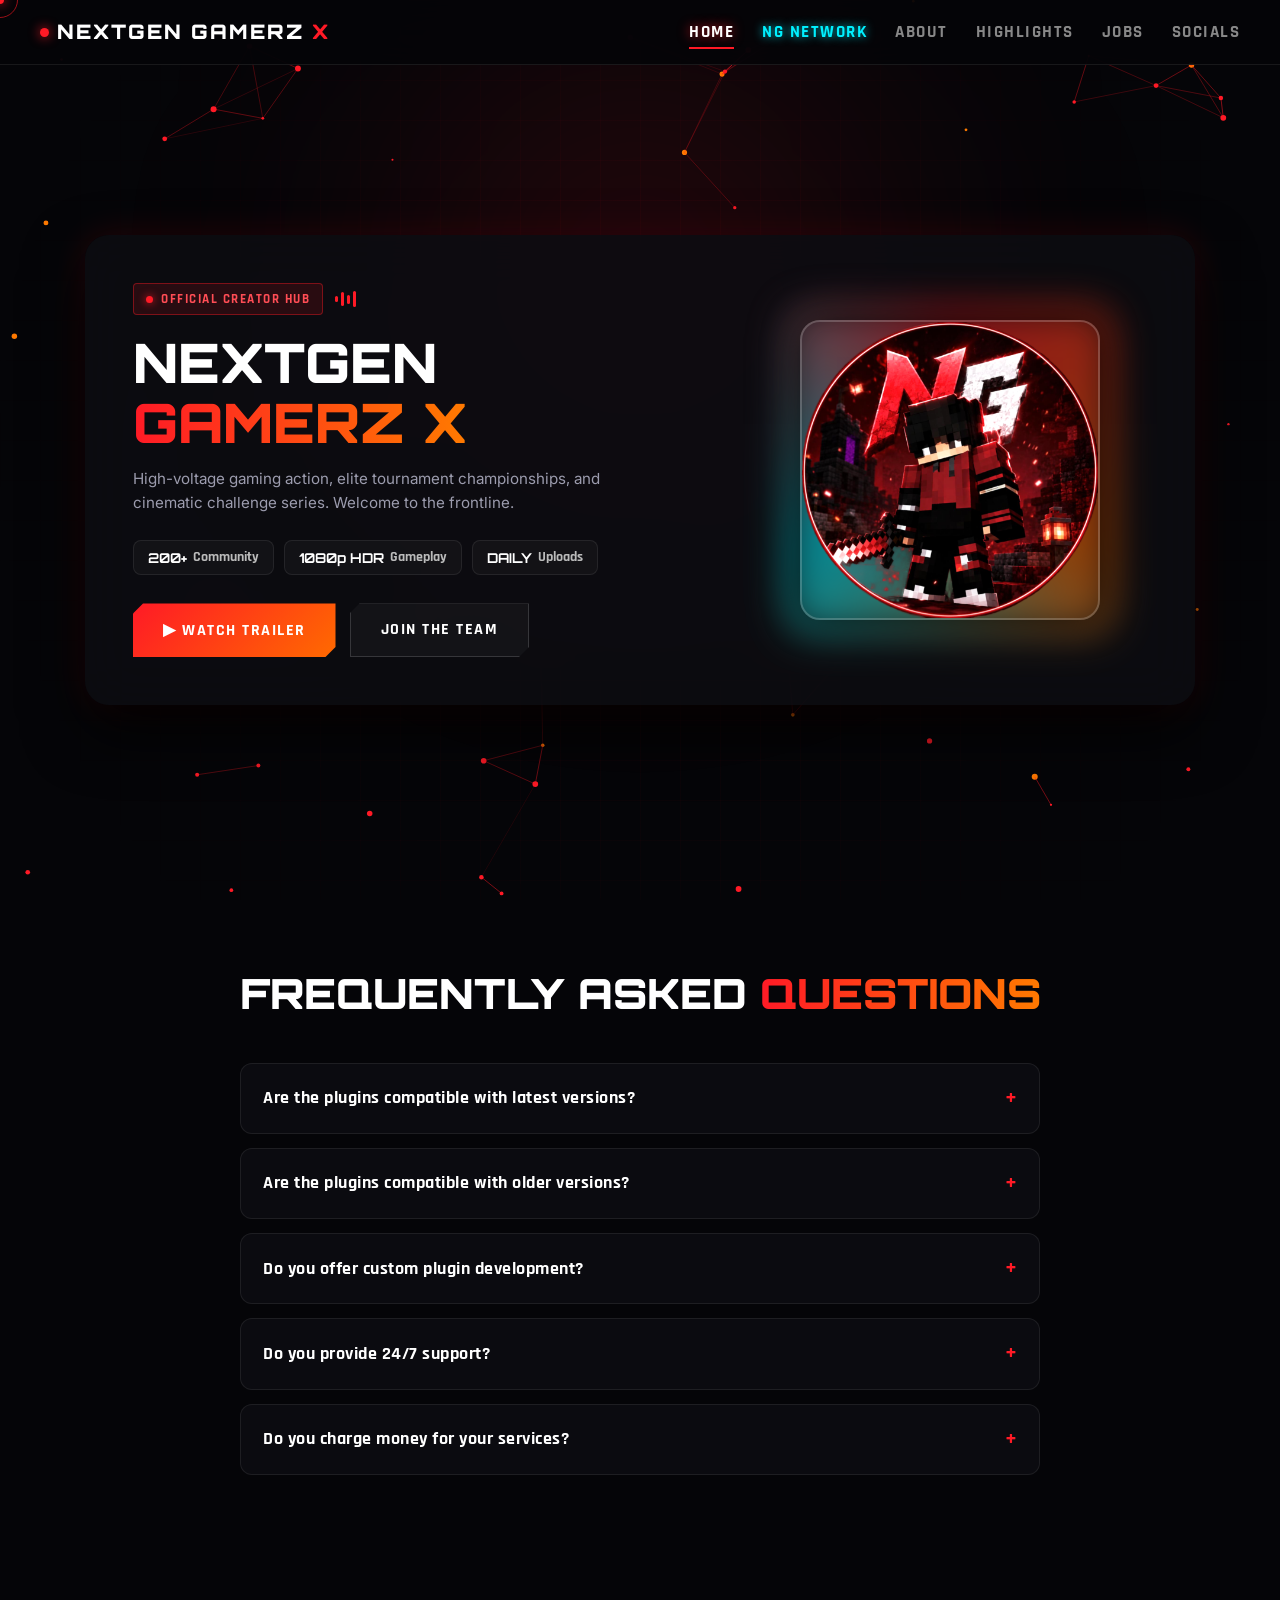
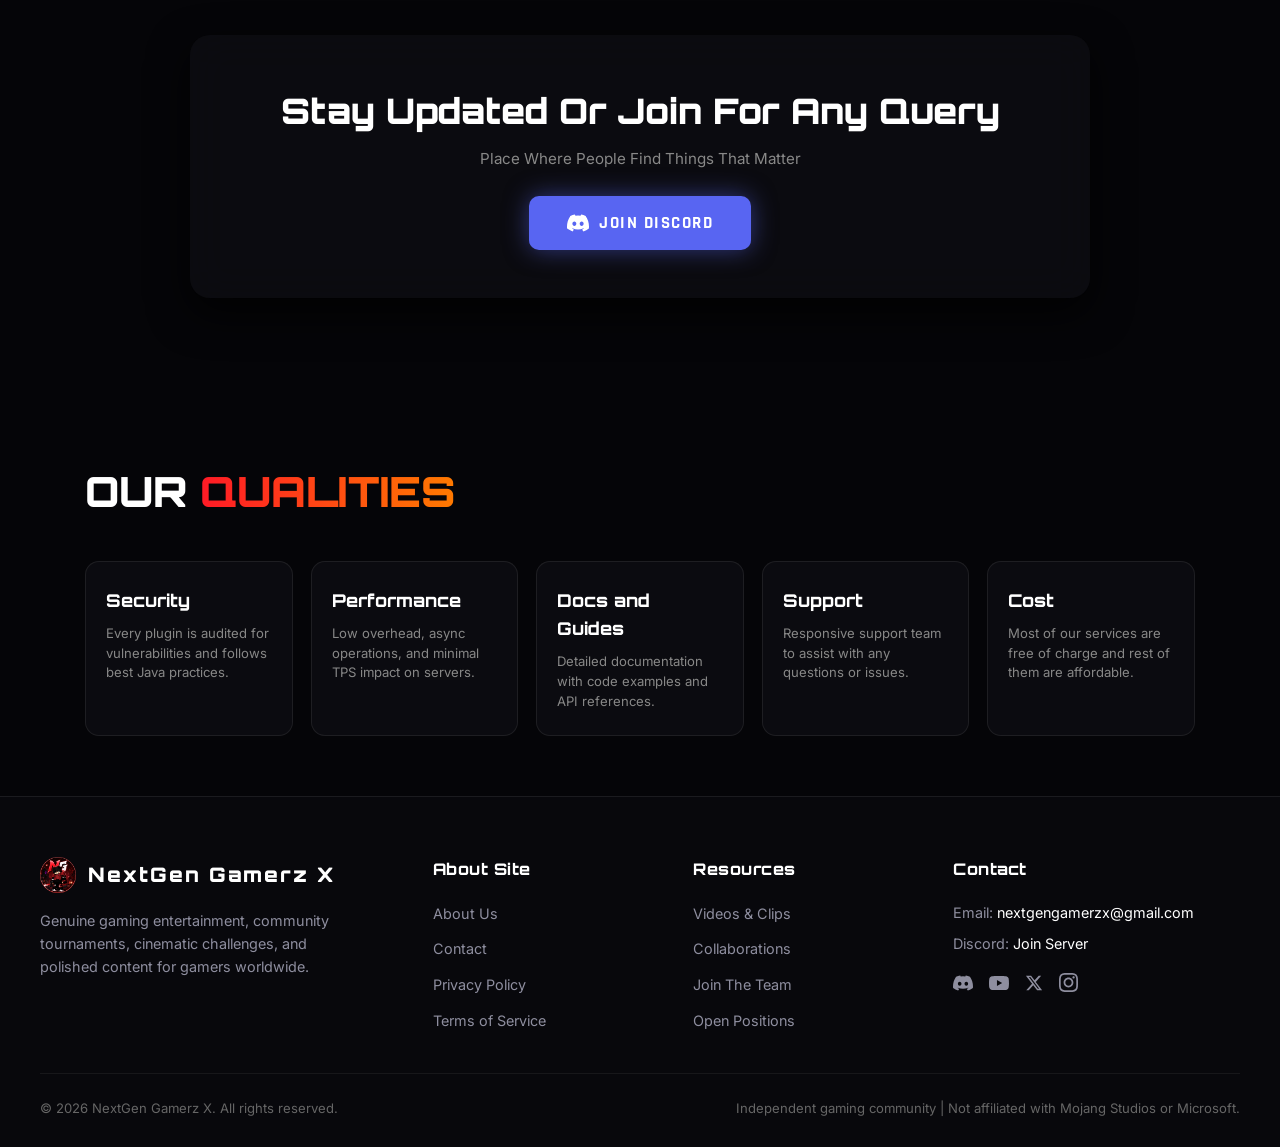
<file: index.html>
<!DOCTYPE html>
<html lang="en">
<head>
  <meta charset="UTF-8" />
  <meta name="viewport" content="width=device-width, initial-scale=1.0, maximum-scale=5.0" />
  <title>NextGen Gamerz X | Official Portal</title>
  
  <!-- Custom Favicon & Touch Icons -->
  <link rel="icon" type="image/png" href="images/favicon32.png" sizes="32x32" />
  <link rel="shortcut icon" href="images/faviconX.png" type="image/x-icon" />
  <link rel="apple-touch-icon" href="images/fevicon180.png" sizes="180x180" />
  <meta name="theme-color" content="#ff1a26" />

  <!-- Google Fonts -->
  <link rel="preconnect" href="https://fonts.googleapis.com">
  <link href="https://fonts.googleapis.com/css2?family=Orbitron:wght@700;800;900&family=Rajdhani:wght@600;700&family=Inter:wght@400;500;600&display=swap" rel="stylesheet">

  <style>
    :root {
      --bg-dark: #050508;
      --card-bg: rgba(13, 13, 18, 0.88);
      --card-solid: #09090e;
      --neon-red: #ff1a26;
      --neon-orange: #ff6a00;
      --neon-cyan: #00f0ff;
      --discord-blue: #5865F2;
      --border-color: rgba(255, 255, 255, 0.08);
      --font-display: 'Orbitron', sans-serif;
      --font-sub: 'Rajdhani', sans-serif;
      --font-body: 'Inter', sans-serif;
    }

    * {
      margin: 0;
      padding: 0;
      box-sizing: border-box;
      -webkit-tap-highlight-color: transparent;
    }

    html, body {
      width: 100%;
      overflow-x: hidden;
      background-color: var(--bg-dark);
      color: #fff;
      font-family: var(--font-body);
      line-height: 1.6;
    }

    /* Scrollbar */
    ::-webkit-scrollbar { width: 8px; }
    ::-webkit-scrollbar-track { background: #030305; }
    ::-webkit-scrollbar-thumb {
      background: linear-gradient(180deg, var(--neon-red), var(--neon-orange));
      border-radius: 4px;
      box-shadow: 0 0 10px rgba(255, 26, 38, 0.7);
    }

    /* Background FX */
    .cyber-floor {
      position: fixed; inset: 0;
      background-image: 
        linear-gradient(to right, rgba(255, 26, 38, 0.035) 1px, transparent 1px),
        linear-gradient(to bottom, rgba(255, 26, 38, 0.035) 1px, transparent 1px);
      background-size: 40px 40px;
      mask-image: radial-gradient(circle at 50% 50%, black 30%, transparent 85%);
      pointer-events: none; z-index: 0;
    }
    .ambient-sphere {
      position: fixed; top: 30%; left: 50%; transform: translate(-50%, -50%);
      width: min(700px, 90vw); height: min(700px, 90vw);
      background: radial-gradient(circle, rgba(255, 26, 38, 0.18) 0%, transparent 70%);
      filter: blur(130px); pointer-events: none; z-index: 0;
      animation: ambientPulse 7s ease-in-out infinite alternate;
    }
    @keyframes ambientPulse {
      0% { transform: translate(-50%, -50%) scale(0.9); opacity: 0.5; }
      100% { transform: translate(-50%, -50%) scale(1.15); opacity: 0.9; }
    }
    #fxCanvas { position: fixed; inset: 0; width: 100%; height: 100%; pointer-events: none; z-index: 0; }

    /* Desktop Dual Cursor */
    @media (min-width: 901px) {
      .cursor-dot {
        width: 8px; height: 8px; background: var(--neon-red);
        border-radius: 50%; position: fixed; pointer-events: none; z-index: 9999;
        transform: translate(-50%, -50%); box-shadow: 0 0 12px var(--neon-red);
        transition: transform 0.08s ease-out;
      }
      .cursor-ring {
        width: 36px; height: 36px; border: 1.5px solid rgba(255, 26, 38, 0.6);
        border-radius: 50%; position: fixed; pointer-events: none; z-index: 9998;
        transform: translate(-50%, -50%); transition: transform 0.15s ease-out, width 0.25s, height 0.25s;
      }
      body.hovering .cursor-ring {
        width: 55px; height: 55px; border-color: var(--neon-cyan); background: rgba(0, 240, 255, 0.06);
      }
    }
    @media (max-width: 900px) {
      .cursor-dot, .cursor-ring { display: none !important; }
    }

    /* Navbar */
    .navbar {
      position: fixed; top: 0; left: 0; width: 100%; z-index: 1000;
      background: rgba(5, 5, 8, 0.9); backdrop-filter: blur(20px);
      border-bottom: 1px solid var(--border-color); padding: 16px 24px;
    }
    .nav-container { max-width: 1200px; margin: 0 auto; display: flex; justify-content: space-between; align-items: center; }
    .brand-logo {
      font-family: var(--font-display); font-size: 1.25rem; font-weight: 900; letter-spacing: 2px;
      color: #fff; text-decoration: none; display: flex; align-items: center; gap: 8px;
    }
    .brand-logo .pulse-dot {
      width: 9px; height: 9px; background: var(--neon-red); border-radius: 50%;
      box-shadow: 0 0 12px var(--neon-red); animation: dotBlink 1.4s infinite alternate;
    }
    @keyframes dotBlink { 0% { opacity: 0.4; } 100% { opacity: 1; box-shadow: 0 0 20px var(--neon-red); } }
    .nav-links { display: flex; gap: 28px; list-style: none; }
    .nav-links a {
      font-family: var(--font-sub); font-weight: 700; font-size: 1.05rem; letter-spacing: 1.5px;
      text-transform: uppercase; text-decoration: none; color: #888; transition: color 0.3s;
    }
    .nav-links a:hover, .nav-links a.active { color: #fff; border-bottom: 2px solid var(--neon-red); padding-bottom: 4px; text-shadow: 0 0 12px rgba(255, 26, 38, 0.8); }
    
    .menu-toggle { display: none; background: none; border: none; color: #fff; font-size: 1.6rem; cursor: pointer; }
    .mobile-menu {
      display: none; position: fixed; top: 65px; left: 0; width: 100%; background: #08080c;
      border-bottom: 1px solid rgba(255, 255, 255, 0.1); flex-direction: column; padding: 20px 24px; z-index: 999;
    }
    .mobile-menu.open { display: flex; }
    .mobile-menu a {
      padding: 12px 0; text-decoration: none; color: #ccc; font-family: var(--font-sub);
      font-weight: 700; text-transform: uppercase; border-bottom: 1px solid #14141c;
    }

    /* Section Wrap */
    .section-wrap {
      position: relative; z-index: 1; max-width: 1150px; width: 100%;
      margin: 0 auto; padding: 60px 20px;
    }
    .hero-section {
      min-height: 100vh; display: flex; align-items: center; justify-content: center;
      padding-top: 100px;
    }

    /* Hero Card */
    .hero-card {
      position: relative; display: grid; grid-template-columns: 1.25fr 0.85fr; gap: 40px;
      background: var(--card-bg); border-radius: 24px; padding: 48px; backdrop-filter: blur(25px);
      box-shadow: 0 25px 60px rgba(0, 0, 0, 0.9), 0 0 35px rgba(255, 26, 38, 0.15);
      align-items: center; width: 100%; overflow: hidden;
    }
    .hero-card::before, .discord-card::before {
      content: ''; position: absolute; inset: -2px; border-radius: 26px; padding: 2px;
      background: linear-gradient(90deg, transparent 40%, var(--neon-red), var(--neon-orange), transparent 60%);
      background-size: 300% 300%;
      -webkit-mask: linear-gradient(#fff 0 0) content-box, linear-gradient(#fff 0 0);
      mask: linear-gradient(#fff 0 0) content-box, linear-gradient(#fff 0 0);
      -webkit-mask-composite: xor; mask-composite: exclude;
      animation: laserBorder 5s linear infinite; pointer-events: none;
    }
    @keyframes laserBorder { 0% { background-position: 0% 50%; } 100% { background-position: 300% 50%; } }

    .status-row { display: flex; align-items: center; gap: 12px; margin-bottom: 18px; flex-wrap: wrap; }
    .badge-live {
      display: inline-flex; align-items: center; gap: 8px; background: rgba(255, 26, 38, 0.12);
      border: 1px solid rgba(255, 26, 38, 0.4); padding: 5px 12px; border-radius: 4px;
      font-family: var(--font-sub); font-size: 0.8rem; font-weight: 700; letter-spacing: 1.5px;
      color: #ff4d55; text-transform: uppercase;
    }
    .visualizer { display: flex; align-items: center; gap: 3px; height: 16px; }
    .visualizer-bar {
      width: 3px; background: var(--neon-red); border-radius: 2px;
      animation: equalize 1.2s ease-in-out infinite alternate;
    }
    .visualizer-bar:nth-child(1) { height: 6px; }
    .visualizer-bar:nth-child(2) { height: 14px; animation-delay: 0.3s; }
    .visualizer-bar:nth-child(3) { height: 9px; animation-delay: 0.15s; }
    .visualizer-bar:nth-child(4) { height: 16px; animation-delay: 0.45s; }
    @keyframes equalize { 0% { height: 4px; opacity: 0.4; } 100% { height: 16px; opacity: 1; } }

    .hero-title {
      font-family: var(--font-display); font-size: clamp(2rem, 5vw, 3.4rem);
      font-weight: 900; line-height: 1.1; text-transform: uppercase; margin-bottom: 14px;
    }
    .shimmer-text {
      background: linear-gradient(90deg, #ff1a26, #ff7a00, #00f0ff, #ff1a26);
      background-size: 300% auto; background-clip: text; color: transparent; -webkit-background-clip: text;
      animation: textShimmer 4s ease infinite;
    }
    @keyframes textShimmer {
      0% { background-position: 0% 50%; } 50% { background-position: 100% 50%; } 100% { background-position: 0% 50%; }
    }
    .hero-desc { color: #9c9cae; font-size: 0.95rem; line-height: 1.6; margin-bottom: 24px; max-width: 480px; }

    .mini-stats { display: flex; gap: 10px; margin-bottom: 28px; flex-wrap: wrap; }
    .stat-pill {
      background: rgba(255, 255, 255, 0.03); border: 1px solid rgba(255, 255, 255, 0.08);
      padding: 6px 14px; border-radius: 8px; font-family: var(--font-sub); font-size: 0.85rem; font-weight: 700;
      display: flex; align-items: center; gap: 6px; color: #bbb;
    }
    .stat-pill strong { color: #fff; font-family: var(--font-display); }

    .btn-group { display: flex; gap: 14px; flex-wrap: wrap; }
    .cyber-btn {
      position: relative; display: inline-flex; align-items: center; justify-content: center;
      padding: 13px 30px; font-family: var(--font-sub); font-size: 1rem; font-weight: 700;
      letter-spacing: 1.5px; text-transform: uppercase; color: #fff; text-decoration: none;
      background: linear-gradient(135deg, var(--neon-red), var(--neon-orange));
      clip-path: polygon(10px 0, 100% 0, 100% calc(100% - 10px), calc(100% - 10px) 100%, 0 100%, 0 10px);
      box-shadow: 0 0 25px rgba(255, 26, 38, 0.4); transition: all 0.3s; cursor: pointer; border: none;
    }
    .cyber-btn:hover { transform: translateY(-3px); box-shadow: 0 0 40px rgba(255, 26, 38, 0.8); }
    .cyber-btn-outline {
      background: rgba(255, 255, 255, 0.03); border: 1px solid rgba(255, 255, 255, 0.15); box-shadow: none;
    }
    .cyber-btn-outline:hover { border-color: #fff; background: rgba(255, 255, 255, 0.08); }

    .avatar-container { position: relative; width: 100%; max-width: 300px; aspect-ratio: 1; margin: 0 auto; }
    .energy-ring {
      position: absolute; inset: -12px;
      background: conic-gradient(from 0deg, var(--neon-red), var(--neon-orange), var(--neon-cyan), var(--neon-red));
      border-radius: 24px; filter: blur(20px); opacity: 0.55;
      animation: rotateEnergy 5s linear infinite; z-index: 0;
    }
    @keyframes rotateEnergy { 0% { transform: rotate(0deg); } 100% { transform: rotate(360deg); } }
    .avatar-frame {
      position: relative; z-index: 1; width: 100%; height: 100%; border-radius: 20px;
      overflow: hidden; border: 2px solid rgba(255, 255, 255, 0.2); box-shadow: 0 0 35px rgba(0, 0, 0, 0.9);
    }
    .avatar-frame img { width: 100%; height: 100%; object-fit: cover; display: block; }

    /* FAQ Section */
    .section-title {
      font-family: var(--font-display); font-size: clamp(1.8rem, 4vw, 2.6rem); font-weight: 900;
      text-align: center; text-transform: uppercase; margin-bottom: 36px;
    }
    .faq-container { max-width: 800px; margin: 0 auto; display: flex; flex-direction: column; gap: 14px; }
    .faq-item {
      background: var(--card-bg); border: 1px solid var(--border-color); border-radius: 12px;
      overflow: hidden; transition: all 0.3s;
    }
    .faq-item:hover, .faq-item.open { border-color: var(--neon-red); box-shadow: 0 0 20px rgba(255, 26, 38, 0.15); }
    .faq-question {
      padding: 18px 22px; cursor: pointer; display: flex; justify-content: space-between; align-items: center;
      font-family: var(--font-sub); font-size: 1.1rem; font-weight: 700; color: #fff; letter-spacing: 0.5px;
    }
    .faq-icon { color: var(--neon-red); font-size: 1.3rem; transition: transform 0.3s; font-weight: 900; }
    .faq-item.open .faq-icon { transform: rotate(45deg); color: var(--neon-orange); }
    .faq-answer {
      max-height: 0; overflow: hidden; transition: max-height 0.35s ease-out, padding 0.3s;
      padding: 0 22px; color: #9c9cae; font-size: 0.9rem; line-height: 1.6;
    }
    .faq-item.open .faq-answer { max-height: 180px; padding-bottom: 18px; }

    /* Discord Banner */
    .discord-card {
      position: relative; background: var(--card-bg); border-radius: 20px; padding: 48px 24px;
      text-align: center; max-width: 900px; margin: 40px auto; overflow: hidden;
      backdrop-filter: blur(20px); box-shadow: 0 15px 40px rgba(0, 0, 0, 0.8);
    }
    .discord-title {
      font-family: var(--font-display); font-size: clamp(1.4rem, 3.5vw, 2.2rem); font-weight: 900;
      margin-bottom: 8px; color: #fff;
    }
    .discord-sub { color: #888; font-size: 0.95rem; margin-bottom: 24px; }
    .btn-discord {
      background: var(--discord-blue); color: #fff; text-decoration: none; font-family: var(--font-sub);
      font-size: 1.05rem; font-weight: 700; letter-spacing: 1.5px; text-transform: uppercase;
      padding: 14px 38px; border-radius: 10px; display: inline-flex; align-items: center; gap: 10px;
      box-shadow: 0 0 25px rgba(88, 101, 242, 0.5); transition: transform 0.2s, box-shadow 0.2s;
    }
    .btn-discord:hover { transform: translateY(-3px); box-shadow: 0 0 40px rgba(88, 101, 242, 0.9); }

    /* Qualities Grid */
    .qualities-grid {
      display: grid; grid-template-columns: repeat(auto-fit, minmax(200px, 1fr)); gap: 18px;
    }
    .quality-card {
      background: var(--card-bg); border: 1px solid var(--border-color); border-radius: 14px;
      padding: 24px 20px; transition: all 0.3s;
    }
    .quality-card:hover {
      border-color: var(--neon-red); transform: translateY(-5px);
      box-shadow: 0 10px 25px rgba(255, 26, 38, 0.2);
    }
    .quality-card h4 {
      font-family: var(--font-display); font-size: 1.1rem; font-weight: 800;
      margin-bottom: 10px; color: #fff;
    }
    .quality-card p { font-size: 0.82rem; color: #888; line-height: 1.5; }

    /* Video Modal */
    .video-modal {
      display: none; position: fixed; inset: 0; z-index: 10000;
      background: rgba(0, 0, 0, 0.88); backdrop-filter: blur(12px);
      align-items: center; justify-content: center; padding: 20px;
    }
    .video-modal.active { display: flex; }
    .modal-content {
      position: relative; width: 100%; max-width: 800px; aspect-ratio: 16/9;
      background: #000; border-radius: 16px; overflow: hidden;
      border: 2px solid var(--neon-red); box-shadow: 0 0 40px rgba(255, 26, 38, 0.6);
    }
    .modal-content iframe { width: 100%; height: 100%; border: none; }
    .close-modal {
      position: absolute; top: -45px; right: 0; color: #fff; font-size: 2rem;
      cursor: pointer; background: none; border: none; font-weight: 900;
    }

    /* ================= FULLY STYLED COMMUNITY FOOTER ================= */
    .site-footer { position: relative; z-index: 10; background: #08080c; border-top: 1px solid rgba(255, 255, 255, 0.08); padding: 60px 24px 28px; width: 100%; }
    .footer-container { max-width: 1200px; margin: 0 auto; }
    .footer-grid { display: grid; grid-template-columns: 1.6fr 1fr 1fr 1.3fr; gap: 40px; padding-bottom: 40px; border-bottom: 1px solid rgba(255, 255, 255, 0.06); }
    .footer-brand .brand-logo { font-family: var(--font-display); font-size: 1.25rem; font-weight: 900; color: #fff; display: flex; align-items: center; gap: 12px; text-decoration: none; margin-bottom: 16px; }
    .footer-brand .brand-img { width: 36px; height: 36px; }
    .footer-brand p { color: #8e8e9f; font-size: 0.9rem; line-height: 1.6; max-width: 320px; }
    .footer-col h4 { font-family: var(--font-display); font-size: 1rem; font-weight: 800; color: #fff; margin-bottom: 18px; letter-spacing: 0.5px; }
    .footer-col ul { list-style: none !important; padding: 0 !important; margin: 0 !important; display: flex; flex-direction: column; gap: 10px; }
    .footer-col ul li { list-style: none !important; }
    .footer-col ul li a { color: #8e8e9f; text-decoration: none; font-size: 0.9rem; transition: color 0.25s, transform 0.25s; display: inline-block; }
    .footer-col ul li a:hover { color: #fff; transform: translateX(4px); text-shadow: 0 0 10px rgba(255, 26, 38, 0.7); }
    .footer-contact p { color: #8e8e9f; font-size: 0.9rem; margin-bottom: 8px; }
    .footer-contact a { color: #fff; text-decoration: none; transition: color 0.2s; }
    .footer-contact a:hover { color: var(--neon-red); }
    .social-icons-row { display: flex; gap: 16px; margin-top: 18px; }
    .social-icons-row a { color: #8e8e9f; display: flex; align-items: center; justify-content: center; transition: color 0.3s, transform 0.3s; text-decoration: none; }
    .social-icons-row a:hover { color: var(--neon-red); transform: translateY(-3px); filter: drop-shadow(0 0 8px var(--neon-red)); }
    .footer-bottom { display: flex; justify-content: space-between; align-items: center; padding-top: 24px; font-size: 0.82rem; color: #666; flex-wrap: wrap; gap: 12px; }

    @media (max-width: 900px) {
      .nav-links { display: none; } .menu-toggle { display: block; }
      .error-card { padding: 36px 20px; }
      .footer-grid { grid-template-columns: 1fr 1fr; gap: 30px; }
    }
    @media (max-width: 600px) {
      .footer-grid { grid-template-columns: 1fr; gap: 28px; }
      .footer-bottom { flex-direction: column; text-align: center; }
    }
  </style>
</head>
<body>

  <!-- Custom Cyber Cursors (Desktop) -->
  <div class="cursor-dot" id="cursorDot"></div>
  <div class="cursor-ring" id="cursorRing"></div>

  <!-- Background Lighting & Canvas -->
  <div class="ambient-sphere"></div>
  <div class="cyber-floor"></div>
  <canvas id="fxCanvas"></canvas>

  <!-- Top Navigation Bar -->
  <nav class="navbar">
    <div class="nav-container">
      <a href="index.html" class="brand-logo">
        <span class="pulse-dot"></span> NEXTGEN GAMERZ <span style="color:var(--neon-red)">X</span>
      </a>
      <ul class="nav-links">
        <li><a href="index.html" class="active">Home</a></li>
        <li><a href="network.html" style="color:var(--neon-cyan); text-shadow: 0 0 10px rgba(0,240,255,0.8);">NG Network</a></li>
        <li><a href="about.html">About</a></li>
        <li><a href="highlights.html">Highlights</a></li>
        <li><a href="jobs.html">Jobs</a></li>
        <li><a href="socials.html">Socials</a></li>
      </ul>
      <button class="menu-toggle" id="menuToggle" aria-label="Toggle Navigation">☰</button>
    </div>
  </nav>

  <!-- Mobile Dropdown Menu -->
  <div class="mobile-menu" id="mobileMenu">
    <a href="index.html">Home</a>
    <a href="network.html" style="color:var(--neon-cyan);">NG Network</a>
    <a href="about.html">About</a>
    <a href="highlights.html">Highlights</a>
    <a href="jobs.html">Jobs</a>
    <a href="socials.html">Socials</a>
  </div>

  <!-- ================= 1. HERO SECTION ================= -->
  <main class="section-wrap hero-section">
    <div class="hero-card">
      <div class="hero-content">
        
        <div class="status-row">
          <div class="badge-live">
            <span style="display:inline-block; width:7px; height:7px; background:#ff1a26; border-radius:50%; box-shadow:0 0 8px #ff1a26;"></span>
            Official Creator Hub
          </div>
          <div class="visualizer">
            <div class="visualizer-bar"></div>
            <div class="visualizer-bar"></div>
            <div class="visualizer-bar"></div>
            <div class="visualizer-bar"></div>
          </div>
        </div>

        <h1 class="hero-title">NEXTGEN<br /><span class="shimmer-text">GAMERZ X</span></h1>
        
        <p class="hero-desc">
          High-voltage gaming action, elite tournament championships, and cinematic challenge series. Welcome to the frontline.
        </p>

        <div class="mini-stats">
          <div class="stat-pill"><strong>200+</strong> Community</div>
          <div class="stat-pill"><strong>1080p HDR</strong> Gameplay</div>
          <div class="stat-pill"><strong>DAILY</strong> Uploads</div>
        </div>

        <div class="btn-group">
          <button class="cyber-btn" id="openVideoBtn">▶ Watch Trailer</button>
          <a href="jobs.html" class="cyber-btn cyber-btn-outline">Join The Team</a>
        </div>
      </div>

      <div class="avatar-container">
        <div class="energy-ring"></div>
        <div class="avatar-frame">
          <img src="images/NextGen_Mascot.png" alt="NextGen Mascot" onerror="this.src='https://images.unsplash.com/photo-1542751371-adc38448a05e?auto=format&fit=crop&w=600&q=80'" />
        </div>
      </div>
    </div>
  </main>

  <!-- ================= 2. FAQ SECTION ================= -->
  <section class="section-wrap">
    <h2 class="section-title">Frequently Asked <span class="shimmer-text">Questions</span></h2>
    <div class="faq-container">
      
      <div class="faq-item">
        <div class="faq-question">
          <span>Are the plugins compatible with latest versions?</span>
          <span class="faq-icon">+</span>
        </div>
        <div class="faq-answer">
          Yes! All our custom plugins and mods are rigorously tested for modern stable builds, with ongoing zero-day update patches.
        </div>
      </div>

      <div class="faq-item">
        <div class="faq-question">
          <span>Are the plugins compatible with older versions?</span>
          <span class="faq-icon">+</span>
        </div>
        <div class="faq-answer">
          Legacy backwards compatibility is maintained through modular fallback hooks across supported long-term support versions.
        </div>
      </div>

      <div class="faq-item">
        <div class="faq-question">
          <span>Do you offer custom plugin development?</span>
          <span class="faq-icon">+</span>
        </div>
        <div class="faq-answer">
          Yes, our developer team handles tailored event mechanics, mini-game systems, and high-performance server network setups.
        </div>
      </div>

      <div class="faq-item">
        <div class="faq-question">
          <span>Do you provide 24/7 support?</span>
          <span class="faq-icon">+</span>
        </div>
        <div class="faq-answer">
          Direct community and ticket support is available 24/7 on our official verified Discord server.
        </div>
      </div>

      <div class="faq-item">
        <div class="faq-question">
          <span>Do you charge money for your services?</span>
          <span class="faq-icon">+</span>
        </div>
        <div class="faq-answer">
          Most of our public resources and community events are 100% free. Bespoke corporate/event commissions are priced affordably.
        </div>
      </div>

    </div>
  </section>

  <!-- ================= 3. DISCORD CTA BANNER CARD ================= -->
  <section class="section-wrap">
    <div class="discord-card">
      <h2 class="discord-title">Stay Updated Or Join For Any Query</h2>
      <p class="discord-sub">Place Where People Find Things That Matter</p>
      <a href="https://discord.com/invite/VWnrdzvT59" target="_blank" class="btn-discord">
        <svg width="22" height="22" viewBox="0 0 24 24" fill="currentColor"><path d="M20.317 4.37a19.791 19.791 0 0 0-4.885-1.515.074.074 0 0 0-.079.037c-.21.375-.444.864-.608 1.25a18.27 18.27 0 0 0-5.487 0 12.64 12.64 0 0 0-.617-1.25.077.077 0 0 0-.079-.037A19.736 19.736 0 0 0 3.677 4.37a.07.07 0 0 0-.032.027C.533 9.046-.32 13.58.099 18.057a.082.082 0 0 0 .031.057 19.9 19.9 0 0 0 5.993 3.03.078.078 0 0 0 .084-.028c.462-.63.874-1.295 1.226-1.994.021-.041.001-.09-.041-.106a13.107 13.107 0 0 1-1.872-.892.077.077 0 0 1-.008-.128 10.2 10.2 0 0 0 .372-.292.074.074 0 0 1 .077-.01c3.929 1.793 8.18 1.793 12.061 0a.074.074 0 0 1 .078.01c.12.098.246.198.373.292a.077.077 0 0 1-.006.127 12.299 12.299 0 0 1-1.873.893.077.077 0 0 0-.041.107c.36.698.772 1.362 1.225 1.993a.076.076 0 0 0 .084.028 19.839 19.839 0 0 0 6.002-3.03.077.077 0 0 0 .032-.054c.5-5.177-.838-9.674-3.549-13.66a.061.061 0 0 0-.031-.028zM8.02 15.33c-1.183 0-2.157-1.085-2.157-2.419 0-1.333.956-2.419 2.157-2.419 1.21 0 2.176 1.096 2.157 2.42 0 1.333-.956 2.418-2.157 2.418zm7.975 0c-1.183 0-2.157-1.085-2.157-2.419 0-1.333.955-2.419 2.157-2.419 1.21 0 2.176 1.096 2.157 2.42 0 1.333-.946 2.418-2.157 2.418z"/></svg>
        Join Discord
      </a>
    </div>
  </section>

  <!-- ================= 4. OUR QUALITIES SECTION ================= -->
  <section class="section-wrap">
    <h2 class="section-title" style="text-align: left;">Our <span class="shimmer-text">Qualities</span></h2>
    <div class="qualities-grid">
      
      <div class="quality-card">
        <h4>Security</h4>
        <p>Every plugin is audited for vulnerabilities and follows best Java practices.</p>
      </div>

      <div class="quality-card">
        <h4>Performance</h4>
        <p>Low overhead, async operations, and minimal TPS impact on servers.</p>
      </div>

      <div class="quality-card">
        <h4>Docs and Guides</h4>
        <p>Detailed documentation with code examples and API references.</p>
      </div>

      <div class="quality-card">
        <h4>Support</h4>
        <p>Responsive support team to assist with any questions or issues.</p>
      </div>

      <div class="quality-card">
        <h4>Cost</h4>
        <p>Most of our services are free of charge and rest of them are affordable.</p>
      </div>

    </div>
  </section>

  <!-- ================= 5. YOUTUBE VIDEO POPUP MODAL ================= -->
  <div class="video-modal" id="videoModal">
    <div class="modal-content">
      <button class="close-modal" id="closeVideoBtn">&times;</button>
      <iframe id="videoIframe" src="" allow="accelerometer; autoplay; clipboard-write; encrypted-media; gyroscope; picture-in-picture" allowfullscreen></iframe>
    </div>
  </div>

  <!-- ================= 6. FOOTER STYLE COMMUNITY FOOTER ================= -->
  <footer class="site-footer">
    <div class="footer-container">
      
      <div class="footer-grid">
        
        <!-- Column 1: Brand & Bio -->
        <div class="footer-brand">
          <a href="index.html" class="brand-logo">
            <img src="images/logo.png" alt="NextGen Gamerz X Logo" class="brand-img" onerror="this.style.display='none'" />
            <span>NextGen Gamerz X</span>
          </a>
          <p>
            Genuine gaming entertainment, community tournaments, cinematic challenges, and polished content for gamers worldwide.
          </p>
        </div>

        <!-- Column 2: About Site -->
        <div class="footer-col">
          <h4>About Site</h4>
          <ul>
            <li><a href="about.html">About Us</a></li>
            <li><a href="socials.html">Contact</a></li>
            <li><a href="privacy.html">Privacy Policy</a></li>
            <li><a href="terms.html">Terms of Service</a></li>
          </ul>
        </div>

        <!-- Column 3: Resources -->
        <div class="footer-col">
          <h4>Resources</h4>
          <ul>
            <li><a href="highlights.html">Videos & Clips</a></li>
            <li><a href="highlights.html">Collaborations</a></li>
            <li><a href="jobs.html">Join The Team</a></li>
            <li><a href="jobs.html">Open Positions</a></li>
          </ul>
        </div>

        <!-- Column 4: Contact & Socials -->
        <div class="footer-col footer-contact">
          <h4>Contact</h4>
          <p>Email: <a href="mailto:nextgengamerzx@gmail.com">nextgengamerzx@gmail.com</a></p>
          <p>Discord: <a href="https://discord.com/invite/VWnrdzvT59" target="_blank">Join Server</a></p>

          <div class="social-icons-row">
            <!-- Discord -->
            <a href="https://discord.com/invite/VWnrdzvT59" target="_blank" aria-label="Discord">
              <svg width="20" height="20" fill="currentColor" viewBox="0 0 24 24"><path d="M20.317 4.37a19.791 19.791 0 0 0-4.885-1.515.074.074 0 0 0-.079.037c-.21.375-.444.864-.608 1.25a18.27 18.27 0 0 0-5.487 0 12.64 12.64 0 0 0-.617-1.25.077.077 0 0 0-.079-.037A19.736 19.736 0 0 0 3.677 4.37a.07.07 0 0 0-.032.027C.533 9.046-.32 13.58.099 18.057a.082.082 0 0 0 .031.057 19.9 19.9 0 0 0 5.993 3.03.078.078 0 0 0 .084-.028c.462-.63.874-1.295 1.226-1.994.021-.041.001-.09-.041-.106a13.107 13.107 0 0 1-1.872-.892.077.077 0 0 1-.008-.128 10.2 10.2 0 0 0 .372-.292.074.074 0 0 1 .077-.01c3.929 1.793 8.18 1.793 12.061 0a.074.074 0 0 1 .078.01c.12.098.246.198.373.292a.077.077 0 0 1-.006.127 12.299 12.299 0 0 1-1.873.893.077.077 0 0 0-.041.107c.36.698.772 1.362 1.225 1.993a.076.076 0 0 0 .084.028 19.839 19.839 0 0 0 6.002-3.03.077.077 0 0 0 .032-.054c.5-5.177-.838-9.674-3.549-13.66a.061.061 0 0 0-.031-.028zM8.02 15.33c-1.183 0-2.157-1.085-2.157-2.419 0-1.333.956-2.419 2.157-2.419 1.21 0 2.176 1.096 2.157 2.42 0 1.333-.956 2.418-2.157 2.418zm7.975 0c-1.183 0-2.157-1.085-2.157-2.419 0-1.333.955-2.419 2.157-2.419 1.21 0 2.176 1.096 2.157 2.42 0 1.333-.946 2.418-2.157 2.418z"/></svg>
            </a>
            <!-- YouTube -->
            <a href="https://www.youtube.com/@NextGenGamerzX" target="_blank" aria-label="YouTube">
              <svg width="20" height="20" fill="currentColor" viewBox="0 0 24 24"><path d="M23.498 6.186a3.016 3.016 0 0 0-2.122-2.136C19.505 3.545 12 3.545 12 3.545s-7.505 0-9.377.505A3.017 3.017 0 0 0 .502 6.186C0 8.07 0 12 0 12s0 3.93.502 5.814a3.016 3.016 0 0 0 2.122 2.136c1.871.505 9.376.505 9.376.505s7.505 0 9.377-.505a3.015 3.015 0 0 0 2.122-2.136C24 15.93 24 12 24 12s0-3.93-.502-5.814zM9.545 15.568V8.432L15.818 12l-6.273 3.568z"/></svg>
            </a>
            <!-- Telegram / X -->
            <a href="https://t.me/NextGenGamerzOfficial" target="_blank" aria-label="Telegram">
              <svg width="18" height="18" fill="currentColor" viewBox="0 0 24 24"><path d="M18.244 2.25h3.308l-7.227 8.26 8.502 11.24H16.17l-5.214-6.817L4.99 21.75H1.68l7.73-8.835L1.254 2.25H8.08l4.713 6.231zm-1.161 17.52h1.833L7.084 4.126H5.117z"/></svg>
            </a>
            <!-- Instagram -->
            <a href="https://www.instagram.com/nextgen.gamerzx/" target="_blank" aria-label="Instagram">
              <svg width="19" height="19" fill="currentColor" viewBox="0 0 24 24"><path d="M12 2.163c3.204 0 3.584.012 4.85.07 3.252.148 4.771 1.691 4.919 4.919.058 1.265.069 1.645.069 4.849 0 3.205-.012 3.584-.069 4.849-.149 3.225-1.664 4.771-4.919 4.919-1.266.058-1.644.07-4.85.07-3.204 0-3.584-.012-4.849-.07-3.26-.149-4.771-1.699-4.919-4.92-.058-1.265-.07-1.644-.07-4.849 0-3.204.013-3.583.07-4.849.149-3.227 1.664-4.771 4.919-4.919 1.266-.057 1.645-.069 4.849-.069zm0-2.163c-3.259 0-3.667.014-4.947.072-4.358.2-6.78 2.618-6.98 6.98-.059 1.281-.073 1.689-.073 4.948 0 3.259.014 3.668.072 4.948.2 4.358 2.618 6.78 6.98 6.98 1.281.058 1.689.072 4.948.072 3.259 0 3.668-.014 4.948-.072 4.354-.2 6.782-2.618 6.979-6.98.059-1.28.073-1.689.073-4.948 0-3.259-.014-3.667-.072-4.947-.196-4.354-2.617-6.78-6.979-6.98-1.281-.059-1.69-.073-4.949-.073zm0 5.838c-3.403 0-6.162 2.759-6.162 6.162s2.759 6.163 6.162 6.163 6.162-2.759 6.162-6.163c0-3.403-2.759-6.162-6.162-6.162zm0 10.162c-2.209 0-4-1.79-4-4 0-2.209 1.791-4 4-4s4 1.791 4 4c0 2.21-1.791 4-4 4zm6.406-11.845c-.796 0-1.441.645-1.441 1.44s.645 1.44 1.441 1.44c.795 0 1.439-.645 1.439-1.44s-.644-1.44-1.439-1.44z"/></svg>
            </a>
          </div>
        </div>

      </div>

      <!-- Bottom Strip -->
      <div class="footer-bottom">
        <div>© 2026 NextGen Gamerz X. All rights reserved.</div>
        <div>Independent gaming community | Not affiliated with Mojang Studios or Microsoft.</div>
      </div>

    </div>
  </footer>

  <!-- ================= JAVASCRIPT ================= -->
  <script>
    // 1. Web Audio Synth Effects
    const AudioContext = window.AudioContext || window.webkitAudioContext;
    let audioCtx;
    function playCyberBeep(freq = 800, type = 'sine', duration = 0.04) {
      if (!audioCtx) audioCtx = new AudioContext();
      if (audioCtx.state === 'suspended') audioCtx.resume();
      const osc = audioCtx.createOscillator();
      const gain = audioCtx.createGain();
      osc.type = type;
      osc.frequency.setValueAtTime(freq, audioCtx.currentTime);
      osc.frequency.exponentialRampToValueAtTime(100, audioCtx.currentTime + duration);
      gain.gain.setValueAtTime(0.04, audioCtx.currentTime);
      gain.gain.exponentialRampToValueAtTime(0.001, audioCtx.currentTime + duration);
      osc.connect(gain);
      gain.connect(audioCtx.destination);
      osc.start();
      osc.stop(audioCtx.currentTime + duration);
    }

    // 2. Cursor Tracker (Desktop)
    const dot = document.getElementById('cursorDot');
    const ring = document.getElementById('cursorRing');
    if (dot && ring) {
      document.addEventListener('mousemove', (e) => {
        dot.style.left = `${e.clientX}px`; dot.style.top = `${e.clientY}px`;
        ring.style.left = `${e.clientX}px`; ring.style.top = `${e.clientY}px`;
      });
      document.querySelectorAll('a, button, .faq-question, .quality-card').forEach(el => {
        el.addEventListener('mouseenter', () => {
          document.body.classList.add('hovering');
          playCyberBeep(900, 'triangle', 0.03);
        });
        el.addEventListener('mouseleave', () => document.body.classList.remove('hovering'));
      });
    }

    // 3. Mobile Navigation Menu Toggle
    document.getElementById('menuToggle').addEventListener('click', () => {
      document.getElementById('mobileMenu').classList.toggle('open');
      playCyberBeep(600, 'sine', 0.05);
    });

    // 4. FAQ Accordion Dropdown Logic
    document.querySelectorAll('.faq-question').forEach(q => {
      q.addEventListener('click', () => {
        const item = q.parentElement;
        const isOpen = item.classList.contains('open');
        document.querySelectorAll('.faq-item').forEach(i => i.classList.remove('open'));
        if (!isOpen) item.classList.add('open');
        playCyberBeep(500, 'sawtooth', 0.04);
      });
    });

    // 5. YouTube Trailer Modal Logic
    const videoModal = document.getElementById('videoModal');
    const openVideoBtn = document.getElementById('openVideoBtn');
    const closeVideoBtn = document.getElementById('closeVideoBtn');
    const videoIframe = document.getElementById('videoIframe');
    const trailerUrl = "https://www.youtube.com/embed//afe4eCZiRZQ?si=1nWKwpIn9mQfwwBl";

    openVideoBtn.addEventListener('click', () => {
      videoIframe.src = trailerUrl;
      videoModal.classList.add('active');
      playCyberBeep(700, 'sine', 0.06);
    });
    closeVideoBtn.addEventListener('click', () => {
      videoModal.classList.remove('active');
      videoIframe.src = "";
    });
    videoModal.addEventListener('click', (e) => {
      if (e.target === videoModal) {
        videoModal.classList.remove('active');
        videoIframe.src = "";
      }
    });

    // 6. Constellation Particle Background
    const canvas = document.getElementById('fxCanvas');
    const ctx = canvas.getContext('2d');
    let particles = [];
    function resizeCanvas() { canvas.width = window.innerWidth; canvas.height = window.innerHeight; }
    resizeCanvas();
    window.addEventListener('resize', resizeCanvas);

    class Node {
      constructor() {
        this.x = Math.random() * canvas.width;
        this.y = Math.random() * canvas.height;
        this.size = Math.random() * 2 + 1;
        this.speedX = Math.random() * 0.8 - 0.4;
        this.speedY = Math.random() * 0.8 - 0.4;
        this.color = Math.random() > 0.35 ? '#ff1a26' : '#ff7a00';
      }
      update() {
        this.x += this.speedX; this.y += this.speedY;
        if (this.x > canvas.width) this.x = 0; else if (this.x < 0) this.x = canvas.width;
        if (this.y > canvas.height) this.y = 0; else if (this.y < 0) this.y = canvas.height;
      }
      draw() {
        ctx.fillStyle = this.color;
        ctx.beginPath();
        ctx.arc(this.x, this.y, this.size, 0, Math.PI * 2);
        ctx.fill();
      }
    }
    for (let i = 0; i < Math.min(Math.floor(window.innerWidth / 16), 75); i++) particles.push(new Node());

    function animate() {
      ctx.clearRect(0, 0, canvas.width, canvas.height);
      particles.forEach(p => { p.update(); p.draw(); });
      for (let a = 0; a < particles.length; a++) {
        for (let b = a; b < particles.length; b++) {
          const dist = ((particles[a].x - particles[b].x) ** 2 + (particles[a].y - particles[b].y) ** 2) ** 0.5;
          if (dist < 110) {
            ctx.strokeStyle = `rgba(255, 26, 38, ${1 - dist / 110 * 0.85})`;
            ctx.lineWidth = 0.6;
            ctx.beginPath();
            ctx.moveTo(particles[a].x, particles[a].y);
            ctx.lineTo(particles[b].x, particles[b].y);
            ctx.stroke();
          }
        }
      }
      requestAnimationFrame(animate);
    }
    animate();
  </script>
</body>
</html>
</file>
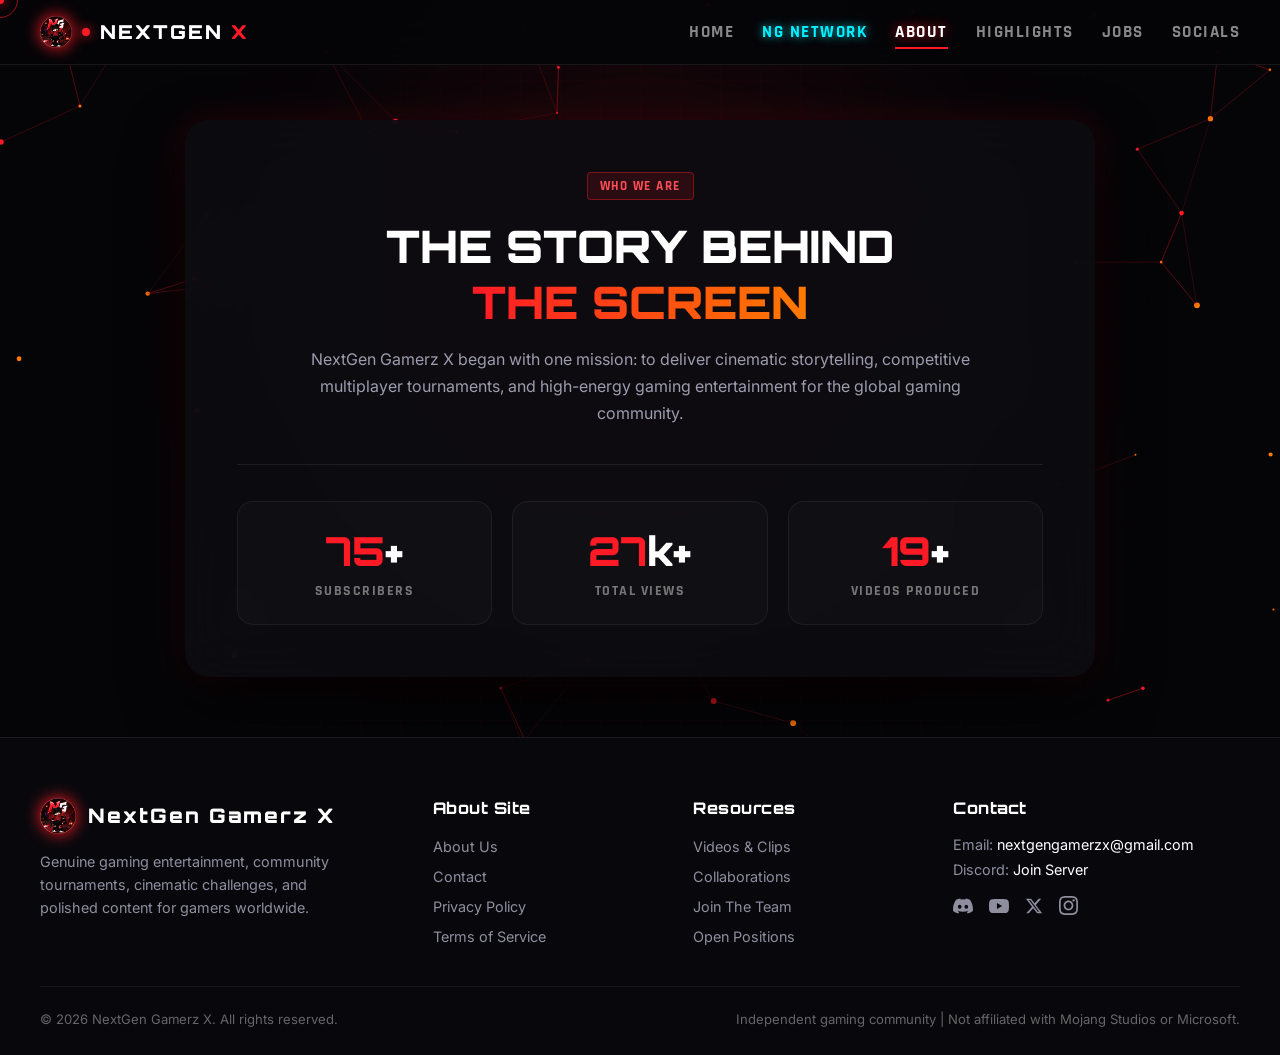
<file: about.html>
<!DOCTYPE html>
<html lang="en">
<head>
  <meta charset="UTF-8" />
  <meta name="viewport" content="width=device-width, initial-scale=1.0, maximum-scale=5.0" />
  <title>About | NextGen Gamerz X</title>
  
  <!-- Custom Favicon & Touch Icons -->
  <link rel="icon" type="image/png" href="images/favicon32.png" sizes="32x32" />
  <link rel="shortcut icon" href="images/faviconX.png" type="image/x-icon" />
  <link rel="apple-touch-icon" href="images/fevicon180.png" sizes="180x180" />
  <meta name="theme-color" content="#ff1a26" />

  <link rel="preconnect" href="https://fonts.googleapis.com">
  <link href="https://fonts.googleapis.com/css2?family=Orbitron:wght@700;800;900&family=Rajdhani:wght@600;700&family=Inter:wght@400;500;600&display=swap" rel="stylesheet">

  <style>
    :root {
      --bg-dark: #050508;
      --card-bg: rgba(13, 13, 18, 0.88);
      --neon-red: #ff1a26;
      --neon-orange: #ff6a00;
      --neon-cyan: #00f0ff;
      --border-color: rgba(255, 255, 255, 0.08);
      --font-display: 'Orbitron', sans-serif;
      --font-sub: 'Rajdhani', sans-serif;
      --font-body: 'Inter', sans-serif;
    }

    * { margin: 0; padding: 0; box-sizing: border-box; -webkit-tap-highlight-color: transparent; }
    html, body { width: 100%; overflow-x: hidden; background-color: var(--bg-dark); color: #fff; font-family: var(--font-body); min-height: 100vh; display: flex; flex-direction: column; justify-content: space-between; }
    ::-webkit-scrollbar { width: 8px; }
    ::-webkit-scrollbar-track { background: #030305; }
    ::-webkit-scrollbar-thumb { background: linear-gradient(180deg, var(--neon-red), var(--neon-orange)); border-radius: 4px; box-shadow: 0 0 10px rgba(255, 26, 38, 0.7); }

    .cyber-floor { position: fixed; inset: 0; background-image: linear-gradient(to right, rgba(255, 26, 38, 0.035) 1px, transparent 1px), linear-gradient(to bottom, rgba(255, 26, 38, 0.035) 1px, transparent 1px); background-size: 40px 40px; mask-image: radial-gradient(circle at 50% 50%, black 30%, transparent 85%); pointer-events: none; z-index: 0; }
    .ambient-sphere { position: fixed; top: 30%; left: 50%; transform: translate(-50%, -50%); width: min(700px, 90vw); height: min(700px, 90vw); background: radial-gradient(circle, rgba(255, 26, 38, 0.18) 0%, transparent 70%); filter: blur(130px); pointer-events: none; z-index: 0; }
    #fxCanvas { position: fixed; inset: 0; width: 100%; height: 100%; pointer-events: none; z-index: 0; }

    @media (min-width: 901px) {
      .cursor-dot { width: 8px; height: 8px; background: var(--neon-red); border-radius: 50%; position: fixed; pointer-events: none; z-index: 9999; transform: translate(-50%, -50%); box-shadow: 0 0 12px var(--neon-red); transition: transform 0.08s ease-out; }
      .cursor-ring { width: 36px; height: 36px; border: 1.5px solid rgba(255, 26, 38, 0.6); border-radius: 50%; position: fixed; pointer-events: none; z-index: 9998; transform: translate(-50%, -50%); transition: transform 0.15s ease-out, width 0.25s, height 0.25s; }
      body.hovering .cursor-ring { width: 55px; height: 55px; border-color: var(--neon-cyan); background: rgba(0, 240, 255, 0.06); }
    }
    @media (max-width: 900px) { .cursor-dot, .cursor-ring { display: none !important; } }

    .navbar { position: fixed; top: 0; left: 0; width: 100%; z-index: 1000; background: rgba(5, 5, 8, 0.9); backdrop-filter: blur(20px); border-bottom: 1px solid var(--border-color); padding: 16px 24px; }
    .nav-container { max-width: 1200px; margin: 0 auto; display: flex; justify-content: space-between; align-items: center; }
      /* Brand & Logo Styles */
    .brand-logo { font-family: var(--font-display); font-size: 1.2rem; font-weight: 900; letter-spacing: 2px; color: #fff; text-decoration: none; display: flex; align-items: center; gap: 10px; }
    .brand-img { width: 32px; height: 32px; object-fit: contain; filter: drop-shadow(0 0 8px var(--neon-red)); }
    .pulse-dot { width: 8px; height: 8px; background: var(--neon-red); border-radius: 50%; box-shadow: 0 0 12px var(--neon-red); animation: dotBlink 1.4s infinite alternate; }
    @keyframes dotBlink { 0% { opacity: 0.4; } 100% { opacity: 1; box-shadow: 0 0 20px var(--neon-red); } }
    .nav-links { display: flex; gap: 28px; list-style: none; }
    .nav-links a { font-family: var(--font-sub); font-weight: 700; font-size: 1.05rem; letter-spacing: 1.5px; text-transform: uppercase; text-decoration: none; color: #888; transition: color 0.3s; }
    .nav-links a:hover, .nav-links a.active { color: #fff; border-bottom: 2px solid var(--neon-red); padding-bottom: 4px; text-shadow: 0 0 12px rgba(255, 26, 38, 0.8); }
    .menu-toggle { display: none; background: none; border: none; color: #fff; font-size: 1.6rem; cursor: pointer; }
    .mobile-menu { display: none; position: fixed; top: 65px; left: 0; width: 100%; background: #08080c; border-bottom: 1px solid rgba(255, 255, 255, 0.1); flex-direction: column; padding: 20px 24px; z-index: 999; }
    .mobile-menu.open { display: flex; }
    .mobile-menu a { padding: 12px 0; text-decoration: none; color: #ccc; font-family: var(--font-sub); font-weight: 700; text-transform: uppercase; border-bottom: 1px solid #14141c; }

    .page-center { position: relative; z-index: 1; max-width: 950px; margin: 120px auto 60px; padding: 0 20px; width: 100%; }
    .glass-card { position: relative; background: var(--card-bg); border-radius: 24px; padding: 52px; backdrop-filter: blur(25px); box-shadow: 0 25px 60px rgba(0, 0, 0, 0.9), 0 0 35px rgba(255, 26, 38, 0.15); width: 100%; text-align: center; overflow: hidden; }
    .glass-card::before { content: ''; position: absolute; inset: -2px; border-radius: 26px; padding: 2px; background: linear-gradient(90deg, transparent 40%, var(--neon-red), var(--neon-orange), transparent 60%); background-size: 300% 300%; -webkit-mask: linear-gradient(#fff 0 0) content-box, linear-gradient(#fff 0 0); -webkit-mask-composite: xor; mask: linear-gradient(#fff 0 0) content-box, linear-gradient(#fff 0 0); mask-composite: exclude; animation: laserBorder 5s linear infinite; pointer-events: none; }
    @keyframes laserBorder { 0% { background-position: 0% 50%; } 100% { background-position: 300% 50%; } }

    .badge-live { display: inline-flex; align-items: center; gap: 8px; background: rgba(255, 26, 38, 0.12); border: 1px solid rgba(255, 26, 38, 0.4); padding: 5px 12px; border-radius: 4px; font-family: var(--font-sub); font-size: 0.8rem; font-weight: 700; letter-spacing: 1.5px; color: #ff4d55; text-transform: uppercase; margin-bottom: 18px; }
    .page-title { font-family: var(--font-display); font-size: clamp(1.8rem, 4vw, 2.8rem); font-weight: 900; text-transform: uppercase; margin-bottom: 16px; }
    .shimmer-text { background: linear-gradient(90deg, #ff1a26, #ff7a00, #00f0ff, #ff1a26); background-size: 300% auto; color: transparent; background-clip: text; -webkit-background-clip: text; animation: textShimmer 4s ease infinite; }
    @keyframes textShimmer { 0% { background-position: 0% 50%; } 50% { background-position: 100% 50%; } 100% { background-position: 0% 50%; } }
    .desc { color: #9c9cae; font-size: 1rem; line-height: 1.7; max-width: 680px; margin: 0 auto 36px; }

    .stats-grid { display: grid; grid-template-columns: repeat(3, 1fr); gap: 20px; padding-top: 36px; border-top: 1px solid rgba(255, 255, 255, 0.08); }
    .stat-item { background: rgba(255, 255, 255, 0.02); border: 1px solid rgba(255, 255, 255, 0.06); border-radius: 16px; padding: 24px 16px; transition: border-color 0.3s; }
    .stat-item:hover { border-color: var(--neon-red); box-shadow: 0 0 20px rgba(255, 26, 38, 0.25); }
    .stat-num { font-family: var(--font-display); font-size: 2.5rem; font-weight: 900; color: #fff; }
    .stat-num span { color: var(--neon-red); }
    .stat-label { font-family: var(--font-sub); font-size: 0.85rem; font-weight: 700; text-transform: uppercase; color: #777; letter-spacing: 1.5px; margin-top: 6px; }

    /* Footer */
    .site-footer { position: relative; z-index: 10; background: #08080c; border-top: 1px solid rgba(255, 255, 255, 0.08); padding: 60px 24px 28px; width: 100%; }
    .footer-container { max-width: 1200px; margin: 0 auto; }
    .footer-grid { display: grid; grid-template-columns: 1.6fr 1fr 1fr 1.3fr; gap: 40px; padding-bottom: 40px; border-bottom: 1px solid rgba(255, 255, 255, 0.06); }
    .footer-brand .brand-logo { font-family: var(--font-display); font-size: 1.25rem; font-weight: 900; color: #fff; display: flex; align-items: center; gap: 12px; text-decoration: none; margin-bottom: 16px; }
    .footer-brand .brand-img { width: 36px; height: 36px; }
    .footer-brand p { color: #8e8e9f; font-size: 0.9rem; line-height: 1.6; max-width: 320px; }
    .footer-col h4 { font-family: var(--font-display); font-size: 1rem; font-weight: 800; color: #fff; margin-bottom: 18px; letter-spacing: 0.5px; }
    .footer-col ul { list-style: none !important; padding: 0 !important; margin: 0 !important; display: flex; flex-direction: column; gap: 10px; }
    .footer-col ul li { list-style: none !important; }
    .footer-col ul li a { color: #8e8e9f; text-decoration: none; font-size: 0.9rem; transition: color 0.25s, transform 0.25s; display: inline-block; }
    .footer-col ul li a:hover { color: #fff; transform: translateX(4px); text-shadow: 0 0 10px rgba(255, 26, 38, 0.7); }
    .footer-contact p { color: #8e8e9f; font-size: 0.9rem; margin-bottom: 8px; }
    .footer-contact a { color: #fff; text-decoration: none; transition: color 0.2s; }
    .footer-contact a:hover { color: var(--neon-red); }
    .social-icons-row { display: flex; gap: 16px; margin-top: 18px; }
    .social-icons-row a { color: #8e8e9f; display: flex; align-items: center; justify-content: center; transition: color 0.3s, transform 0.3s; text-decoration: none; }
    .social-icons-row a:hover { color: var(--neon-red); transform: translateY(-3px); filter: drop-shadow(0 0 8px var(--neon-red)); }
    .footer-bottom { display: flex; justify-content: space-between; align-items: center; padding-top: 24px; font-size: 0.82rem; color: #666; flex-wrap: wrap; gap: 12px; }

    @media (max-width: 900px) {
      .nav-links { display: none; } .menu-toggle { display: block; }
      .error-card { padding: 36px 20px; }
      .footer-grid { grid-template-columns: 1fr 1fr; gap: 30px; }
    }
    @media (max-width: 600px) {
      .footer-grid { grid-template-columns: 1fr; gap: 28px; }
      .footer-bottom { flex-direction: column; text-align: center; }
    }
  </style>
</head>
<body>

  <div class="cursor-dot" id="cursorDot"></div>
  <div class="cursor-ring" id="cursorRing"></div>
  <div class="ambient-sphere"></div>
  <div class="cyber-floor"></div>
  <canvas id="fxCanvas"></canvas>

  <nav class="navbar">
    <div class="nav-container">
      <a href="index.html" class="brand-logo">
        <img src="images/logo.png" alt="NextGen Gamerz X Logo" class="brand-img" onerror="this.style.display='none'" />
        <span class="pulse-dot"></span>
        <span>NEXTGEN <span style="color:var(--neon-red)">X</span></span>
      </a>
      <ul class="nav-links">
        <li><a href="index.html">Home</a></li>
        <li><a href="network.html" style="color:var(--neon-cyan); text-shadow: 0 0 10px rgba(0,240,255,0.8);">NG Network</a></li>
        <li><a href="about.html" class="active">About</a></li>
        <li><a href="highlights.html">Highlights</a></li>
        <li><a href="jobs.html">Jobs</a></li>
        <li><a href="socials.html">Socials</a></li>
      </ul>
      <button class="menu-toggle" id="menuToggle" aria-label="Toggle Navigation">☰</button>
    </div>
  </nav>

  <div class="mobile-menu" id="mobileMenu">
    <a href="index.html">Home</a>
    <a href="network.html" style="color:var(--neon-cyan);">NG Network</a>
    <a href="about.html">About</a>
    <a href="highlights.html">Highlights</a>
    <a href="jobs.html">Jobs</a>
    <a href="socials.html">Socials</a>
  </div>

  <div class="page-center">
    <div class="glass-card">
      <div class="badge-live">WHO WE ARE</div>
      <h1 class="page-title">The Story Behind <br /><span class="shimmer-text">The Screen</span></h1>
      <p class="desc">
        NextGen Gamerz X began with one mission: to deliver cinematic storytelling, competitive multiplayer tournaments, and high-energy gaming entertainment for the global gaming community.
      </p>

      <div class="stats-grid">
        <div class="stat-item">
          <div class="stat-num"><span class="counter" data-target="200">0</span>+</div>
          <div class="stat-label">Subscribers</div>
        </div>
        <div class="stat-item">
          <div class="stat-num"><span class="counter" data-target="70">0</span>k+</div>
          <div class="stat-label">Total Views</div>
        </div>
        <div class="stat-item">
          <div class="stat-num"><span class="counter" data-target="50">0</span>+</div>
          <div class="stat-label">Videos Produced</div>
        </div>
      </div>
    </div>
  </div>

  <!-- ================= 6. FOOTER STYLE COMMUNITY FOOTER ================= -->
  <footer class="site-footer">
    <div class="footer-container">
      
      <div class="footer-grid">
        
        <!-- Column 1: Brand & Bio -->
        <div class="footer-brand">
          <a href="index.html" class="brand-logo">
            <img src="images/logo.png" alt="NextGen Gamerz X Logo" class="brand-img" onerror="this.style.display='none'" />
            <span>NextGen Gamerz X</span>
          </a>
          <p>
            Genuine gaming entertainment, community tournaments, cinematic challenges, and polished content for gamers worldwide.
          </p>
        </div>

        <!-- Column 2: About Site -->
        <div class="footer-col">
          <h4>About Site</h4>
          <ul>
            <li><a href="about.html">About Us</a></li>
            <li><a href="socials.html">Contact</a></li>
            <li><a href="privacy.html">Privacy Policy</a></li>
            <li><a href="terms.html">Terms of Service</a></li>
          </ul>
        </div>

        <!-- Column 3: Resources -->
        <div class="footer-col">
          <h4>Resources</h4>
          <ul>
            <li><a href="highlights.html">Videos & Clips</a></li>
            <li><a href="highlights.html">Collaborations</a></li>
            <li><a href="jobs.html">Join The Team</a></li>
            <li><a href="jobs.html">Open Positions</a></li>
          </ul>
        </div>

        <!-- Column 4: Contact & Socials -->
        <div class="footer-col footer-contact">
          <h4>Contact</h4>
          <p>Email: <a href="mailto:nextgengamerzx@gmail.com">nextgengamerzx@gmail.com</a></p>
          <p>Discord: <a href="https://discord.com/invite/VWnrdzvT59" target="_blank">Join Server</a></p>

          <div class="social-icons-row">
            <!-- Discord -->
            <a href="https://discord.com/invite/VWnrdzvT59" target="_blank" aria-label="Discord">
              <svg width="20" height="20" fill="currentColor" viewBox="0 0 24 24"><path d="M20.317 4.37a19.791 19.791 0 0 0-4.885-1.515.074.074 0 0 0-.079.037c-.21.375-.444.864-.608 1.25a18.27 18.27 0 0 0-5.487 0 12.64 12.64 0 0 0-.617-1.25.077.077 0 0 0-.079-.037A19.736 19.736 0 0 0 3.677 4.37a.07.07 0 0 0-.032.027C.533 9.046-.32 13.58.099 18.057a.082.082 0 0 0 .031.057 19.9 19.9 0 0 0 5.993 3.03.078.078 0 0 0 .084-.028c.462-.63.874-1.295 1.226-1.994.021-.041.001-.09-.041-.106a13.107 13.107 0 0 1-1.872-.892.077.077 0 0 1-.008-.128 10.2 10.2 0 0 0 .372-.292.074.074 0 0 1 .077-.01c3.929 1.793 8.18 1.793 12.061 0a.074.074 0 0 1 .078.01c.12.098.246.198.373.292a.077.077 0 0 1-.006.127 12.299 12.299 0 0 1-1.873.893.077.077 0 0 0-.041.107c.36.698.772 1.362 1.225 1.993a.076.076 0 0 0 .084.028 19.839 19.839 0 0 0 6.002-3.03.077.077 0 0 0 .032-.054c.5-5.177-.838-9.674-3.549-13.66a.061.061 0 0 0-.031-.028zM8.02 15.33c-1.183 0-2.157-1.085-2.157-2.419 0-1.333.956-2.419 2.157-2.419 1.21 0 2.176 1.096 2.157 2.42 0 1.333-.956 2.418-2.157 2.418zm7.975 0c-1.183 0-2.157-1.085-2.157-2.419 0-1.333.955-2.419 2.157-2.419 1.21 0 2.176 1.096 2.157 2.42 0 1.333-.946 2.418-2.157 2.418z"/></svg>
            </a>
            <!-- YouTube -->
            <a href="https://www.youtube.com/@NextGenGamerzX" target="_blank" aria-label="YouTube">
              <svg width="20" height="20" fill="currentColor" viewBox="0 0 24 24"><path d="M23.498 6.186a3.016 3.016 0 0 0-2.122-2.136C19.505 3.545 12 3.545 12 3.545s-7.505 0-9.377.505A3.017 3.017 0 0 0 .502 6.186C0 8.07 0 12 0 12s0 3.93.502 5.814a3.016 3.016 0 0 0 2.122 2.136c1.871.505 9.376.505 9.376.505s7.505 0 9.377-.505a3.015 3.015 0 0 0 2.122-2.136C24 15.93 24 12 24 12s0-3.93-.502-5.814zM9.545 15.568V8.432L15.818 12l-6.273 3.568z"/></svg>
            </a>
            <!-- Telegram / X -->
            <a href="https://t.me/NextGenGamerzOfficial" target="_blank" aria-label="Telegram">
              <svg width="18" height="18" fill="currentColor" viewBox="0 0 24 24"><path d="M18.244 2.25h3.308l-7.227 8.26 8.502 11.24H16.17l-5.214-6.817L4.99 21.75H1.68l7.73-8.835L1.254 2.25H8.08l4.713 6.231zm-1.161 17.52h1.833L7.084 4.126H5.117z"/></svg>
            </a>
            <!-- Instagram -->
            <a href="https://www.instagram.com/nextgen.gamerzx/" target="_blank" aria-label="Instagram">
              <svg width="19" height="19" fill="currentColor" viewBox="0 0 24 24"><path d="M12 2.163c3.204 0 3.584.012 4.85.07 3.252.148 4.771 1.691 4.919 4.919.058 1.265.069 1.645.069 4.849 0 3.205-.012 3.584-.069 4.849-.149 3.225-1.664 4.771-4.919 4.919-1.266.058-1.644.07-4.85.07-3.204 0-3.584-.012-4.849-.07-3.26-.149-4.771-1.699-4.919-4.92-.058-1.265-.07-1.644-.07-4.849 0-3.204.013-3.583.07-4.849.149-3.227 1.664-4.771 4.919-4.919 1.266-.057 1.645-.069 4.849-.069zm0-2.163c-3.259 0-3.667.014-4.947.072-4.358.2-6.78 2.618-6.98 6.98-.059 1.281-.073 1.689-.073 4.948 0 3.259.014 3.668.072 4.948.2 4.358 2.618 6.78 6.98 6.98 1.281.058 1.689.072 4.948.072 3.259 0 3.668-.014 4.948-.072 4.354-.2 6.782-2.618 6.979-6.98.059-1.28.073-1.689.073-4.948 0-3.259-.014-3.667-.072-4.947-.196-4.354-2.617-6.78-6.979-6.98-1.281-.059-1.69-.073-4.949-.073zm0 5.838c-3.403 0-6.162 2.759-6.162 6.162s2.759 6.163 6.162 6.163 6.162-2.759 6.162-6.163c0-3.403-2.759-6.162-6.162-6.162zm0 10.162c-2.209 0-4-1.79-4-4 0-2.209 1.791-4 4-4s4 1.791 4 4c0 2.21-1.791 4-4 4zm6.406-11.845c-.796 0-1.441.645-1.441 1.44s.645 1.44 1.441 1.44c.795 0 1.439-.645 1.439-1.44s-.644-1.44-1.439-1.44z"/></svg>
            </a>
          </div>
        </div>

      </div>

      <!-- Bottom Strip -->
      <div class="footer-bottom">
        <div>© 2026 NextGen Gamerz X. All rights reserved.</div>
        <div>Independent gaming community | Not affiliated with Mojang Studios or Microsoft.</div>
      </div>

    </div>
  </footer>

  <script>
    const dot = document.getElementById('cursorDot');
    const ring = document.getElementById('cursorRing');
    if (dot && ring) {
      document.addEventListener('mousemove', (e) => {
        dot.style.left = `${e.clientX}px`; dot.style.top = `${e.clientY}px`;
        ring.style.left = `${e.clientX}px`; ring.style.top = `${e.clientY}px`;
      });
      document.querySelectorAll('a, button').forEach(el => {
        el.addEventListener('mouseenter', () => document.body.classList.add('hovering'));
        el.addEventListener('mouseleave', () => document.body.classList.remove('hovering'));
      });
    }
    document.getElementById('menuToggle').addEventListener('click', () => {
      document.getElementById('mobileMenu').classList.toggle('open');
    });

    const counters = document.querySelectorAll('.counter');
    counters.forEach(counter => {
      const target = +counter.getAttribute('data-target');
      const isDecimal = target % 1 !== 0;
      let count = 0;
      const speed = target / 40;
      const update = () => {
        count += speed;
        if (count < target) {
          counter.innerText = isDecimal ? count.toFixed(1) : Math.ceil(count);
          requestAnimationFrame(update);
        } else {
          counter.innerText = target;
        }
      };
      update();
    });

    const canvas = document.getElementById('fxCanvas');
    const ctx = canvas.getContext('2d');
    let particles = [];
    function resizeCanvas() { canvas.width = window.innerWidth; canvas.height = window.innerHeight; }
    resizeCanvas();
    window.addEventListener('resize', resizeCanvas);
    class Node {
      constructor() {
        this.x = Math.random() * canvas.width; this.y = Math.random() * canvas.height;
        this.size = Math.random() * 2 + 1; this.speedX = Math.random() * 0.8 - 0.4; this.speedY = Math.random() * 0.8 - 0.4;
        this.color = Math.random() > 0.35 ? '#ff1a26' : '#ff7a00';
      }
      update() {
        this.x += this.speedX; this.y += this.speedY;
        if (this.x > canvas.width) this.x = 0; else if (this.x < 0) this.x = canvas.width;
        if (this.y > canvas.height) this.y = 0; else if (this.y < 0) this.y = canvas.height;
      }
      draw() { ctx.fillStyle = this.color; ctx.beginPath(); ctx.arc(this.x, this.y, this.size, 0, Math.PI * 2); ctx.fill(); }
    }
    for (let i = 0; i < Math.min(Math.floor(window.innerWidth / 16), 75); i++) particles.push(new Node());
    function animate() {
      ctx.clearRect(0, 0, canvas.width, canvas.height);
      particles.forEach(p => { p.update(); p.draw(); });
      for (let a = 0; a < particles.length; a++) {
        for (let b = a; b < particles.length; b++) {
          const dist = ((particles[a].x - particles[b].x) ** 2 + (particles[a].y - particles[b].y) ** 2) ** 0.5;
          if (dist < 110) {
            ctx.strokeStyle = `rgba(255, 26, 38, ${1 - dist / 110 * 0.85})`; ctx.lineWidth = 0.6;
            ctx.beginPath(); ctx.moveTo(particles[a].x, particles[a].y); ctx.lineTo(particles[b].x, particles[b].y); ctx.stroke();
          }
        }
      }
      requestAnimationFrame(animate);
    }
    animate();
  </script>
</body>
</html>
</file>
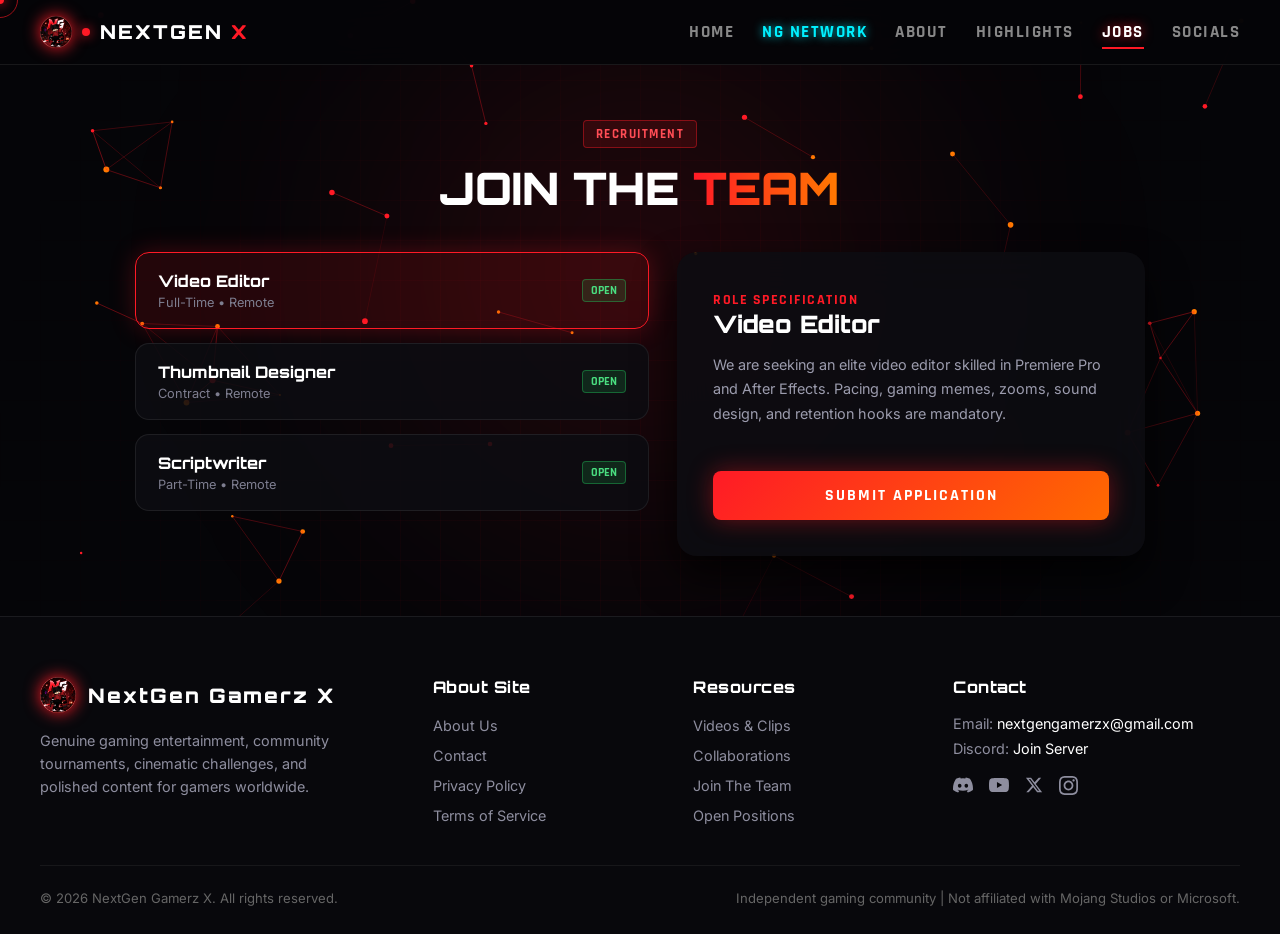
<file: jobs.html>
<!DOCTYPE html>
<html lang="en">
<head>
  <meta charset="UTF-8" />
  <meta name="viewport" content="width=device-width, initial-scale=1.0, maximum-scale=5.0" />
  <title>Jobs | NextGen Gamerz X</title>
  
  <!-- Custom Favicon & Touch Icons -->
  <link rel="icon" type="image/png" href="images/favicon32.png" sizes="32x32" />
  <link rel="shortcut icon" href="images/faviconX.png" type="image/x-icon" />
  <link rel="apple-touch-icon" href="images/fevicon180.png" sizes="180x180" />
  <meta name="theme-color" content="#ff1a26" />

  <link rel="preconnect" href="https://fonts.googleapis.com">
  <link href="https://fonts.googleapis.com/css2?family=Orbitron:wght@700;800;900&family=Rajdhani:wght@600;700&family=Inter:wght@400;500;600&display=swap" rel="stylesheet">

  <style>
    :root {
      --bg-dark: #050508;
      --card-bg: rgba(13, 13, 18, 0.88);
      --neon-red: #ff1a26;
      --neon-orange: #ff6a00;
      --neon-cyan: #00f0ff;
      --border-color: rgba(255, 255, 255, 0.08);
      --font-display: 'Orbitron', sans-serif;
      --font-sub: 'Rajdhani', sans-serif;
      --font-body: 'Inter', sans-serif;
    }

    * { margin: 0; padding: 0; box-sizing: border-box; -webkit-tap-highlight-color: transparent; }
    html, body { width: 100%; overflow-x: hidden; background-color: var(--bg-dark); color: #fff; font-family: var(--font-body); min-height: 100vh; display: flex; flex-direction: column; justify-content: space-between; }
    ::-webkit-scrollbar { width: 8px; }
    ::-webkit-scrollbar-track { background: #030305; }
    ::-webkit-scrollbar-thumb { background: linear-gradient(180deg, var(--neon-red), var(--neon-orange)); border-radius: 4px; box-shadow: 0 0 10px rgba(255, 26, 38, 0.7); }

    .cyber-floor { position: fixed; inset: 0; background-image: linear-gradient(to right, rgba(255, 26, 38, 0.035) 1px, transparent 1px), linear-gradient(to bottom, rgba(255, 26, 38, 0.035) 1px, transparent 1px); background-size: 40px 40px; mask-image: radial-gradient(circle at 50% 50%, black 30%, transparent 85%); pointer-events: none; z-index: 0; }
    .ambient-sphere { position: fixed; top: 30%; left: 50%; transform: translate(-50%, -50%); width: min(700px, 90vw); height: min(700px, 90vw); background: radial-gradient(circle, rgba(255, 26, 38, 0.18) 0%, transparent 70%); filter: blur(130px); pointer-events: none; z-index: 0; }
    #fxCanvas { position: fixed; inset: 0; width: 100%; height: 100%; pointer-events: none; z-index: 0; }

    @media (min-width: 901px) {
      .cursor-dot { width: 8px; height: 8px; background: var(--neon-red); border-radius: 50%; position: fixed; pointer-events: none; z-index: 9999; transform: translate(-50%, -50%); box-shadow: 0 0 12px var(--neon-red); transition: transform 0.08s ease-out; }
      .cursor-ring { width: 36px; height: 36px; border: 1.5px solid rgba(255, 26, 38, 0.6); border-radius: 50%; position: fixed; pointer-events: none; z-index: 9998; transform: translate(-50%, -50%); transition: transform 0.15s ease-out, width 0.25s, height 0.25s; }
      body.hovering .cursor-ring { width: 55px; height: 55px; border-color: var(--neon-cyan); background: rgba(0, 240, 255, 0.06); }
    }
    @media (max-width: 900px) { .cursor-dot, .cursor-ring { display: none !important; } }

    .navbar { position: fixed; top: 0; left: 0; width: 100%; z-index: 1000; background: rgba(5, 5, 8, 0.9); backdrop-filter: blur(20px); border-bottom: 1px solid var(--border-color); padding: 16px 24px; }
    .nav-container { max-width: 1200px; margin: 0 auto; display: flex; justify-content: space-between; align-items: center; }
    /* Brand & Logo Styles */
    .brand-logo { font-family: var(--font-display); font-size: 1.2rem; font-weight: 900; letter-spacing: 2px; color: #fff; text-decoration: none; display: flex; align-items: center; gap: 10px; }
    .brand-img { width: 32px; height: 32px; object-fit: contain; filter: drop-shadow(0 0 8px var(--neon-red)); }
    .pulse-dot { width: 8px; height: 8px; background: var(--neon-red); border-radius: 50%; box-shadow: 0 0 12px var(--neon-red); animation: dotBlink 1.4s infinite alternate; }
    @keyframes dotBlink { 0% { opacity: 0.4; } 100% { opacity: 1; box-shadow: 0 0 20px var(--neon-red); } }
    .nav-links { display: flex; gap: 28px; list-style: none; }
    .nav-links a { font-family: var(--font-sub); font-weight: 700; font-size: 1.05rem; letter-spacing: 1.5px; text-transform: uppercase; text-decoration: none; color: #888; transition: color 0.3s; }
    .nav-links a:hover, .nav-links a.active { color: #fff; border-bottom: 2px solid var(--neon-red); padding-bottom: 4px; text-shadow: 0 0 12px rgba(255, 26, 38, 0.8); }
    .menu-toggle { display: none; background: none; border: none; color: #fff; font-size: 1.6rem; cursor: pointer; }
    .mobile-menu { display: none; position: fixed; top: 65px; left: 0; width: 100%; background: #08080c; border-bottom: 1px solid rgba(255, 255, 255, 0.1); flex-direction: column; padding: 20px 24px; z-index: 999; }
    .mobile-menu.open { display: flex; }
    .mobile-menu a { padding: 12px 0; text-decoration: none; color: #ccc; font-family: var(--font-sub); font-weight: 700; text-transform: uppercase; border-bottom: 1px solid #14141c; }

    .page-center { position: relative; z-index: 1; max-width: 1050px; margin: 120px auto 60px; padding: 0 20px; width: 100%; }
    .section-header { text-align: center; margin-bottom: 36px; }
    .badge-live { display: inline-flex; align-items: center; gap: 8px; background: rgba(255, 26, 38, 0.12); border: 1px solid rgba(255, 26, 38, 0.4); padding: 5px 12px; border-radius: 4px; font-family: var(--font-sub); font-size: 0.8rem; font-weight: 700; letter-spacing: 1.5px; color: #ff4d55; text-transform: uppercase; margin-bottom: 12px; }
    .page-title { font-family: var(--font-display); font-size: clamp(1.8rem, 4vw, 2.8rem); font-weight: 900; text-transform: uppercase; }
    .shimmer-text { background: linear-gradient(90deg, #ff1a26, #ff7a00, #00f0ff, #ff1a26); background-size: 300% auto; color: transparent; background-clip: text; -webkit-background-clip: text; animation: textShimmer 4s ease infinite; }
    @keyframes textShimmer { 0% { background-position: 0% 50%; } 50% { background-position: 100% 50%; } 100% { background-position: 0% 50%; } }

    .jobs-container { display: grid; grid-template-columns: 1.1fr 1fr; gap: 28px; }
    .job-list { display: flex; flex-direction: column; gap: 14px; }
    .job-item { background: var(--card-bg); border: 1px solid rgba(255, 255, 255, 0.08); border-radius: 14px; padding: 18px 22px; cursor: pointer; display: flex; justify-content: space-between; align-items: center; transition: all 0.3s; }
    .job-item.active { border-color: var(--neon-red); background: rgba(255, 26, 38, 0.12); box-shadow: 0 0 25px rgba(255, 26, 38, 0.25); }
    .job-item h4 { font-family: var(--font-display); font-size: 1rem; font-weight: 800; color: #fff; }
    .job-item p { font-size: 0.8rem; color: #7e7e90; margin-top: 4px; }
    .status-badge { background: rgba(34, 197, 94, 0.15); border: 1px solid rgba(34, 197, 94, 0.4); color: #4ade80; font-family: var(--font-sub); font-size: 0.75rem; font-weight: 700; padding: 3px 8px; border-radius: 4px; }

    .job-detail-box { position: relative; background: var(--card-bg); border-radius: 20px; padding: 36px; backdrop-filter: blur(25px); display: flex; flex-direction: column; justify-content: space-between; overflow: hidden; box-shadow: 0 20px 40px rgba(0, 0, 0, 0.8); }
    .job-detail-box::before { content: ''; position: absolute; inset: -2px; border-radius: 22px; padding: 2px; background: linear-gradient(90deg, transparent 40%, var(--neon-red), var(--neon-orange), transparent 60%); background-size: 300% 300%; -webkit-mask: linear-gradient(#fff 0 0) content-box, linear-gradient(#fff 0 0); mask: linear-gradient(#fff 0 0) content-box, linear-gradient(#fff 0 0); -webkit-mask-composite: xor; mask-composite: exclude; animation: laserBorder 5s linear infinite; pointer-events: none; }
    .job-detail-box h3 { font-family: var(--font-display); font-size: 1.5rem; font-weight: 900; margin-bottom: 14px; color: #fff; }
    .job-detail-box p { font-size: 0.9rem; color: #9c9cae; line-height: 1.7; margin-bottom: 28px; min-height: 90px; }
    
    .btn-apply { position: relative; background: linear-gradient(135deg, var(--neon-red), var(--neon-orange)); color: #fff; text-decoration: none; font-family: var(--font-sub); font-size: 1rem; font-weight: 700; letter-spacing: 2px; text-transform: uppercase; padding: 14px; border-radius: 8px; text-align: center; box-shadow: 0 0 25px rgba(255, 26, 38, 0.4); transition: transform 0.2s, box-shadow 0.2s; overflow: hidden; }
    .btn-apply:hover { transform: translateY(-2px); box-shadow: 0 0 40px rgba(255, 26, 38, 0.8); }

    /* Footer */
    .site-footer { position: relative; z-index: 10; background: #08080c; border-top: 1px solid rgba(255, 255, 255, 0.08); padding: 60px 24px 28px; width: 100%; }
    .footer-container { max-width: 1200px; margin: 0 auto; }
    .footer-grid { display: grid; grid-template-columns: 1.6fr 1fr 1fr 1.3fr; gap: 40px; padding-bottom: 40px; border-bottom: 1px solid rgba(255, 255, 255, 0.06); }
    .footer-brand .brand-logo { font-family: var(--font-display); font-size: 1.25rem; font-weight: 900; color: #fff; display: flex; align-items: center; gap: 12px; text-decoration: none; margin-bottom: 16px; }
    .footer-brand .brand-img { width: 36px; height: 36px; }
    .footer-brand p { color: #8e8e9f; font-size: 0.9rem; line-height: 1.6; max-width: 320px; }
    .footer-col h4 { font-family: var(--font-display); font-size: 1rem; font-weight: 800; color: #fff; margin-bottom: 18px; letter-spacing: 0.5px; }
    .footer-col ul { list-style: none !important; padding: 0 !important; margin: 0 !important; display: flex; flex-direction: column; gap: 10px; }
    .footer-col ul li { list-style: none !important; }
    .footer-col ul li a { color: #8e8e9f; text-decoration: none; font-size: 0.9rem; transition: color 0.25s, transform 0.25s; display: inline-block; }
    .footer-col ul li a:hover { color: #fff; transform: translateX(4px); text-shadow: 0 0 10px rgba(255, 26, 38, 0.7); }
    .footer-contact p { color: #8e8e9f; font-size: 0.9rem; margin-bottom: 8px; }
    .footer-contact a { color: #fff; text-decoration: none; transition: color 0.2s; }
    .footer-contact a:hover { color: var(--neon-red); }
    .social-icons-row { display: flex; gap: 16px; margin-top: 18px; }
    .social-icons-row a { color: #8e8e9f; display: flex; align-items: center; justify-content: center; transition: color 0.3s, transform 0.3s; text-decoration: none; }
    .social-icons-row a:hover { color: var(--neon-red); transform: translateY(-3px); filter: drop-shadow(0 0 8px var(--neon-red)); }
    .footer-bottom { display: flex; justify-content: space-between; align-items: center; padding-top: 24px; font-size: 0.82rem; color: #666; flex-wrap: wrap; gap: 12px; }

    @media (max-width: 900px) {
      .nav-links { display: none; } .menu-toggle { display: block; }
      .error-card { padding: 36px 20px; }
      .footer-grid { grid-template-columns: 1fr 1fr; gap: 30px; }
    }
    @media (max-width: 600px) {
      .footer-grid { grid-template-columns: 1fr; gap: 28px; }
      .footer-bottom { flex-direction: column; text-align: center; }
    }
  </style>
</head>
<body>

  <div class="cursor-dot" id="cursorDot"></div>
  <div class="cursor-ring" id="cursorRing"></div>
  <div class="ambient-sphere"></div>
  <div class="cyber-floor"></div>
  <canvas id="fxCanvas"></canvas>

  <nav class="navbar">
    <div class="nav-container">
      <a href="index.html" class="brand-logo">
        <img src="images/logo.png" alt="NextGen Gamerz X Logo" class="brand-img" onerror="this.style.display='none'" />
        <span class="pulse-dot"></span>
        <span>NEXTGEN <span style="color:var(--neon-red)">X</span></span>
      </a>
      <ul class="nav-links">
        <li><a href="index.html">Home</a></li>
        <li><a href="network.html" style="color:var(--neon-cyan); text-shadow: 0 0 10px rgba(0,240,255,0.8);">NG Network</a></li>
        <li><a href="about.html">About</a></li>
        <li><a href="highlights.html">Highlights</a></li>
        <li><a href="jobs.html" class="active">Jobs</a></li>
        <li><a href="socials.html">Socials</a></li>
      </ul>
      <button class="menu-toggle" id="menuToggle" aria-label="Toggle Navigation">☰</button>
    </div>
  </nav>

  <div class="mobile-menu" id="mobileMenu">
    <a href="index.html">Home</a>
    <a href="network.html" style="color:var(--neon-cyan);">NG Network</a>
    <a href="about.html">About</a>
    <a href="highlights.html">Highlights</a>
    <a href="jobs.html">Jobs</a>
    <a href="socials.html">Socials</a>
  </div>

  <div class="page-center">
    <div class="section-header">
      <div class="badge-live">RECRUITMENT</div>
      <h1 class="page-title">Join The <span class="shimmer-text">Team</span></h1>
    </div>

    <div class="jobs-container">
      <div class="job-list">
        <div class="job-item active" data-role="Video Editor" data-desc="We are seeking an elite video editor skilled in Premiere Pro and After Effects. Pacing, gaming memes, zooms, sound design, and retention hooks are mandatory." data-link="mailto:jobs@nextgengamerzx.com?subject=Video Editor Application">
          <div>
            <h4>Video Editor</h4>
            <p>Full-Time • Remote</p>
          </div>
          <span class="status-badge">OPEN</span>
        </div>

        <div class="job-item" data-role="Thumbnail Designer" data-desc="Looking for an artist proficient in Photoshop & 3D Blender character posing with vibrant lighting, high-contrast, and high-CTR thumbnails." data-link="mailto:jobs@nextgengamerzx.com?subject=Thumbnail Designer Application">
          <div>
            <h4>Thumbnail Designer</h4>
            <p>Contract • Remote</p>
          </div>
          <span class="status-badge">OPEN</span>
        </div>

        <div class="job-item" data-role="Scriptwriter" data-desc="Talented creator needed to brainstorm outlines, 100-day challenges, humorous narrative arcs, and viral concepts." data-link="mailto:jobs@nextgengamerzx.com?subject=Scriptwriter Application">
          <div>
            <h4>Scriptwriter</h4>
            <p>Part-Time • Remote</p>
          </div>
          <span class="status-badge">OPEN</span>
        </div>
      </div>

      <div class="job-detail-box">
        <div>
          <span style="font-family:var(--font-sub); color:var(--neon-red); font-size:0.85rem; font-weight:700; letter-spacing:1.5px;">ROLE SPECIFICATION</span>
          <h3 id="roleName">Video Editor</h3>
          <p id="roleDesc">We are seeking an elite video editor skilled in Premiere Pro and After Effects. Pacing, gaming memes, zooms, sound design, and retention hooks are mandatory.</p>
        </div>
        <a href="mailto:jobs@nextgengamerzx.com?subject=Video Editor Application" id="roleBtn" class="btn-apply">Submit Application</a>
      </div>
    </div>
  </div>

  <!-- ================= 6. FOOTER STYLE COMMUNITY FOOTER ================= -->
  <footer class="site-footer">
    <div class="footer-container">
      
      <div class="footer-grid">
        
        <!-- Column 1: Brand & Bio -->
        <div class="footer-brand">
          <a href="index.html" class="brand-logo">
            <img src="images/logo.png" alt="NextGen Gamerz X Logo" class="brand-img" onerror="this.style.display='none'" />
            <span>NextGen Gamerz X</span>
          </a>
          <p>
            Genuine gaming entertainment, community tournaments, cinematic challenges, and polished content for gamers worldwide.
          </p>
        </div>

        <!-- Column 2: About Site -->
        <div class="footer-col">
          <h4>About Site</h4>
          <ul>
            <li><a href="about.html">About Us</a></li>
            <li><a href="socials.html">Contact</a></li>
            <li><a href="privacy.html">Privacy Policy</a></li>
            <li><a href="terms.html">Terms of Service</a></li>
          </ul>
        </div>

        <!-- Column 3: Resources -->
        <div class="footer-col">
          <h4>Resources</h4>
          <ul>
            <li><a href="highlights.html">Videos & Clips</a></li>
            <li><a href="highlights.html">Collaborations</a></li>
            <li><a href="jobs.html">Join The Team</a></li>
            <li><a href="jobs.html">Open Positions</a></li>
          </ul>
        </div>

        <!-- Column 4: Contact & Socials -->
        <div class="footer-col footer-contact">
          <h4>Contact</h4>
          <p>Email: <a href="mailto:nextgengamerzx@gmail.com">nextgengamerzx@gmail.com</a></p>
          <p>Discord: <a href="https://discord.com/invite/VWnrdzvT59" target="_blank">Join Server</a></p>

          <div class="social-icons-row">
            <!-- Discord -->
            <a href="https://discord.com/invite/VWnrdzvT59" target="_blank" aria-label="Discord">
              <svg width="20" height="20" fill="currentColor" viewBox="0 0 24 24"><path d="M20.317 4.37a19.791 19.791 0 0 0-4.885-1.515.074.074 0 0 0-.079.037c-.21.375-.444.864-.608 1.25a18.27 18.27 0 0 0-5.487 0 12.64 12.64 0 0 0-.617-1.25.077.077 0 0 0-.079-.037A19.736 19.736 0 0 0 3.677 4.37a.07.07 0 0 0-.032.027C.533 9.046-.32 13.58.099 18.057a.082.082 0 0 0 .031.057 19.9 19.9 0 0 0 5.993 3.03.078.078 0 0 0 .084-.028c.462-.63.874-1.295 1.226-1.994.021-.041.001-.09-.041-.106a13.107 13.107 0 0 1-1.872-.892.077.077 0 0 1-.008-.128 10.2 10.2 0 0 0 .372-.292.074.074 0 0 1 .077-.01c3.929 1.793 8.18 1.793 12.061 0a.074.074 0 0 1 .078.01c.12.098.246.198.373.292a.077.077 0 0 1-.006.127 12.299 12.299 0 0 1-1.873.893.077.077 0 0 0-.041.107c.36.698.772 1.362 1.225 1.993a.076.076 0 0 0 .084.028 19.839 19.839 0 0 0 6.002-3.03.077.077 0 0 0 .032-.054c.5-5.177-.838-9.674-3.549-13.66a.061.061 0 0 0-.031-.028zM8.02 15.33c-1.183 0-2.157-1.085-2.157-2.419 0-1.333.956-2.419 2.157-2.419 1.21 0 2.176 1.096 2.157 2.42 0 1.333-.956 2.418-2.157 2.418zm7.975 0c-1.183 0-2.157-1.085-2.157-2.419 0-1.333.955-2.419 2.157-2.419 1.21 0 2.176 1.096 2.157 2.42 0 1.333-.946 2.418-2.157 2.418z"/></svg>
            </a>
            <!-- YouTube -->
            <a href="https://www.youtube.com/@NextGenGamerzX" target="_blank" aria-label="YouTube">
              <svg width="20" height="20" fill="currentColor" viewBox="0 0 24 24"><path d="M23.498 6.186a3.016 3.016 0 0 0-2.122-2.136C19.505 3.545 12 3.545 12 3.545s-7.505 0-9.377.505A3.017 3.017 0 0 0 .502 6.186C0 8.07 0 12 0 12s0 3.93.502 5.814a3.016 3.016 0 0 0 2.122 2.136c1.871.505 9.376.505 9.376.505s7.505 0 9.377-.505a3.015 3.015 0 0 0 2.122-2.136C24 15.93 24 12 24 12s0-3.93-.502-5.814zM9.545 15.568V8.432L15.818 12l-6.273 3.568z"/></svg>
            </a>
            <!-- Telegram / X -->
            <a href="https://t.me/NextGenGamerzOfficial" target="_blank" aria-label="Telegram">
              <svg width="18" height="18" fill="currentColor" viewBox="0 0 24 24"><path d="M18.244 2.25h3.308l-7.227 8.26 8.502 11.24H16.17l-5.214-6.817L4.99 21.75H1.68l7.73-8.835L1.254 2.25H8.08l4.713 6.231zm-1.161 17.52h1.833L7.084 4.126H5.117z"/></svg>
            </a>
            <!-- Instagram -->
            <a href="https://www.instagram.com/nextgen.gamerzx/" target="_blank" aria-label="Instagram">
              <svg width="19" height="19" fill="currentColor" viewBox="0 0 24 24"><path d="M12 2.163c3.204 0 3.584.012 4.85.07 3.252.148 4.771 1.691 4.919 4.919.058 1.265.069 1.645.069 4.849 0 3.205-.012 3.584-.069 4.849-.149 3.225-1.664 4.771-4.919 4.919-1.266.058-1.644.07-4.85.07-3.204 0-3.584-.012-4.849-.07-3.26-.149-4.771-1.699-4.919-4.92-.058-1.265-.07-1.644-.07-4.849 0-3.204.013-3.583.07-4.849.149-3.227 1.664-4.771 4.919-4.919 1.266-.057 1.645-.069 4.849-.069zm0-2.163c-3.259 0-3.667.014-4.947.072-4.358.2-6.78 2.618-6.98 6.98-.059 1.281-.073 1.689-.073 4.948 0 3.259.014 3.668.072 4.948.2 4.358 2.618 6.78 6.98 6.98 1.281.058 1.689.072 4.948.072 3.259 0 3.668-.014 4.948-.072 4.354-.2 6.782-2.618 6.979-6.98.059-1.28.073-1.689.073-4.948 0-3.259-.014-3.667-.072-4.947-.196-4.354-2.617-6.78-6.979-6.98-1.281-.059-1.69-.073-4.949-.073zm0 5.838c-3.403 0-6.162 2.759-6.162 6.162s2.759 6.163 6.162 6.163 6.162-2.759 6.162-6.163c0-3.403-2.759-6.162-6.162-6.162zm0 10.162c-2.209 0-4-1.79-4-4 0-2.209 1.791-4 4-4s4 1.791 4 4c0 2.21-1.791 4-4 4zm6.406-11.845c-.796 0-1.441.645-1.441 1.44s.645 1.44 1.441 1.44c.795 0 1.439-.645 1.439-1.44s-.644-1.44-1.439-1.44z"/></svg>
            </a>
          </div>
        </div>

      </div>

      <!-- Bottom Strip -->
      <div class="footer-bottom">
        <div>© 2026 NextGen Gamerz X. All rights reserved.</div>
        <div>Independent gaming community | Not affiliated with Mojang Studios or Microsoft.</div>
      </div>

    </div>
  </footer>

  <script>
    const dot = document.getElementById('cursorDot');
    const ring = document.getElementById('cursorRing');
    if (dot && ring) {
      document.addEventListener('mousemove', (e) => {
        dot.style.left = `${e.clientX}px`; dot.style.top = `${e.clientY}px`;
        ring.style.left = `${e.clientX}px`; ring.style.top = `${e.clientY}px`;
      });
      document.querySelectorAll('a, button').forEach(el => {
        el.addEventListener('mouseenter', () => document.body.classList.add('hovering'));
        el.addEventListener('mouseleave', () => document.body.classList.remove('hovering'));
      });
    }
    document.getElementById('menuToggle').addEventListener('click', () => {
      document.getElementById('mobileMenu').classList.toggle('open');
    });

    const jobItems = document.querySelectorAll('.job-item');
    const roleName = document.getElementById('roleName');
    const roleDesc = document.getElementById('roleDesc');
    const roleBtn = document.getElementById('roleBtn');
    jobItems.forEach(item => {
      item.addEventListener('click', () => {
        jobItems.forEach(i => i.classList.remove('active'));
        item.classList.add('active');
        roleName.textContent = item.dataset.role;
        roleDesc.textContent = item.dataset.desc;
        roleBtn.href = item.dataset.link;
      });
    });

    const canvas = document.getElementById('fxCanvas');
    const ctx = canvas.getContext('2d');
    let particles = [];
    function resizeCanvas() { canvas.width = window.innerWidth; canvas.height = window.innerHeight; }
    resizeCanvas();
    window.addEventListener('resize', resizeCanvas);
    class Node {
      constructor() {
        this.x = Math.random() * canvas.width; this.y = Math.random() * canvas.height;
        this.size = Math.random() * 2 + 1; this.speedX = Math.random() * 0.8 - 0.4; this.speedY = Math.random() * 0.8 - 0.4;
        this.color = Math.random() > 0.35 ? '#ff1a26' : '#ff7a00';
      }
      update() {
        this.x += this.speedX; this.y += this.speedY;
        if (this.x > canvas.width) this.x = 0; else if (this.x < 0) this.x = canvas.width;
        if (this.y > canvas.height) this.y = 0; else if (this.y < 0) this.y = canvas.height;
      }
      draw() { ctx.fillStyle = this.color; ctx.beginPath(); ctx.arc(this.x, this.y, this.size, 0, Math.PI * 2); ctx.fill(); }
    }
    for (let i = 0; i < Math.min(Math.floor(window.innerWidth / 16), 75); i++) particles.push(new Node());
    function animate() {
      ctx.clearRect(0, 0, canvas.width, canvas.height);
      particles.forEach(p => { p.update(); p.draw(); });
      for (let a = 0; a < particles.length; a++) {
        for (let b = a; b < particles.length; b++) {
          const dist = ((particles[a].x - particles[b].x) ** 2 + (particles[a].y - particles[b].y) ** 2) ** 0.5;
          if (dist < 110) {
            ctx.strokeStyle = `rgba(255, 26, 38, ${1 - dist / 110 * 0.85})`; ctx.lineWidth = 0.6;
            ctx.beginPath(); ctx.moveTo(particles[a].x, particles[a].y); ctx.lineTo(particles[b].x, particles[b].y); ctx.stroke();
          }
        }
      }
      requestAnimationFrame(animate);
    }
    animate();
  </script>
</body>
</html>
</file>
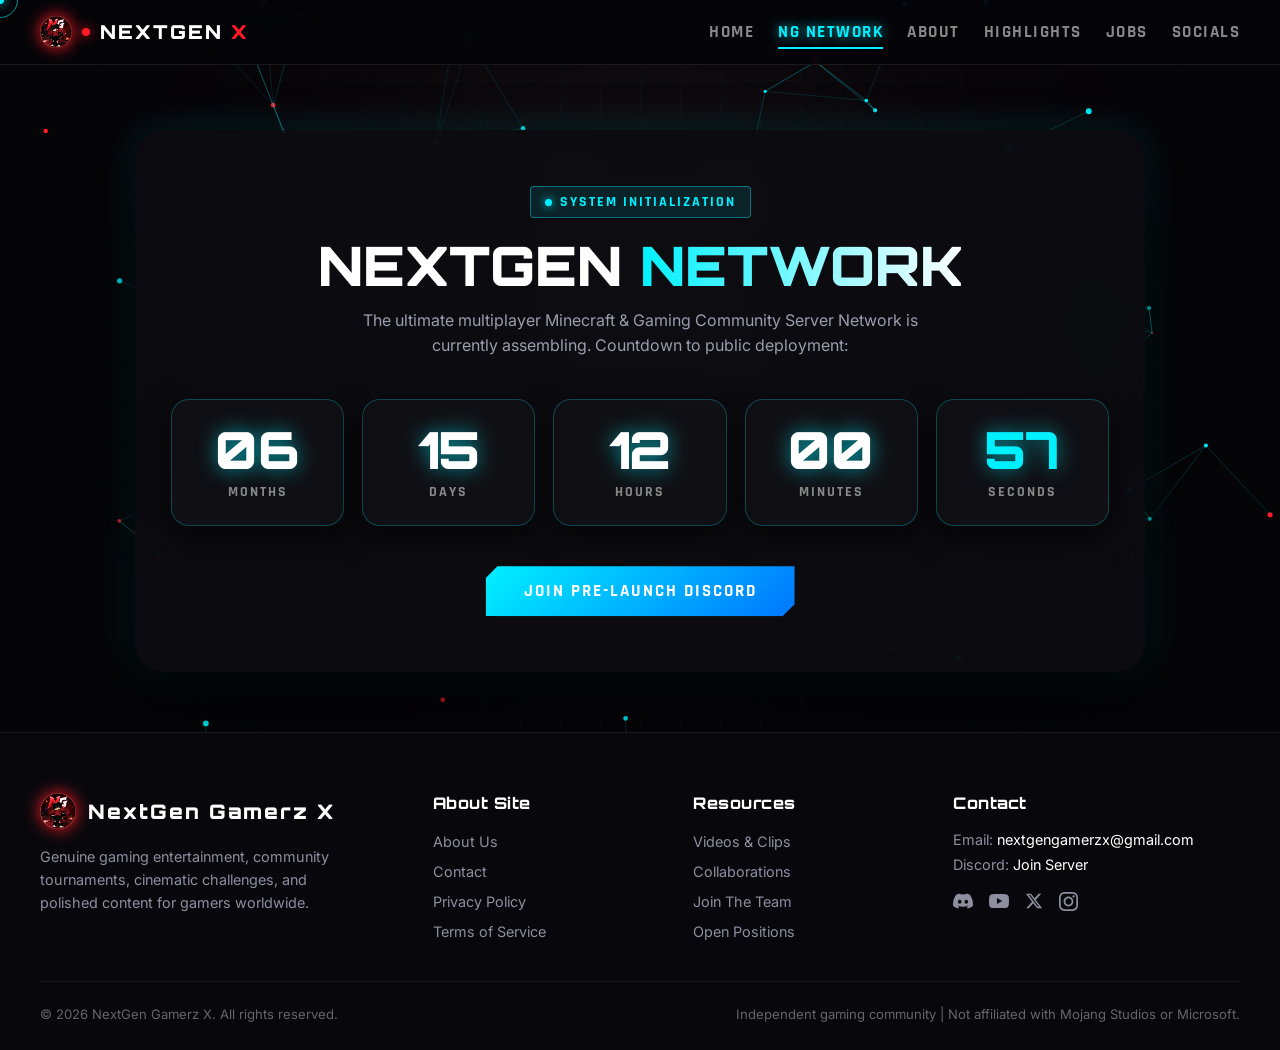
<file: network.html>
<!DOCTYPE html>
<html lang="en">
<head>
  <meta charset="UTF-8" />
  <meta name="viewport" content="width=device-width, initial-scale=1.0, maximum-scale=5.0" />
  <title>NG Network Launch | NextGen Gamerz X</title>
  
  <!-- Custom Favicon & Touch Icons -->
  <link rel="icon" type="image/png" href="images/favicon32.png" sizes="32x32" />
  <link rel="shortcut icon" href="images/faviconX.png" type="image/x-icon" />
  <link rel="apple-touch-icon" href="images/fevicon180.png" sizes="180x180" />
  <meta name="theme-color" content="#ff1a26" />

  <link rel="preconnect" href="https://fonts.googleapis.com">
  <link href="https://fonts.googleapis.com/css2?family=Orbitron:wght@700;800;900&family=Rajdhani:wght@600;700&family=Inter:wght@400;500;600&display=swap" rel="stylesheet">

  <style>
    :root {
      --bg-dark: #050508;
      --card-bg: rgba(13, 13, 18, 0.88);
      --neon-red: #ff1a26;
      --neon-orange: #ff6a00;
      --neon-cyan: #00f0ff;
      --border-color: rgba(255, 255, 255, 0.08);
      --font-display: 'Orbitron', sans-serif;
      --font-sub: 'Rajdhani', sans-serif;
      --font-body: 'Inter', sans-serif;
    }

    * { margin: 0; padding: 0; box-sizing: border-box; -webkit-tap-highlight-color: transparent; }
    html, body { width: 100%; overflow-x: hidden; background-color: var(--bg-dark); color: #fff; font-family: var(--font-body); min-height: 100vh; display: flex; flex-direction: column; justify-content: space-between; }
    ::-webkit-scrollbar { width: 8px; }
    ::-webkit-scrollbar-track { background: #030305; }
    ::-webkit-scrollbar-thumb { background: linear-gradient(180deg, var(--neon-cyan), var(--neon-red)); border-radius: 4px; box-shadow: 0 0 10px rgba(0, 240, 255, 0.7); }

    .cyber-floor { position: fixed; inset: 0; background-image: linear-gradient(to right, rgba(0, 240, 255, 0.035) 1px, transparent 1px), linear-gradient(to bottom, rgba(0, 240, 255, 0.035) 1px, transparent 1px); background-size: 40px 40px; mask-image: radial-gradient(circle at 50% 50%, black 30%, transparent 85%); pointer-events: none; z-index: 0; }
    .ambient-sphere { position: fixed; top: 30%; left: 50%; transform: translate(-50%, -50%); width: min(750px, 90vw); height: min(750px, 90vw); background: radial-gradient(circle, rgba(0, 240, 255, 0.15) 0%, rgba(255, 26, 38, 0.08) 40%, transparent 70%); filter: blur(140px); pointer-events: none; z-index: 0; animation: ambientPulse 7s ease-in-out infinite alternate; }
    @keyframes ambientPulse { 0% { transform: translate(-50%, -50%) scale(0.9); opacity: 0.5; } 100% { transform: translate(-50%, -50%) scale(1.15); opacity: 0.9; } }
    #fxCanvas { position: fixed; inset: 0; width: 100%; height: 100%; pointer-events: none; z-index: 0; }

    @media (min-width: 901px) {
      .cursor-dot { width: 8px; height: 8px; background: var(--neon-cyan); border-radius: 50%; position: fixed; pointer-events: none; z-index: 9999; transform: translate(-50%, -50%); box-shadow: 0 0 12px var(--neon-cyan); transition: transform 0.08s ease-out; }
      .cursor-ring { width: 36px; height: 36px; border: 1.5px solid rgba(0, 240, 255, 0.6); border-radius: 50%; position: fixed; pointer-events: none; z-index: 9998; transform: translate(-50%, -50%); transition: transform 0.15s ease-out, width 0.25s, height 0.25s; }
      body.hovering .cursor-ring { width: 55px; height: 55px; border-color: var(--neon-red); background: rgba(255, 26, 38, 0.06); }
    }
    @media (max-width: 900px) { .cursor-dot, .cursor-ring { display: none !important; } }

    /* Top Nav */
    .navbar { position: fixed; top: 0; left: 0; width: 100%; z-index: 1000; background: rgba(5, 5, 8, 0.9); backdrop-filter: blur(20px); border-bottom: 1px solid var(--border-color); padding: 16px 24px; }
    .nav-container { max-width: 1200px; margin: 0 auto; display: flex; justify-content: space-between; align-items: center; }
    .brand-logo { font-family: var(--font-display); font-size: 1.2rem; font-weight: 900; letter-spacing: 2px; color: #fff; text-decoration: none; display: flex; align-items: center; gap: 10px; }
    .brand-img { width: 32px; height: 32px; object-fit: contain; filter: drop-shadow(0 0 8px var(--neon-red)); }
    .pulse-dot { width: 8px; height: 8px; background: var(--neon-red); border-radius: 50%; box-shadow: 0 0 12px var(--neon-red); animation: dotBlink 1.4s infinite alternate; }
    @keyframes dotBlink { 0% { opacity: 0.4; } 100% { opacity: 1; box-shadow: 0 0 20px var(--neon-red); } }
    .nav-links { display: flex; gap: 24px; list-style: none; }
    .nav-links a { font-family: var(--font-sub); font-weight: 700; font-size: 1.05rem; letter-spacing: 1.5px; text-transform: uppercase; text-decoration: none; color: #888; transition: color 0.3s; }
    .nav-links a:hover, .nav-links a.active { color: #fff; border-bottom: 2px solid var(--neon-cyan); padding-bottom: 4px; text-shadow: 0 0 12px rgba(0, 240, 255, 0.8); }
    .menu-toggle { display: none; background: none; border: none; color: #fff; font-size: 1.6rem; cursor: pointer; }
    .mobile-menu { display: none; position: fixed; top: 65px; left: 0; width: 100%; background: #08080c; border-bottom: 1px solid rgba(255, 255, 255, 0.1); flex-direction: column; padding: 20px 24px; z-index: 999; }
    .mobile-menu.open { display: flex; }
    .mobile-menu a { padding: 12px 0; text-decoration: none; color: #ccc; font-family: var(--font-sub); font-weight: 700; text-transform: uppercase; border-bottom: 1px solid #14141c; }

    /* Center Countdown Box */
    .page-center { position: relative; z-index: 1; max-width: 1050px; margin: 130px auto 60px; padding: 0 20px; width: 100%; text-align: center; }
    .countdown-box {
      position: relative; background: var(--card-bg); border-radius: 28px; padding: 56px 36px;
      backdrop-filter: blur(25px); box-shadow: 0 25px 60px rgba(0, 0, 0, 0.9), 0 0 40px rgba(0, 240, 255, 0.15);
      overflow: hidden;
    }
    .countdown-box::before {
      content: ''; position: absolute; inset: -2px; border-radius: 30px; padding: 2px;
      background: linear-gradient(90deg, transparent 35%, var(--neon-cyan), var(--neon-red), var(--neon-orange), transparent 65%);
      background-size: 300% 300%;
      -webkit-mask: linear-gradient(#fff 0 0) content-box, linear-gradient(#fff 0 0);
      mask: linear-gradient(#fff 0 0) content-box, linear-gradient(#fff 0 0);
      -webkit-mask-composite: xor; mask-composite: exclude; animation: laserBorder 5s linear infinite; pointer-events: none;
    }
    @keyframes laserBorder { 0% { background-position: 0% 50%; } 100% { background-position: 300% 50%; } }

    .badge-network {
      display: inline-flex; align-items: center; gap: 8px; background: rgba(0, 240, 255, 0.1);
      border: 1px solid rgba(0, 240, 255, 0.4); padding: 6px 14px; border-radius: 4px;
      font-family: var(--font-sub); font-size: 0.85rem; font-weight: 700; letter-spacing: 2px;
      color: var(--neon-cyan); text-transform: uppercase; margin-bottom: 18px;
    }
    .page-title {
      font-family: var(--font-display); font-size: clamp(2rem, 5vw, 3.4rem);
      font-weight: 900; text-transform: uppercase; line-height: 1.1; margin-bottom: 12px;
    }
    .shimmer-cyan {
      background: linear-gradient(90deg, var(--neon-cyan), #fff, var(--neon-red), var(--neon-cyan));
      background-size: 300% auto; color: transparent; background-clip: text; -webkit-background-clip: text;
      animation: textShimmer 4s ease infinite;
    }
    @keyframes textShimmer { 0% { background-position: 0% 50%; } 50% { background-position: 100% 50%; } 100% { background-position: 0% 50%; } }
    .desc { color: #9c9cae; font-size: 1rem; max-width: 580px; margin: 0 auto 40px; line-height: 1.6; }

    /* Timer Grid */
    .timer-grid {
      display: grid; grid-template-columns: repeat(5, 1fr); gap: 18px; margin-bottom: 40px;
    }
    .time-card {
      position: relative; background: rgba(255, 255, 255, 0.02);
      border: 1px solid rgba(0, 240, 255, 0.25); border-radius: 18px; padding: 24px 12px;
      box-shadow: 0 10px 30px rgba(0, 0, 0, 0.6); transition: all 0.3s ease;
    }
    .time-card:hover {
      border-color: var(--neon-cyan); transform: translateY(-5px);
      box-shadow: 0 0 25px rgba(0, 240, 255, 0.35);
    }
    .time-val {
      font-family: var(--font-display); font-size: clamp(2rem, 4.5vw, 3.2rem);
      font-weight: 900; color: #fff; line-height: 1; margin-bottom: 8px;
      text-shadow: 0 0 20px rgba(0, 240, 255, 0.6);
      transition: color 0.3s;
    }
    .time-label {
      font-family: var(--font-sub); font-size: 0.85rem; font-weight: 700;
      text-transform: uppercase; color: #888; letter-spacing: 2px;
    }

    .notify-btn {
      position: relative; display: inline-flex; align-items: center; justify-content: center;
      padding: 14px 38px; font-family: var(--font-sub); font-size: 1.05rem; font-weight: 700;
      letter-spacing: 2px; text-transform: uppercase; color: #fff; text-decoration: none;
      background: linear-gradient(135deg, var(--neon-cyan), #0077ff);
      clip-path: polygon(12px 0, 100% 0, 100% calc(100% - 12px), calc(100% - 12px) 100%, 0 100%, 0 12px);
      box-shadow: 0 0 30px rgba(0, 240, 255, 0.4); transition: all 0.3s;
    }
    .notify-btn:hover { transform: translateY(-3px); box-shadow: 0 0 45px rgba(0, 240, 255, 0.8); }

    /* Footer */
    .site-footer { position: relative; z-index: 10; background: #08080c; border-top: 1px solid rgba(255, 255, 255, 0.08); padding: 60px 24px 28px; width: 100%; }
    .footer-container { max-width: 1200px; margin: 0 auto; }
    .footer-grid { display: grid; grid-template-columns: 1.6fr 1fr 1fr 1.3fr; gap: 40px; padding-bottom: 40px; border-bottom: 1px solid rgba(255, 255, 255, 0.06); }
    .footer-brand .brand-logo { font-family: var(--font-display); font-size: 1.25rem; font-weight: 900; color: #fff; display: flex; align-items: center; gap: 12px; text-decoration: none; margin-bottom: 16px; }
    .footer-brand .brand-img { width: 36px; height: 36px; }
    .footer-brand p { color: #8e8e9f; font-size: 0.9rem; line-height: 1.6; max-width: 320px; }
    .footer-col h4 { font-family: var(--font-display); font-size: 1rem; font-weight: 800; color: #fff; margin-bottom: 18px; letter-spacing: 0.5px; }
    .footer-col ul { list-style: none !important; padding: 0 !important; margin: 0 !important; display: flex; flex-direction: column; gap: 10px; }
    .footer-col ul li { list-style: none !important; }
    .footer-col ul li a { color: #8e8e9f; text-decoration: none; font-size: 0.9rem; transition: color 0.25s, transform 0.25s; display: inline-block; }
    .footer-col ul li a:hover { color: #fff; transform: translateX(4px); text-shadow: 0 0 10px rgba(255, 26, 38, 0.7); }
    .footer-contact p { color: #8e8e9f; font-size: 0.9rem; margin-bottom: 8px; }
    .footer-contact a { color: #fff; text-decoration: none; transition: color 0.2s; }
    .footer-contact a:hover { color: var(--neon-red); }
    .social-icons-row { display: flex; gap: 16px; margin-top: 18px; }
    .social-icons-row a { color: #8e8e9f; display: flex; align-items: center; justify-content: center; transition: color 0.3s, transform 0.3s; text-decoration: none; }
    .social-icons-row a:hover { color: var(--neon-red); transform: translateY(-3px); filter: drop-shadow(0 0 8px var(--neon-red)); }
    .footer-bottom { display: flex; justify-content: space-between; align-items: center; padding-top: 24px; font-size: 0.82rem; color: #666; flex-wrap: wrap; gap: 12px; }

    @media (max-width: 900px) {
      .nav-links { display: none; } .menu-toggle { display: block; }
      .timer-grid { grid-template-columns: repeat(3, 1fr); gap: 12px; }
      .countdown-box { padding: 36px 20px; }
      .footer-grid { grid-template-columns: 1fr 1fr; gap: 30px; }
    }
    @media (max-width: 600px) {
      .timer-grid { grid-template-columns: repeat(2, 1fr); gap: 10px; }
      .footer-grid { grid-template-columns: 1fr; gap: 28px; }
      .footer-bottom { flex-direction: column; text-align: center; }
    }
  </style>
</head>
<body>

  <div class="cursor-dot" id="cursorDot"></div>
  <div class="cursor-ring" id="cursorRing"></div>
  <div class="ambient-sphere"></div>
  <div class="cyber-floor"></div>
  <canvas id="fxCanvas"></canvas>

  <nav class="navbar">
    <div class="nav-container">
      <a href="index.html" class="brand-logo">
        <img src="images/logo.png" alt="NextGen Gamerz X Logo" class="brand-img" onerror="this.style.display='none'" />
        <span class="pulse-dot"></span>
        <span>NEXTGEN <span style="color:var(--neon-red)">X</span></span>
      </a>
      <ul class="nav-links">
        <li><a href="index.html">Home</a></li>
        <li><a href="network.html" class="active" style="color:var(--neon-cyan);">NG Network</a></li>
        <li><a href="about.html">About</a></li>
        <li><a href="highlights.html">Highlights</a></li>
        <li><a href="jobs.html">Jobs</a></li>
        <li><a href="socials.html">Socials</a></li>
      </ul>
      <button class="menu-toggle" id="menuToggle" aria-label="Toggle Navigation">☰</button>
    </div>
  </nav>

  <div class="mobile-menu" id="mobileMenu">
    <a href="index.html">Home</a>
    <a href="network.html" style="color:var(--neon-cyan);">NG Network</a>
    <a href="about.html">About</a>
    <a href="highlights.html">Highlights</a>
    <a href="jobs.html">Jobs</a>
    <a href="socials.html">Socials</a>
  </div>

  <div class="page-center">
    <div class="countdown-box">
      <div class="badge-network">
        <span style="display:inline-block; width:7px; height:7px; background:var(--neon-cyan); border-radius:50%; box-shadow:0 0 8px var(--neon-cyan);"></span>
        System Initialization
      </div>
      <h1 class="page-title">NextGen <span class="shimmer-cyan">Network</span></h1>
      <p class="desc">
        The ultimate multiplayer Minecraft & Gaming Community Server Network is currently assembling. Countdown to public deployment:
      </p>

      <!-- Dynamic Real-time Countdown Display -->
      <div class="timer-grid">
        <div class="time-card">
          <div class="time-val" id="months">--</div>
          <div class="time-label">Months</div>
        </div>
        <div class="time-card">
          <div class="time-val" id="days">--</div>
          <div class="time-label">Days</div>
        </div>
        <div class="time-card">
          <div class="time-val" id="hours">--</div>
          <div class="time-label">Hours</div>
        </div>
        <div class="time-card">
          <div class="time-val" id="minutes">--</div>
          <div class="time-label">Minutes</div>
        </div>
        <div class="time-card">
          <div class="time-val" id="seconds" style="color:var(--neon-cyan);">--</div>
          <div class="time-label">Seconds</div>
        </div>
      </div>

      <a href="https://discord.gg/VWnrdzvT59" target="_blank" class="notify-btn">
        Join Pre-Launch Discord
      </a>
    </div>
  </div>

  <!-- Footer -->
  <footer class="site-footer">
    <div class="footer-container">
      <div class="footer-grid">
        <div class="footer-brand">
          <a href="index.html" class="brand-logo">
            <img src="images/logo.png" alt="NextGen Gamerz X Logo" class="brand-img" onerror="this.style.display='none'" />
            <span>NextGen Gamerz X</span>
          </a>
          <p>
            Genuine gaming entertainment, community tournaments, cinematic challenges, and polished content for gamers worldwide.
          </p>
        </div>

        <div class="footer-col">
          <h4>About Site</h4>
          <ul>
            <li><a href="about.html">About Us</a></li>
            <li><a href="socials.html">Contact</a></li>
            <li><a href="privacy.html">Privacy Policy</a></li>
            <li><a href="terms.html">Terms of Service</a></li>
          </ul>
        </div>

        <div class="footer-col">
          <h4>Resources</h4>
          <ul>
            <li><a href="highlights.html">Videos & Clips</a></li>
            <li><a href="highlights.html">Collaborations</a></li>
            <li><a href="jobs.html">Join The Team</a></li>
            <li><a href="jobs.html">Open Positions</a></li>
          </ul>
        </div>

        <div class="footer-col footer-contact">
          <h4>Contact</h4>
          <p>Email: <a href="mailto:nextgengamerzx@gmail.com">nextgengamerzx@gmail.com</a></p>
          <p>Discord: <a href="https://discord.com/invite/VWnrdzvT59" target="_blank">Join Server</a></p>

          <div class="social-icons-row">
            <a href="https://discord.com/invite/VWnrdzvT59" target="_blank" aria-label="Discord">
              <svg width="20" height="20" fill="currentColor" viewBox="0 0 24 24"><path d="M20.317 4.37a19.791 19.791 0 0 0-4.885-1.515.074.074 0 0 0-.079.037c-.21.375-.444.864-.608 1.25a18.27 18.27 0 0 0-5.487 0 12.64 12.64 0 0 0-.617-1.25.077.077 0 0 0-.079-.037A19.736 19.736 0 0 0 3.677 4.37a.07.07 0 0 0-.032.027C.533 9.046-.32 13.58.099 18.057a.082.082 0 0 0 .031.057 19.9 19.9 0 0 0 5.993 3.03.078.078 0 0 0 .084-.028c.462-.63.874-1.295 1.226-1.994.021-.041.001-.09-.041-.106a13.107 13.107 0 0 1-1.872-.892.077.077 0 0 1-.008-.128 10.2 10.2 0 0 0 .372-.292.074.074 0 0 1 .077-.01c3.929 1.793 8.18 1.793 12.061 0a.074.074 0 0 1 .078.01c.12.098.246.198.373.292a.077.077 0 0 1-.006.127 12.299 12.299 0 0 1-1.873.893.077.077 0 0 0-.041.107c.36.698.772 1.362 1.225 1.993a.076.076 0 0 0 .084.028 19.839 19.839 0 0 0 6.002-3.03.077.077 0 0 0 .032-.054c.5-5.177-.838-9.674-3.549-13.66a.061.061 0 0 0-.031-.028zM8.02 15.33c-1.183 0-2.157-1.085-2.157-2.419 0-1.333.956-2.419 2.157-2.419 1.21 0 2.176 1.096 2.157 2.42 0 1.333-.956 2.418-2.157 2.418zm7.975 0c-1.183 0-2.157-1.085-2.157-2.419 0-1.333.955-2.419 2.157-2.419 1.21 0 2.176 1.096 2.157 2.42 0 1.333-.946 2.418-2.157 2.418z"/></svg>
            </a>
            <a href="https://www.youtube.com/@NextGenGamerzX" target="_blank" aria-label="YouTube">
              <svg width="20" height="20" fill="currentColor" viewBox="0 0 24 24"><path d="M23.498 6.186a3.016 3.016 0 0 0-2.122-2.136C19.505 3.545 12 3.545 12 3.545s-7.505 0-9.377.505A3.017 3.017 0 0 0 .502 6.186C0 8.07 0 12 0 12s0 3.93.502 5.814a3.016 3.016 0 0 0 2.122 2.136c1.871.505 9.376.505 9.376.505s7.505 0 9.377-.505a3.015 3.015 0 0 0 2.122-2.136C24 15.93 24 12 24 12s0-3.93-.502-5.814zM9.545 15.568V8.432L15.818 12l-6.273 3.568z"/></svg>
            </a>
            <a href="https://t.me/NextGenGamerzOfficial" target="_blank" aria-label="Telegram">
              <svg width="18" height="18" fill="currentColor" viewBox="0 0 24 24"><path d="M18.244 2.25h3.308l-7.227 8.26 8.502 11.24H16.17l-5.214-6.817L4.99 21.75H1.68l7.73-8.835L1.254 2.25H8.08l4.713 6.231zm-1.161 17.52h1.833L7.084 4.126H5.117z"/></svg>
            </a>
            <a href="https://www.instagram.com/nextgen.gamerzx/" target="_blank" aria-label="Instagram">
              <svg width="19" height="19" fill="currentColor" viewBox="0 0 24 24"><path d="M12 2.163c3.204 0 3.584.012 4.85.07 3.252.148 4.771 1.691 4.919 4.919.058 1.265.069 1.645.069 4.849 0 3.205-.012 3.584-.069 4.849-.149 3.225-1.664 4.771-4.919 4.919-1.266.058-1.644.07-4.85.07-3.204 0-3.584-.012-4.849-.07-3.26-.149-4.771-1.699-4.919-4.92-.058-1.265-.07-1.644-.07-4.849 0-3.204.013-3.583.07-4.849.149-3.227 1.664-4.771 4.919-4.919 1.266-.057 1.645-.069 4.849-.069zm0-2.163c-3.259 0-3.667.014-4.947.072-4.358.2-6.78 2.618-6.98 6.98-.059 1.281-.073 1.689-.073 4.948 0 3.259.014 3.668.072 4.948.2 4.358 2.618 6.78 6.98 6.98 1.281.058 1.689.072 4.948.072 3.259 0 3.668-.014 4.948-.072 4.354-.2 6.782-2.618 6.979-6.98.059-1.28.073-1.689.073-4.948 0-3.259-.014-3.667-.072-4.947-.196-4.354-2.617-6.78-6.979-6.98-1.281-.059-1.69-.073-4.949-.073zm0 5.838c-3.403 0-6.162 2.759-6.162 6.162s2.759 6.163 6.162 6.163 6.162-2.759 6.162-6.163c0-3.403-2.759-6.162-6.162-6.162zm0 10.162c-2.209 0-4-1.79-4-4 0-2.209 1.791-4 4-4s4 1.791 4 4c0 2.21-1.791 4-4 4zm6.406-11.845c-.796 0-1.441.645-1.441 1.44s.645 1.44 1.441 1.44c.795 0 1.439-.645 1.439-1.44s-.644-1.44-1.439-1.44z"/></svg>
            </a>
          </div>
        </div>
      </div>

      <!-- Bottom Strip -->
      <div class="footer-bottom">
        <div>© 2026 NextGen Gamerz X. All rights reserved.</div>
        <div>Independent gaming community | Not affiliated with Mojang Studios or Microsoft.</div>
      </div>
    </div>
  </footer>

  <script>
    // 1. Dual Cursor Tracker
    const dot = document.getElementById('cursorDot');
    const ring = document.getElementById('cursorRing');
    if (dot && ring) {
      document.addEventListener('mousemove', (e) => {
        dot.style.left = e.clientX + 'px'; dot.style.top = e.clientY + 'px';
        ring.style.left = e.clientX + 'px'; ring.style.top = e.clientY + 'px';
      });
      document.querySelectorAll('a, button').forEach(el => {
        el.addEventListener('mouseenter', () => document.body.classList.add('hovering'));
        el.addEventListener('mouseleave', () => document.body.classList.remove('hovering'));
      });
    }

    // 2. Mobile Nav Toggle
    document.getElementById('menuToggle').addEventListener('click', () => {
      document.getElementById('mobileMenu').classList.toggle('open');
    });

    // 3. FIXED CONTINUOUS COUNTDOWN ENGINE (6 Months, 15 Days, 12 Hours, 60 Seconds)
    const STORAGE_KEY = 'ng_network_launch_timestamp_v2';
    
    // Total Duration: (195 days + 12 hours + 60 seconds) in milliseconds
    const TOTAL_DURATION_MS = 
      (195 * 24 * 60 * 60 * 1000) + 
      (12 * 60 * 60 * 1000) + 
      (60 * 1000);

    let savedTarget = localStorage.getItem(STORAGE_KEY);
    let targetTime = parseInt(savedTarget, 10);

    // Agar storage mein target time nahi hai ya expired/corrupt hai, to naya target set karein
    if (!targetTime || isNaN(targetTime) || targetTime <= Date.now()) {
      targetTime = Date.now() + TOTAL_DURATION_MS;
      localStorage.setItem(STORAGE_KEY, targetTime.toString());
    }

    const elMonths = document.getElementById('months');
    const elDays = document.getElementById('days');
    const elHours = document.getElementById('hours');
    const elMinutes = document.getElementById('minutes');
    const elSeconds = document.getElementById('seconds');

    function updateCountdown() {
      const now = Date.now();
      const distance = targetTime - now;

      if (distance <= 0) {
        elMonths.textContent = "00";
        elDays.textContent = "00";
        elHours.textContent = "00";
        elMinutes.textContent = "00";
        elSeconds.textContent = "00";
        return;
      }

      // Exact Time Breakdown
      const totalSeconds = Math.floor(distance / 1000);
      const totalMinutes = Math.floor(totalSeconds / 60);
      const totalHours = Math.floor(totalMinutes / 60);
      const totalDays = Math.floor(totalHours / 24);

      const months = Math.floor(totalDays / 30);
      const days = totalDays % 30;
      const hours = totalHours % 24;
      const minutes = totalMinutes % 60;
      const seconds = totalSeconds % 60;

      // Update DOM every single second
      elMonths.textContent = String(months).padStart(2, '0');
      elDays.textContent = String(days).padStart(2, '0');
      elHours.textContent = String(hours).padStart(2, '0');
      elMinutes.textContent = String(minutes).padStart(2, '0');
      elSeconds.textContent = String(seconds).padStart(2, '0');
    }

    // Run immediately on page load, then every 1000ms
    updateCountdown();
    setInterval(updateCountdown, 1000);

    // 4. Constellation Canvas Animation
    const canvas = document.getElementById('fxCanvas');
    const ctx = canvas.getContext('2d');
    let particles = [];
    function resizeCanvas() { canvas.width = window.innerWidth; canvas.height = window.innerHeight; }
    resizeCanvas();
    window.addEventListener('resize', resizeCanvas);

    class Node {
      constructor() {
        this.x = Math.random() * canvas.width;
        this.y = Math.random() * canvas.height;
        this.size = Math.random() * 2 + 1;
        this.speedX = Math.random() * 0.8 - 0.4;
        this.speedY = Math.random() * 0.8 - 0.4;
        this.color = Math.random() > 0.4 ? '#00f0ff' : '#ff1a26';
      }
      update() {
        this.x += this.speedX; this.y += this.speedY;
        if (this.x > canvas.width) this.x = 0; else if (this.x < 0) this.x = canvas.width;
        if (this.y > canvas.height) this.y = 0; else if (this.y < 0) this.y = canvas.height;
      }
      draw() { ctx.fillStyle = this.color; ctx.beginPath(); ctx.arc(this.x, this.y, this.size, 0, Math.PI * 2); ctx.fill(); }
    }
    for (let i = 0; i < Math.min(Math.floor(window.innerWidth / 16), 75); i++) particles.push(new Node());
    
    function animate() {
      ctx.clearRect(0, 0, canvas.width, canvas.height);
      particles.forEach(p => { p.update(); p.draw(); });
      for (let a = 0; a < particles.length; a++) {
        for (let b = a; b < particles.length; b++) {
          const dist = ((particles[a].x - particles[b].x) ** 2 + (particles[a].y - particles[b].y) ** 2) ** 0.5;
          if (dist < 110) {
            ctx.strokeStyle = `rgba(0, 240, 255, ${1 - dist / 110 * 0.85})`;
            ctx.lineWidth = 0.6;
            ctx.beginPath(); ctx.moveTo(particles[a].x, particles[a].y); ctx.lineTo(particles[b].x, particles[b].y); ctx.stroke();
          }
        }
      }
      requestAnimationFrame(animate);
    }
    animate();
  </script>
</body>
</html>
</file>
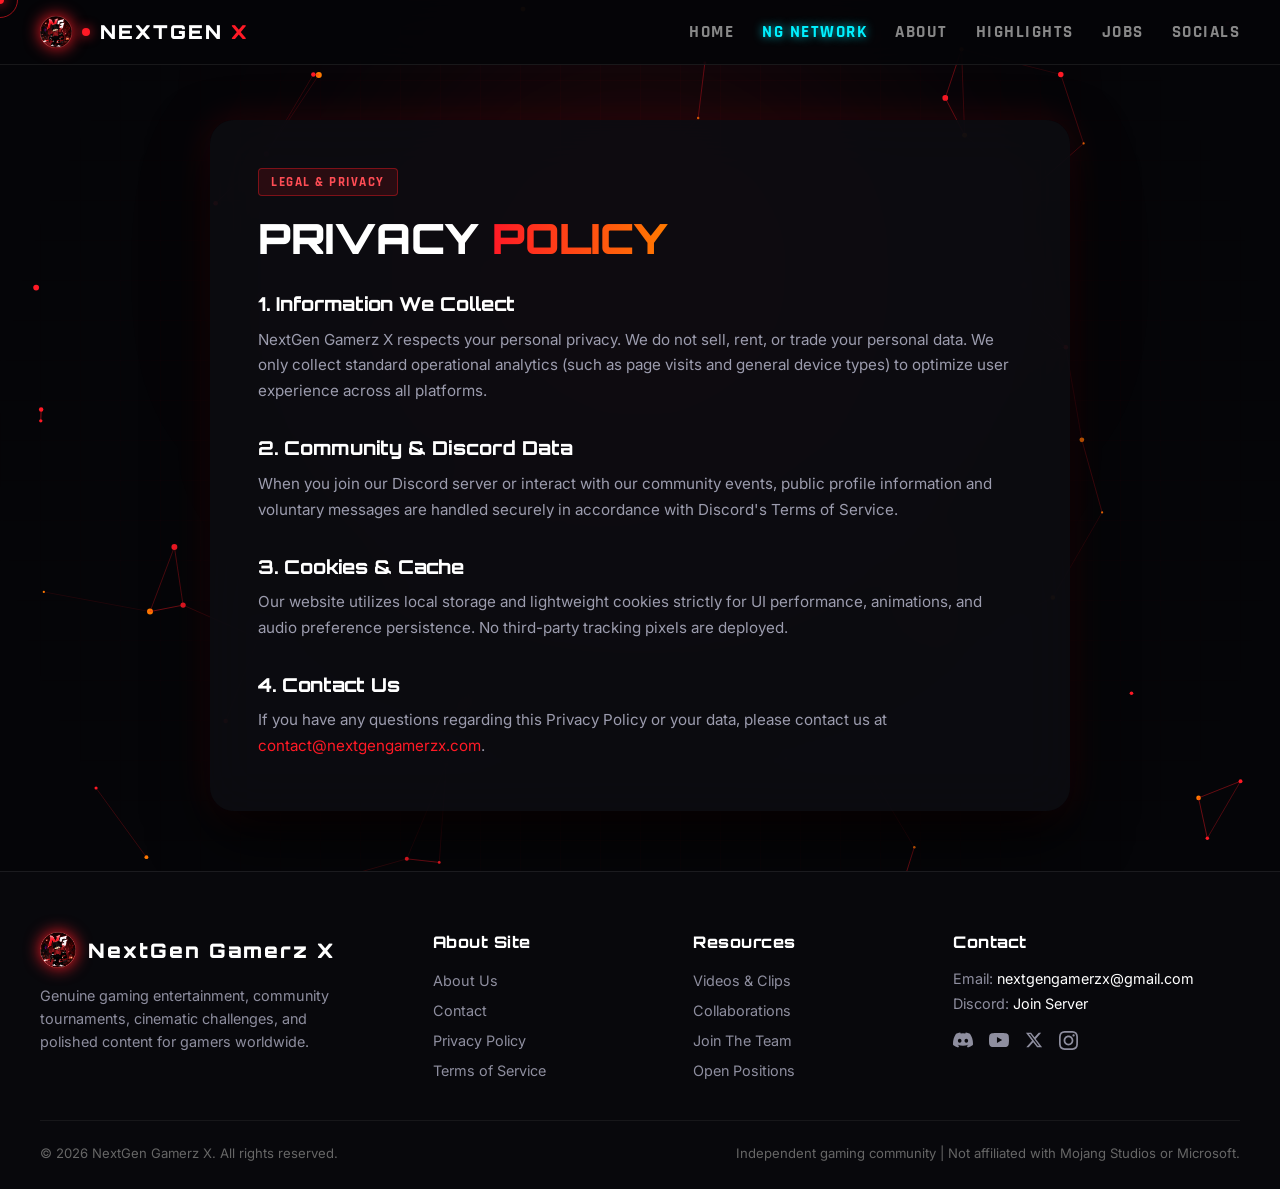
<file: privacy.html>
<!DOCTYPE html>
<html lang="en">
<head>
  <meta charset="UTF-8" />
  <meta name="viewport" content="width=device-width, initial-scale=1.0, maximum-scale=5.0" />
  <title>Privacy Policy | NextGen Gamerz X</title>
  
  <!-- Custom Favicon & Touch Icons -->
  <link rel="icon" type="image/png" href="images/favicon32.png" sizes="32x32" />
  <link rel="shortcut icon" href="images/faviconX.png" type="image/x-icon" />
  <link rel="apple-touch-icon" href="images/fevicon180.png" sizes="180x180" />
  <meta name="theme-color" content="#ff1a26" />

  <link rel="preconnect" href="https://fonts.googleapis.com">
  <link href="https://fonts.googleapis.com/css2?family=Orbitron:wght@700;800;900&family=Rajdhani:wght@600;700&family=Inter:wght@400;500;600&display=swap" rel="stylesheet">

  <style>
    :root {
      --bg-dark: #050508;
      --card-bg: rgba(13, 13, 18, 0.88);
      --neon-red: #ff1a26;
      --neon-orange: #ff6a00;
      --neon-cyan: #00f0ff;
      --border-color: rgba(255, 255, 255, 0.08);
      --font-display: 'Orbitron', sans-serif;
      --font-sub: 'Rajdhani', sans-serif;
      --font-body: 'Inter', sans-serif;
    }

    * { margin: 0; padding: 0; box-sizing: border-box; -webkit-tap-highlight-color: transparent; }
    html, body { width: 100%; overflow-x: hidden; background-color: var(--bg-dark); color: #fff; font-family: var(--font-body); min-height: 100vh; display: flex; flex-direction: column; justify-content: space-between; }
    ::-webkit-scrollbar { width: 8px; }
    ::-webkit-scrollbar-track { background: #030305; }
    ::-webkit-scrollbar-thumb { background: linear-gradient(180deg, var(--neon-red), var(--neon-orange)); border-radius: 4px; box-shadow: 0 0 10px rgba(255, 26, 38, 0.7); }

    .cyber-floor { position: fixed; inset: 0; background-image: linear-gradient(to right, rgba(255, 26, 38, 0.035) 1px, transparent 1px), linear-gradient(to bottom, rgba(255, 26, 38, 0.035) 1px, transparent 1px); background-size: 40px 40px; mask-image: radial-gradient(circle at 50% 50%, black 30%, transparent 85%); pointer-events: none; z-index: 0; }
    .ambient-sphere { position: fixed; top: 30%; left: 50%; transform: translate(-50%, -50%); width: min(700px, 90vw); height: min(700px, 90vw); background: radial-gradient(circle, rgba(255, 26, 38, 0.18) 0%, transparent 70%); filter: blur(130px); pointer-events: none; z-index: 0; }
    #fxCanvas { position: fixed; inset: 0; width: 100%; height: 100%; pointer-events: none; z-index: 0; }

    @media (min-width: 901px) {
      .cursor-dot { width: 8px; height: 8px; background: var(--neon-red); border-radius: 50%; position: fixed; pointer-events: none; z-index: 9999; transform: translate(-50%, -50%); box-shadow: 0 0 12px var(--neon-red); transition: transform 0.08s ease-out; }
      .cursor-ring { width: 36px; height: 36px; border: 1.5px solid rgba(255, 26, 38, 0.6); border-radius: 50%; position: fixed; pointer-events: none; z-index: 9998; transform: translate(-50%, -50%); transition: transform 0.15s ease-out, width 0.25s, height 0.25s; }
      body.hovering .cursor-ring { width: 55px; height: 55px; border-color: var(--neon-cyan); background: rgba(0, 240, 255, 0.06); }
    }
    @media (max-width: 900px) { .cursor-dot, .cursor-ring { display: none !important; } }

    .navbar { position: fixed; top: 0; left: 0; width: 100%; z-index: 1000; background: rgba(5, 5, 8, 0.9); backdrop-filter: blur(20px); border-bottom: 1px solid var(--border-color); padding: 16px 24px; }
    .nav-container { max-width: 1200px; margin: 0 auto; display: flex; justify-content: space-between; align-items: center; }
    /* Brand & Logo Styles */
    .brand-logo { font-family: var(--font-display); font-size: 1.2rem; font-weight: 900; letter-spacing: 2px; color: #fff; text-decoration: none; display: flex; align-items: center; gap: 10px; }
    .brand-img { width: 32px; height: 32px; object-fit: contain; filter: drop-shadow(0 0 8px var(--neon-red)); }
    .pulse-dot { width: 8px; height: 8px; background: var(--neon-red); border-radius: 50%; box-shadow: 0 0 12px var(--neon-red); animation: dotBlink 1.4s infinite alternate; }
    @keyframes dotBlink { 0% { opacity: 0.4; } 100% { opacity: 1; box-shadow: 0 0 20px var(--neon-red); } }
    .nav-links { display: flex; gap: 28px; list-style: none; }
    .nav-links a { font-family: var(--font-sub); font-weight: 700; font-size: 1.05rem; letter-spacing: 1.5px; text-transform: uppercase; text-decoration: none; color: #888; transition: color 0.3s; }
    .nav-links a:hover { color: #fff; border-bottom: 2px solid var(--neon-red); padding-bottom: 4px; text-shadow: 0 0 12px rgba(255, 26, 38, 0.8); }
    .menu-toggle { display: none; background: none; border: none; color: #fff; font-size: 1.6rem; cursor: pointer; }
    .mobile-menu { display: none; position: fixed; top: 65px; left: 0; width: 100%; background: #08080c; border-bottom: 1px solid rgba(255, 255, 255, 0.1); flex-direction: column; padding: 20px 24px; z-index: 999; }
    .mobile-menu.open { display: flex; }
    .mobile-menu a { padding: 12px 0; text-decoration: none; color: #ccc; font-family: var(--font-sub); font-weight: 700; text-transform: uppercase; border-bottom: 1px solid #14141c; }

    .page-center { position: relative; z-index: 1; max-width: 900px; margin: 120px auto 60px; padding: 0 20px; width: 100%; }
    .doc-card { position: relative; background: var(--card-bg); border-radius: 24px; padding: 48px; backdrop-filter: blur(25px); box-shadow: 0 25px 60px rgba(0, 0, 0, 0.9), 0 0 35px rgba(255, 26, 38, 0.15); overflow: hidden; }
    .doc-card::before { content: ''; position: absolute; inset: -2px; border-radius: 26px; padding: 2px; background: linear-gradient(90deg, transparent 40%, var(--neon-red), var(--neon-orange), transparent 60%); background-size: 300% 300%; -webkit-mask: linear-gradient(#fff 0 0) content-box, linear-gradient(#fff 0 0); -webkit-mask-composite: xor; mask: linear-gradient(#fff 0 0) content-box, linear-gradient(#fff 0 0); mask-composite: exclude; animation: laserBorder 5s linear infinite; pointer-events: none; }
    @keyframes laserBorder { 0% { background-position: 0% 50%; } 100% { background-position: 300% 50%; } }

    .badge-live { display: inline-flex; align-items: center; gap: 8px; background: rgba(255, 26, 38, 0.12); border: 1px solid rgba(255, 26, 38, 0.4); padding: 5px 12px; border-radius: 4px; font-family: var(--font-sub); font-size: 0.8rem; font-weight: 700; letter-spacing: 1.5px; color: #ff4d55; text-transform: uppercase; margin-bottom: 16px; }
    .page-title { font-family: var(--font-display); font-size: clamp(1.8rem, 4vw, 2.6rem); font-weight: 900; text-transform: uppercase; margin-bottom: 24px; }
    .shimmer-text { background: linear-gradient(90deg, #ff1a26, #ff7a00, #00f0ff, #ff1a26); background-size: 300% auto; color: transparent; background-clip: text; -webkit-background-clip: text; animation: textShimmer 4s ease infinite; }
    @keyframes textShimmer { 0% { background-position: 0% 50%; } 50% { background-position: 100% 50%; } 100% { background-position: 0% 50%; } }

    .doc-content { display: flex; flex-direction: column; gap: 24px; color: #9c9cae; font-size: 0.95rem; line-height: 1.7; }
    .doc-content h3 { font-family: var(--font-display); font-size: 1.2rem; font-weight: 800; color: #fff; margin-bottom: 6px; }
    .doc-content p { margin-bottom: 4px; }
    .doc-content ul { list-style: square; padding-left: 20px; display: flex; flex-direction: column; gap: 6px; }

    /* Footer */
    .site-footer { position: relative; z-index: 10; background: #08080c; border-top: 1px solid rgba(255, 255, 255, 0.08); padding: 60px 24px 28px; width: 100%; }
    .footer-container { max-width: 1200px; margin: 0 auto; }
    .footer-grid { display: grid; grid-template-columns: 1.6fr 1fr 1fr 1.3fr; gap: 40px; padding-bottom: 40px; border-bottom: 1px solid rgba(255, 255, 255, 0.06); }
    .footer-brand .brand-logo { font-family: var(--font-display); font-size: 1.25rem; font-weight: 900; color: #fff; display: flex; align-items: center; gap: 12px; text-decoration: none; margin-bottom: 16px; }
    .footer-brand .brand-img { width: 36px; height: 36px; }
    .footer-brand p { color: #8e8e9f; font-size: 0.9rem; line-height: 1.6; max-width: 320px; }
    .footer-col h4 { font-family: var(--font-display); font-size: 1rem; font-weight: 800; color: #fff; margin-bottom: 18px; letter-spacing: 0.5px; }
    .footer-col ul { list-style: none !important; padding: 0 !important; margin: 0 !important; display: flex; flex-direction: column; gap: 10px; }
    .footer-col ul li { list-style: none !important; }
    .footer-col ul li a { color: #8e8e9f; text-decoration: none; font-size: 0.9rem; transition: color 0.25s, transform 0.25s; display: inline-block; }
    .footer-col ul li a:hover { color: #fff; transform: translateX(4px); text-shadow: 0 0 10px rgba(255, 26, 38, 0.7); }
    .footer-contact p { color: #8e8e9f; font-size: 0.9rem; margin-bottom: 8px; }
    .footer-contact a { color: #fff; text-decoration: none; transition: color 0.2s; }
    .footer-contact a:hover { color: var(--neon-red); }
    .social-icons-row { display: flex; gap: 16px; margin-top: 18px; }
    .social-icons-row a { color: #8e8e9f; display: flex; align-items: center; justify-content: center; transition: color 0.3s, transform 0.3s; text-decoration: none; }
    .social-icons-row a:hover { color: var(--neon-red); transform: translateY(-3px); filter: drop-shadow(0 0 8px var(--neon-red)); }
    .footer-bottom { display: flex; justify-content: space-between; align-items: center; padding-top: 24px; font-size: 0.82rem; color: #666; flex-wrap: wrap; gap: 12px; }

    @media (max-width: 900px) {
      .nav-links { display: none; } .menu-toggle { display: block; }
      .error-card { padding: 36px 20px; }
      .footer-grid { grid-template-columns: 1fr 1fr; gap: 30px; }
    }
    @media (max-width: 600px) {
      .footer-grid { grid-template-columns: 1fr; gap: 28px; }
      .footer-bottom { flex-direction: column; text-align: center; }
    }
  </style>
</head>
<body>

  <div class="cursor-dot" id="cursorDot"></div>
  <div class="cursor-ring" id="cursorRing"></div>
  <div class="ambient-sphere"></div>
  <div class="cyber-floor"></div>
  <canvas id="fxCanvas"></canvas>

  <nav class="navbar">
    <div class="nav-container">
      <a href="index.html" class="brand-logo">
        <img src="images/logo.png" alt="NextGen Gamerz X Logo" class="brand-img" onerror="this.style.display='none'" />
        <span class="pulse-dot"></span>
        <span>NEXTGEN <span style="color:var(--neon-red)">X</span></span>
      </a>
      <ul class="nav-links">
        <li><a href="index.html">Home</a></li>
        <li><a href="network.html" style="color:var(--neon-cyan); text-shadow: 0 0 10px rgba(0,240,255,0.8);">NG Network</a></li>
        <li><a href="about.html">About</a></li>
        <li><a href="highlights.html">Highlights</a></li>
        <li><a href="jobs.html">Jobs</a></li>
        <li><a href="socials.html">Socials</a></li>
      </ul>
      <button class="menu-toggle" id="menuToggle" aria-label="Toggle Navigation">☰</button>
    </div>
  </nav>

  <div class="mobile-menu" id="mobileMenu">
    <a href="index.html">Home</a>
    <a href="network.html" style="color:var(--neon-cyan);">NG Network</a>
    <a href="about.html">About</a>
    <a href="highlights.html">Highlights</a>
    <a href="jobs.html">Jobs</a>
    <a href="socials.html">Socials</a>
  </div>

  <div class="page-center">
    <div class="doc-card">
      <div class="badge-live">LEGAL & PRIVACY</div>
      <h1 class="page-title">Privacy <span class="shimmer-text">Policy</span></h1>
      
      <div class="doc-content">
        <div>
          <h3>1. Information We Collect</h3>
          <p>NextGen Gamerz X respects your personal privacy. We do not sell, rent, or trade your personal data. We only collect standard operational analytics (such as page visits and general device types) to optimize user experience across all platforms.</p>
        </div>

        <div>
          <h3>2. Community & Discord Data</h3>
          <p>When you join our Discord server or interact with our community events, public profile information and voluntary messages are handled securely in accordance with Discord's Terms of Service.</p>
        </div>

        <div>
          <h3>3. Cookies & Cache</h3>
          <p>Our website utilizes local storage and lightweight cookies strictly for UI performance, animations, and audio preference persistence. No third-party tracking pixels are deployed.</p>
        </div>

        <div>
          <h3>4. Contact Us</h3>
          <p>If you have any questions regarding this Privacy Policy or your data, please contact us at <a href="mailto:contact@nextgengamerzx.com" style="color:var(--neon-red); text-decoration:none;">contact@nextgengamerzx.com</a>.</p>
        </div>
      </div>
    </div>
  </div>

   <!-- ================= 6. FOOTER STYLE COMMUNITY FOOTER ================= -->
  <footer class="site-footer">
    <div class="footer-container">
      
      <div class="footer-grid">
        
        <!-- Column 1: Brand & Bio -->
        <div class="footer-brand">
          <a href="index.html" class="brand-logo">
            <img src="images/logo.png" alt="NextGen Gamerz X Logo" class="brand-img" onerror="this.style.display='none'" />
            <span>NextGen Gamerz X</span>
          </a>
          <p>
            Genuine gaming entertainment, community tournaments, cinematic challenges, and polished content for gamers worldwide.
          </p>
        </div>

        <!-- Column 2: About Site -->
        <div class="footer-col">
          <h4>About Site</h4>
          <ul>
            <li><a href="about.html">About Us</a></li>
            <li><a href="socials.html">Contact</a></li>
            <li><a href="privacy.html">Privacy Policy</a></li>
            <li><a href="terms.html">Terms of Service</a></li>
          </ul>
        </div>

        <!-- Column 3: Resources -->
        <div class="footer-col">
          <h4>Resources</h4>
          <ul>
            <li><a href="highlights.html">Videos & Clips</a></li>
            <li><a href="highlights.html">Collaborations</a></li>
            <li><a href="jobs.html">Join The Team</a></li>
            <li><a href="jobs.html">Open Positions</a></li>
          </ul>
        </div>

        <!-- Column 4: Contact & Socials -->
        <div class="footer-col footer-contact">
          <h4>Contact</h4>
          <p>Email: <a href="mailto:nextgengamerzx@gmail.com">nextgengamerzx@gmail.com</a></p>
          <p>Discord: <a href="https://discord.com/invite/VWnrdzvT59" target="_blank">Join Server</a></p>

          <div class="social-icons-row">
            <!-- Discord -->
            <a href="https://discord.com/invite/VWnrdzvT59" target="_blank" aria-label="Discord">
              <svg width="20" height="20" fill="currentColor" viewBox="0 0 24 24"><path d="M20.317 4.37a19.791 19.791 0 0 0-4.885-1.515.074.074 0 0 0-.079.037c-.21.375-.444.864-.608 1.25a18.27 18.27 0 0 0-5.487 0 12.64 12.64 0 0 0-.617-1.25.077.077 0 0 0-.079-.037A19.736 19.736 0 0 0 3.677 4.37a.07.07 0 0 0-.032.027C.533 9.046-.32 13.58.099 18.057a.082.082 0 0 0 .031.057 19.9 19.9 0 0 0 5.993 3.03.078.078 0 0 0 .084-.028c.462-.63.874-1.295 1.226-1.994.021-.041.001-.09-.041-.106a13.107 13.107 0 0 1-1.872-.892.077.077 0 0 1-.008-.128 10.2 10.2 0 0 0 .372-.292.074.074 0 0 1 .077-.01c3.929 1.793 8.18 1.793 12.061 0a.074.074 0 0 1 .078.01c.12.098.246.198.373.292a.077.077 0 0 1-.006.127 12.299 12.299 0 0 1-1.873.893.077.077 0 0 0-.041.107c.36.698.772 1.362 1.225 1.993a.076.076 0 0 0 .084.028 19.839 19.839 0 0 0 6.002-3.03.077.077 0 0 0 .032-.054c.5-5.177-.838-9.674-3.549-13.66a.061.061 0 0 0-.031-.028zM8.02 15.33c-1.183 0-2.157-1.085-2.157-2.419 0-1.333.956-2.419 2.157-2.419 1.21 0 2.176 1.096 2.157 2.42 0 1.333-.956 2.418-2.157 2.418zm7.975 0c-1.183 0-2.157-1.085-2.157-2.419 0-1.333.955-2.419 2.157-2.419 1.21 0 2.176 1.096 2.157 2.42 0 1.333-.946 2.418-2.157 2.418z"/></svg>
            </a>
            <!-- YouTube -->
            <a href="https://www.youtube.com/@NextGenGamerzX" target="_blank" aria-label="YouTube">
              <svg width="20" height="20" fill="currentColor" viewBox="0 0 24 24"><path d="M23.498 6.186a3.016 3.016 0 0 0-2.122-2.136C19.505 3.545 12 3.545 12 3.545s-7.505 0-9.377.505A3.017 3.017 0 0 0 .502 6.186C0 8.07 0 12 0 12s0 3.93.502 5.814a3.016 3.016 0 0 0 2.122 2.136c1.871.505 9.376.505 9.376.505s7.505 0 9.377-.505a3.015 3.015 0 0 0 2.122-2.136C24 15.93 24 12 24 12s0-3.93-.502-5.814zM9.545 15.568V8.432L15.818 12l-6.273 3.568z"/></svg>
            </a>
            <!-- Telegram / X -->
            <a href="https://t.me/NextGenGamerzOfficial" target="_blank" aria-label="Telegram">
              <svg width="18" height="18" fill="currentColor" viewBox="0 0 24 24"><path d="M18.244 2.25h3.308l-7.227 8.26 8.502 11.24H16.17l-5.214-6.817L4.99 21.75H1.68l7.73-8.835L1.254 2.25H8.08l4.713 6.231zm-1.161 17.52h1.833L7.084 4.126H5.117z"/></svg>
            </a>
            <!-- Instagram -->
            <a href="https://www.instagram.com/nextgen.gamerzx/" target="_blank" aria-label="Instagram">
              <svg width="19" height="19" fill="currentColor" viewBox="0 0 24 24"><path d="M12 2.163c3.204 0 3.584.012 4.85.07 3.252.148 4.771 1.691 4.919 4.919.058 1.265.069 1.645.069 4.849 0 3.205-.012 3.584-.069 4.849-.149 3.225-1.664 4.771-4.919 4.919-1.266.058-1.644.07-4.85.07-3.204 0-3.584-.012-4.849-.07-3.26-.149-4.771-1.699-4.919-4.92-.058-1.265-.07-1.644-.07-4.849 0-3.204.013-3.583.07-4.849.149-3.227 1.664-4.771 4.919-4.919 1.266-.057 1.645-.069 4.849-.069zm0-2.163c-3.259 0-3.667.014-4.947.072-4.358.2-6.78 2.618-6.98 6.98-.059 1.281-.073 1.689-.073 4.948 0 3.259.014 3.668.072 4.948.2 4.358 2.618 6.78 6.98 6.98 1.281.058 1.689.072 4.948.072 3.259 0 3.668-.014 4.948-.072 4.354-.2 6.782-2.618 6.979-6.98.059-1.28.073-1.689.073-4.948 0-3.259-.014-3.667-.072-4.947-.196-4.354-2.617-6.78-6.979-6.98-1.281-.059-1.69-.073-4.949-.073zm0 5.838c-3.403 0-6.162 2.759-6.162 6.162s2.759 6.163 6.162 6.163 6.162-2.759 6.162-6.163c0-3.403-2.759-6.162-6.162-6.162zm0 10.162c-2.209 0-4-1.79-4-4 0-2.209 1.791-4 4-4s4 1.791 4 4c0 2.21-1.791 4-4 4zm6.406-11.845c-.796 0-1.441.645-1.441 1.44s.645 1.44 1.441 1.44c.795 0 1.439-.645 1.439-1.44s-.644-1.44-1.439-1.44z"/></svg>
            </a>
          </div>
        </div>

      </div>

      <!-- Bottom Strip -->
      <div class="footer-bottom">
        <div>© 2026 NextGen Gamerz X. All rights reserved.</div>
        <div>Independent gaming community | Not affiliated with Mojang Studios or Microsoft.</div>
      </div>

    </div>
  </footer>
  
  <script>
    const dot = document.getElementById('cursorDot');
    const ring = document.getElementById('cursorRing');
    if (dot && ring) {
      document.addEventListener('mousemove', (e) => {
        dot.style.left = `${e.clientX}px`; dot.style.top = `${e.clientY}px`;
        ring.style.left = `${e.clientX}px`; ring.style.top = `${e.clientY}px`;
      });
      document.querySelectorAll('a, button').forEach(el => {
        el.addEventListener('mouseenter', () => document.body.classList.add('hovering'));
        el.addEventListener('mouseleave', () => document.body.classList.remove('hovering'));
      });
    }
    document.getElementById('menuToggle').addEventListener('click', () => {
      document.getElementById('mobileMenu').classList.toggle('open');
    });

    const canvas = document.getElementById('fxCanvas');
    const ctx = canvas.getContext('2d');
    let particles = [];
    function resizeCanvas() { canvas.width = window.innerWidth; canvas.height = window.innerHeight; }
    resizeCanvas();
    window.addEventListener('resize', resizeCanvas);
    class Node {
      constructor() {
        this.x = Math.random() * canvas.width; this.y = Math.random() * canvas.height;
        this.size = Math.random() * 2 + 1; this.speedX = Math.random() * 0.8 - 0.4; this.speedY = Math.random() * 0.8 - 0.4;
        this.color = Math.random() > 0.35 ? '#ff1a26' : '#ff7a00';
      }
      update() {
        this.x += this.speedX; this.y += this.speedY;
        if (this.x > canvas.width) this.x = 0; else if (this.x < 0) this.x = canvas.width;
        if (this.y > canvas.height) this.y = 0; else if (this.y < 0) this.y = canvas.height;
      }
      draw() { ctx.fillStyle = this.color; ctx.beginPath(); ctx.arc(this.x, this.y, this.size, 0, Math.PI * 2); ctx.fill(); }
    }
    for (let i = 0; i < Math.min(Math.floor(window.innerWidth / 16), 75); i++) particles.push(new Node());
    function animate() {
      ctx.clearRect(0, 0, canvas.width, canvas.height);
      particles.forEach(p => { p.update(); p.draw(); });
      for (let a = 0; a < particles.length; a++) {
        for (let b = a; b < particles.length; b++) {
          const dist = ((particles[a].x - particles[b].x) ** 2 + (particles[a].y - particles[b].y) ** 2) ** 0.5;
          if (dist < 110) {
            ctx.strokeStyle = `rgba(255, 26, 38, ${1 - dist / 110 * 0.85})`; ctx.lineWidth = 0.6;
            ctx.beginPath(); ctx.moveTo(particles[a].x, particles[a].y); ctx.lineTo(particles[b].x, particles[b].y); ctx.stroke();
          }
        }
      }
      requestAnimationFrame(animate);
    }
    animate();
  </script>
</body>
</html>
</file>
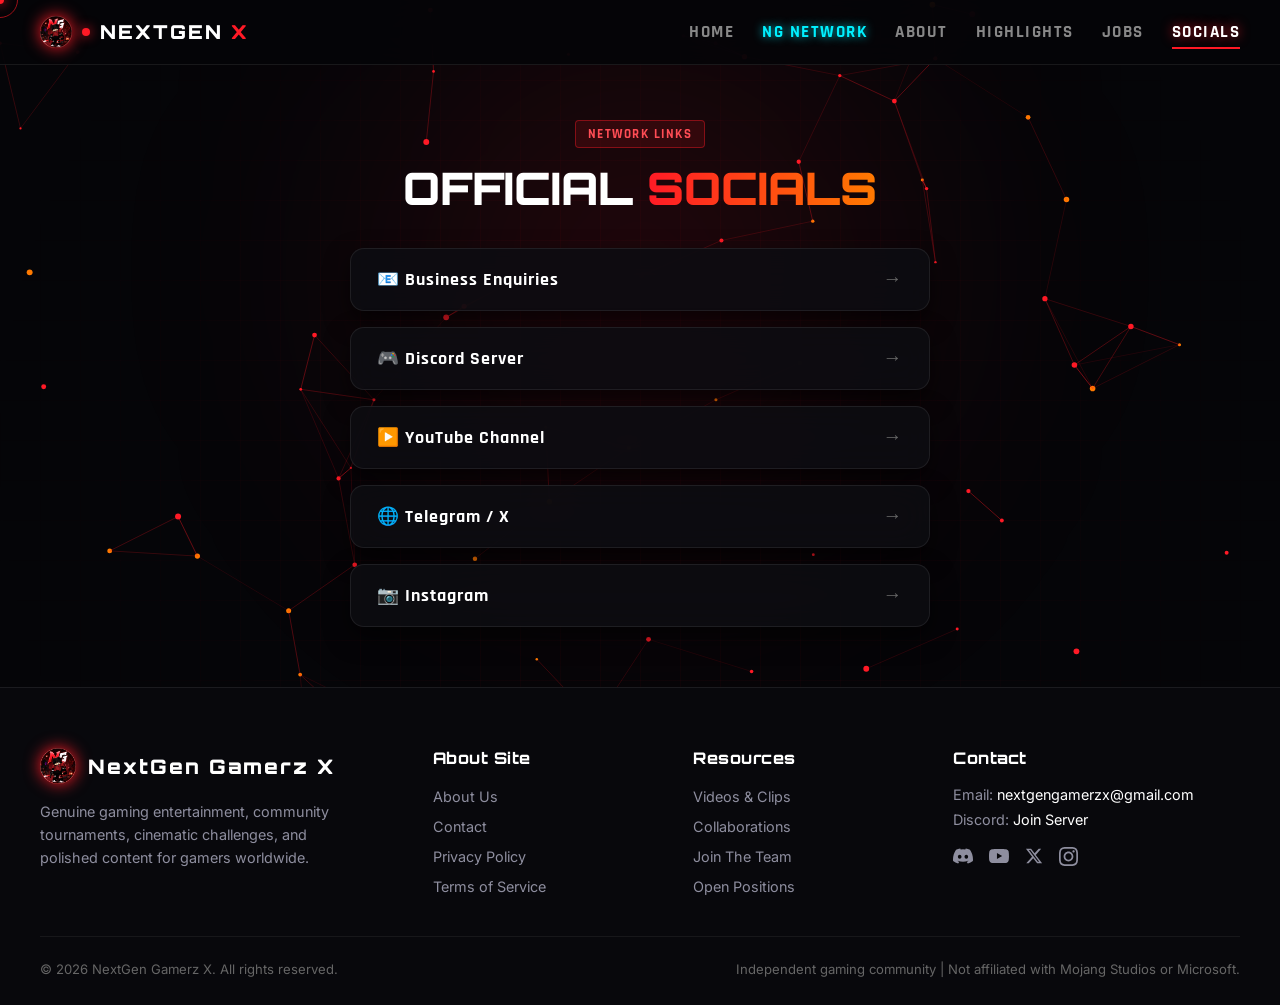
<file: socials.html>
<!DOCTYPE html>
<html lang="en">
<head>
  <meta charset="UTF-8" />
  <meta name="viewport" content="width=device-width, initial-scale=1.0, maximum-scale=5.0" />
  <title>Socials | NextGen Gamerz X</title>
  
  <!-- Custom Favicon & Touch Icons -->
  <link rel="icon" type="image/png" href="images/favicon32.png" sizes="32x32" />
  <link rel="shortcut icon" href="images/faviconX.png" type="image/x-icon" />
  <link rel="apple-touch-icon" href="images/fevicon180.png" sizes="180x180" />
  <meta name="theme-color" content="#ff1a26" />

  <link rel="preconnect" href="https://fonts.googleapis.com">
  <link href="https://fonts.googleapis.com/css2?family=Orbitron:wght@700;800;900&family=Rajdhani:wght@600;700&family=Inter:wght@400;500;600&display=swap" rel="stylesheet">

  <style>
    :root {
      --bg-dark: #050508;
      --card-bg: rgba(13, 13, 18, 0.88);
      --neon-red: #ff1a26;
      --neon-orange: #ff6a00;
      --neon-cyan: #00f0ff;
      --border-color: rgba(255, 255, 255, 0.08);
      --font-display: 'Orbitron', sans-serif;
      --font-sub: 'Rajdhani', sans-serif;
      --font-body: 'Inter', sans-serif;
    }

    * { margin: 0; padding: 0; box-sizing: border-box; -webkit-tap-highlight-color: transparent; }
    html, body { width: 100%; overflow-x: hidden; background-color: var(--bg-dark); color: #fff; font-family: var(--font-body); min-height: 100vh; display: flex; flex-direction: column; justify-content: space-between; }
    ::-webkit-scrollbar { width: 8px; }
    ::-webkit-scrollbar-track { background: #030305; }
    ::-webkit-scrollbar-thumb { background: linear-gradient(180deg, var(--neon-red), var(--neon-orange)); border-radius: 4px; box-shadow: 0 0 10px rgba(255, 26, 38, 0.7); }

    .cyber-floor { position: fixed; inset: 0; background-image: linear-gradient(to right, rgba(255, 26, 38, 0.035) 1px, transparent 1px), linear-gradient(to bottom, rgba(255, 26, 38, 0.035) 1px, transparent 1px); background-size: 40px 40px; mask-image: radial-gradient(circle at 50% 50%, black 30%, transparent 85%); pointer-events: none; z-index: 0; }
    .ambient-sphere { position: fixed; top: 30%; left: 50%; transform: translate(-50%, -50%); width: min(700px, 90vw); height: min(700px, 90vw); background: radial-gradient(circle, rgba(255, 26, 38, 0.18) 0%, transparent 70%); filter: blur(130px); pointer-events: none; z-index: 0; }
    #fxCanvas { position: fixed; inset: 0; width: 100%; height: 100%; pointer-events: none; z-index: 0; }

    @media (min-width: 901px) {
      .cursor-dot { width: 8px; height: 8px; background: var(--neon-red); border-radius: 50%; position: fixed; pointer-events: none; z-index: 9999; transform: translate(-50%, -50%); box-shadow: 0 0 12px var(--neon-red); transition: transform 0.08s ease-out; }
      .cursor-ring { width: 36px; height: 36px; border: 1.5px solid rgba(255, 26, 38, 0.6); border-radius: 50%; position: fixed; pointer-events: none; z-index: 9998; transform: translate(-50%, -50%); transition: transform 0.15s ease-out, width 0.25s, height 0.25s; }
      body.hovering .cursor-ring { width: 55px; height: 55px; border-color: var(--neon-cyan); background: rgba(0, 240, 255, 0.06); }
    }
    @media (max-width: 900px) { .cursor-dot, .cursor-ring { display: none !important; } }

    .navbar { position: fixed; top: 0; left: 0; width: 100%; z-index: 1000; background: rgba(5, 5, 8, 0.9); backdrop-filter: blur(20px); border-bottom: 1px solid var(--border-color); padding: 16px 24px; }
    .nav-container { max-width: 1200px; margin: 0 auto; display: flex; justify-content: space-between; align-items: center; }
    /* Brand & Logo Styles */
    .brand-logo { font-family: var(--font-display); font-size: 1.2rem; font-weight: 900; letter-spacing: 2px; color: #fff; text-decoration: none; display: flex; align-items: center; gap: 10px; }
    .brand-img { width: 32px; height: 32px; object-fit: contain; filter: drop-shadow(0 0 8px var(--neon-red)); }
    .pulse-dot { width: 8px; height: 8px; background: var(--neon-red); border-radius: 50%; box-shadow: 0 0 12px var(--neon-red); animation: dotBlink 1.4s infinite alternate; }
    @keyframes dotBlink { 0% { opacity: 0.4; } 100% { opacity: 1; box-shadow: 0 0 20px var(--neon-red); } }
    .nav-links { display: flex; gap: 28px; list-style: none; }
    .nav-links a { font-family: var(--font-sub); font-weight: 700; font-size: 1.05rem; letter-spacing: 1.5px; text-transform: uppercase; text-decoration: none; color: #888; transition: color 0.3s; }
    .nav-links a:hover, .nav-links a.active { color: #fff; border-bottom: 2px solid var(--neon-red); padding-bottom: 4px; text-shadow: 0 0 12px rgba(255, 26, 38, 0.8); }
    .menu-toggle { display: none; background: none; border: none; color: #fff; font-size: 1.6rem; cursor: pointer; }
    .mobile-menu { display: none; position: fixed; top: 65px; left: 0; width: 100%; background: #08080c; border-bottom: 1px solid rgba(255, 255, 255, 0.1); flex-direction: column; padding: 20px 24px; z-index: 999; }
    .mobile-menu.open { display: flex; }
    .mobile-menu a { padding: 12px 0; text-decoration: none; color: #ccc; font-family: var(--font-sub); font-weight: 700; text-transform: uppercase; border-bottom: 1px solid #14141c; }

    .page-center { position: relative; z-index: 1; max-width: 620px; margin: 120px auto 60px; padding: 0 20px; width: 100%; }
    .section-header { text-align: center; margin-bottom: 32px; }
    .badge-live { display: inline-flex; align-items: center; gap: 8px; background: rgba(255, 26, 38, 0.12); border: 1px solid rgba(255, 26, 38, 0.4); padding: 5px 12px; border-radius: 4px; font-family: var(--font-sub); font-size: 0.8rem; font-weight: 700; letter-spacing: 1.5px; color: #ff4d55; text-transform: uppercase; margin-bottom: 12px; }
    .page-title { font-family: var(--font-display); font-size: clamp(1.8rem, 4vw, 2.8rem); font-weight: 900; text-transform: uppercase; }
    .shimmer-text { background: linear-gradient(90deg, #ff1a26, #ff7a00, #00f0ff, #ff1a26); background-size: 300% auto; color: transparent; -webkit-background-clip: text; background-clip: text; animation: textShimmer 4s ease infinite; }
    @keyframes textShimmer { 0% { background-position: 0% 50%; } 50% { background-position: 100% 50%; } 100% { background-position: 0% 50%; } }

    .social-links-box { display: flex; flex-direction: column; gap: 16px; }
    .social-card { background: var(--card-bg); border: 1px solid var(--border-color); border-radius: 14px; padding: 18px 26px; text-decoration: none; color: #fff; display: flex; justify-content: space-between; align-items: center; font-family: var(--font-sub); font-size: 1.1rem; font-weight: 700; letter-spacing: 1px; backdrop-filter: blur(15px); transition: all 0.3s ease; box-shadow: 0 10px 25px rgba(0, 0, 0, 0.6); }
    .social-card:hover { transform: translateY(-4px); border-color: var(--neon-red); box-shadow: 0 0 30px rgba(255, 26, 38, 0.35); }
    .arrow { color: #666; transition: color 0.3s; font-size: 1.2rem; }
    .social-card:hover .arrow { color: var(--neon-red); }

    /* Footer */
    .site-footer { position: relative; z-index: 10; background: #08080c; border-top: 1px solid rgba(255, 255, 255, 0.08); padding: 60px 24px 28px; width: 100%; }
    .footer-container { max-width: 1200px; margin: 0 auto; }
    .footer-grid { display: grid; grid-template-columns: 1.6fr 1fr 1fr 1.3fr; gap: 40px; padding-bottom: 40px; border-bottom: 1px solid rgba(255, 255, 255, 0.06); }
    .footer-brand .brand-logo { font-family: var(--font-display); font-size: 1.25rem; font-weight: 900; color: #fff; display: flex; align-items: center; gap: 12px; text-decoration: none; margin-bottom: 16px; }
    .footer-brand .brand-img { width: 36px; height: 36px; }
    .footer-brand p { color: #8e8e9f; font-size: 0.9rem; line-height: 1.6; max-width: 320px; }
    .footer-col h4 { font-family: var(--font-display); font-size: 1rem; font-weight: 800; color: #fff; margin-bottom: 18px; letter-spacing: 0.5px; }
    .footer-col ul { list-style: none !important; padding: 0 !important; margin: 0 !important; display: flex; flex-direction: column; gap: 10px; }
    .footer-col ul li { list-style: none !important; }
    .footer-col ul li a { color: #8e8e9f; text-decoration: none; font-size: 0.9rem; transition: color 0.25s, transform 0.25s; display: inline-block; }
    .footer-col ul li a:hover { color: #fff; transform: translateX(4px); text-shadow: 0 0 10px rgba(255, 26, 38, 0.7); }
    .footer-contact p { color: #8e8e9f; font-size: 0.9rem; margin-bottom: 8px; }
    .footer-contact a { color: #fff; text-decoration: none; transition: color 0.2s; }
    .footer-contact a:hover { color: var(--neon-red); }
    .social-icons-row { display: flex; gap: 16px; margin-top: 18px; }
    .social-icons-row a { color: #8e8e9f; display: flex; align-items: center; justify-content: center; transition: color 0.3s, transform 0.3s; text-decoration: none; }
    .social-icons-row a:hover { color: var(--neon-red); transform: translateY(-3px); filter: drop-shadow(0 0 8px var(--neon-red)); }
    .footer-bottom { display: flex; justify-content: space-between; align-items: center; padding-top: 24px; font-size: 0.82rem; color: #666; flex-wrap: wrap; gap: 12px; }

    @media (max-width: 900px) {
      .nav-links { display: none; } .menu-toggle { display: block; }
      .error-card { padding: 36px 20px; }
      .footer-grid { grid-template-columns: 1fr 1fr; gap: 30px; }
    }
    @media (max-width: 600px) {
      .footer-grid { grid-template-columns: 1fr; gap: 28px; }
      .footer-bottom { flex-direction: column; text-align: center; }
    }
  </style>
</head>
<body>

  <div class="cursor-dot" id="cursorDot"></div>
  <div class="cursor-ring" id="cursorRing"></div>
  <div class="ambient-sphere"></div>
  <div class="cyber-floor"></div>
  <canvas id="fxCanvas"></canvas>

  <nav class="navbar">
    <div class="nav-container">
      <a href="index.html" class="brand-logo">
        <img src="images/logo.png" alt="NextGen Gamerz X Logo" class="brand-img" onerror="this.style.display='none'" />
        <span class="pulse-dot"></span>
        <span>NEXTGEN <span style="color:var(--neon-red)">X</span></span>
      </a>
      <ul class="nav-links">
        <li><a href="index.html">Home</a></li>
        <li><a href="network.html" style="color:var(--neon-cyan); text-shadow: 0 0 10px rgba(0,240,255,0.8);">NG Network</a></li>
        <li><a href="about.html">About</a></li>
        <li><a href="highlights.html">Highlights</a></li>
        <li><a href="jobs.html">Jobs</a></li>
        <li><a href="socials.html" class="active">Socials</a></li>
      </ul>
      <button class="menu-toggle" id="menuToggle" aria-label="Toggle Navigation">☰</button>
    </div>
  </nav>

  <div class="mobile-menu" id="mobileMenu">
    <a href="index.html">Home</a>
    <a href="network.html" style="color:var(--neon-cyan);">NG Network</a>
    <a href="about.html">About</a>
    <a href="highlights.html">Highlights</a>
    <a href="jobs.html">Jobs</a>
    <a href="socials.html">Socials</a>
  </div>

  <div class="page-center">
    <div class="section-header">
      <div class="badge-live">NETWORK LINKS</div>
      <h1 class="page-title">Official <span class="shimmer-text">Socials</span></h1>
    </div>

    <div class="social-links-box">
      <a href="mailto:nextgengamerzx@gmail.com" class="social-card">
        <span>📧 Business Enquiries</span>
        <span class="arrow">&rarr;</span>
      </a>
      <a href="https://discord.com/invite/VWnrdzvT59" target="_blank" class="social-card">
        <span>🎮 Discord Server</span>
        <span class="arrow">&rarr;</span>
      </a>
      <a href="https://www.youtube.com/@NextGenGamerzX" target="_blank" class="social-card">
        <span>▶️ YouTube Channel</span>
        <span class="arrow">&rarr;</span>
      </a>
      <a href="https://t.me/NextGenGamerzOfficial" target="_blank" class="social-card">
        <span>🌐 Telegram / X</span>
        <span class="arrow">&rarr;</span>
      </a>
      <a href="https://www.instagram.com/nextgen.gamerzx/" target="_blank" class="social-card">
        <span>📷 Instagram</span>
        <span class="arrow">&rarr;</span>
      </a>
    </div>
  </div>

  <!-- ================= 6. FOOTER STYLE COMMUNITY FOOTER ================= -->
  <footer class="site-footer">
    <div class="footer-container">
      
      <div class="footer-grid">
        
        <!-- Column 1: Brand & Bio -->
        <div class="footer-brand">
          <a href="index.html" class="brand-logo">
            <img src="images/logo.png" alt="NextGen Gamerz X Logo" class="brand-img" onerror="this.style.display='none'" />
            <span>NextGen Gamerz X</span>
          </a>
          <p>
            Genuine gaming entertainment, community tournaments, cinematic challenges, and polished content for gamers worldwide.
          </p>
        </div>

        <!-- Column 2: About Site -->
        <div class="footer-col">
          <h4>About Site</h4>
          <ul>
            <li><a href="about.html">About Us</a></li>
            <li><a href="socials.html">Contact</a></li>
            <li><a href="privacy.html">Privacy Policy</a></li>
            <li><a href="terms.html">Terms of Service</a></li>
          </ul>
        </div>

        <!-- Column 3: Resources -->
        <div class="footer-col">
          <h4>Resources</h4>
          <ul>
            <li><a href="highlights.html">Videos & Clips</a></li>
            <li><a href="highlights.html">Collaborations</a></li>
            <li><a href="jobs.html">Join The Team</a></li>
            <li><a href="jobs.html">Open Positions</a></li>
          </ul>
        </div>

        <!-- Column 4: Contact & Socials -->
        <div class="footer-col footer-contact">
          <h4>Contact</h4>
          <p>Email: <a href="mailto:nextgengamerzx@gmail.com">nextgengamerzx@gmail.com</a></p>
          <p>Discord: <a href="https://discord.com/invite/VWnrdzvT59" target="_blank">Join Server</a></p>

          <div class="social-icons-row">
            <!-- Discord -->
            <a href="https://discord.com/invite/VWnrdzvT59" target="_blank" aria-label="Discord">
              <svg width="20" height="20" fill="currentColor" viewBox="0 0 24 24"><path d="M20.317 4.37a19.791 19.791 0 0 0-4.885-1.515.074.074 0 0 0-.079.037c-.21.375-.444.864-.608 1.25a18.27 18.27 0 0 0-5.487 0 12.64 12.64 0 0 0-.617-1.25.077.077 0 0 0-.079-.037A19.736 19.736 0 0 0 3.677 4.37a.07.07 0 0 0-.032.027C.533 9.046-.32 13.58.099 18.057a.082.082 0 0 0 .031.057 19.9 19.9 0 0 0 5.993 3.03.078.078 0 0 0 .084-.028c.462-.63.874-1.295 1.226-1.994.021-.041.001-.09-.041-.106a13.107 13.107 0 0 1-1.872-.892.077.077 0 0 1-.008-.128 10.2 10.2 0 0 0 .372-.292.074.074 0 0 1 .077-.01c3.929 1.793 8.18 1.793 12.061 0a.074.074 0 0 1 .078.01c.12.098.246.198.373.292a.077.077 0 0 1-.006.127 12.299 12.299 0 0 1-1.873.893.077.077 0 0 0-.041.107c.36.698.772 1.362 1.225 1.993a.076.076 0 0 0 .084.028 19.839 19.839 0 0 0 6.002-3.03.077.077 0 0 0 .032-.054c.5-5.177-.838-9.674-3.549-13.66a.061.061 0 0 0-.031-.028zM8.02 15.33c-1.183 0-2.157-1.085-2.157-2.419 0-1.333.956-2.419 2.157-2.419 1.21 0 2.176 1.096 2.157 2.42 0 1.333-.956 2.418-2.157 2.418zm7.975 0c-1.183 0-2.157-1.085-2.157-2.419 0-1.333.955-2.419 2.157-2.419 1.21 0 2.176 1.096 2.157 2.42 0 1.333-.946 2.418-2.157 2.418z"/></svg>
            </a>
            <!-- YouTube -->
            <a href="https://www.youtube.com/@NextGenGamerzX" target="_blank" aria-label="YouTube">
              <svg width="20" height="20" fill="currentColor" viewBox="0 0 24 24"><path d="M23.498 6.186a3.016 3.016 0 0 0-2.122-2.136C19.505 3.545 12 3.545 12 3.545s-7.505 0-9.377.505A3.017 3.017 0 0 0 .502 6.186C0 8.07 0 12 0 12s0 3.93.502 5.814a3.016 3.016 0 0 0 2.122 2.136c1.871.505 9.376.505 9.376.505s7.505 0 9.377-.505a3.015 3.015 0 0 0 2.122-2.136C24 15.93 24 12 24 12s0-3.93-.502-5.814zM9.545 15.568V8.432L15.818 12l-6.273 3.568z"/></svg>
            </a>
            <!-- Telegram / X -->
            <a href="https://t.me/NextGenGamerzOfficial" target="_blank" aria-label="Telegram">
              <svg width="18" height="18" fill="currentColor" viewBox="0 0 24 24"><path d="M18.244 2.25h3.308l-7.227 8.26 8.502 11.24H16.17l-5.214-6.817L4.99 21.75H1.68l7.73-8.835L1.254 2.25H8.08l4.713 6.231zm-1.161 17.52h1.833L7.084 4.126H5.117z"/></svg>
            </a>
            <!-- Instagram -->
            <a href="https://www.instagram.com/nextgen.gamerzx/" target="_blank" aria-label="Instagram">
              <svg width="19" height="19" fill="currentColor" viewBox="0 0 24 24"><path d="M12 2.163c3.204 0 3.584.012 4.85.07 3.252.148 4.771 1.691 4.919 4.919.058 1.265.069 1.645.069 4.849 0 3.205-.012 3.584-.069 4.849-.149 3.225-1.664 4.771-4.919 4.919-1.266.058-1.644.07-4.85.07-3.204 0-3.584-.012-4.849-.07-3.26-.149-4.771-1.699-4.919-4.92-.058-1.265-.07-1.644-.07-4.849 0-3.204.013-3.583.07-4.849.149-3.227 1.664-4.771 4.919-4.919 1.266-.057 1.645-.069 4.849-.069zm0-2.163c-3.259 0-3.667.014-4.947.072-4.358.2-6.78 2.618-6.98 6.98-.059 1.281-.073 1.689-.073 4.948 0 3.259.014 3.668.072 4.948.2 4.358 2.618 6.78 6.98 6.98 1.281.058 1.689.072 4.948.072 3.259 0 3.668-.014 4.948-.072 4.354-.2 6.782-2.618 6.979-6.98.059-1.28.073-1.689.073-4.948 0-3.259-.014-3.667-.072-4.947-.196-4.354-2.617-6.78-6.979-6.98-1.281-.059-1.69-.073-4.949-.073zm0 5.838c-3.403 0-6.162 2.759-6.162 6.162s2.759 6.163 6.162 6.163 6.162-2.759 6.162-6.163c0-3.403-2.759-6.162-6.162-6.162zm0 10.162c-2.209 0-4-1.79-4-4 0-2.209 1.791-4 4-4s4 1.791 4 4c0 2.21-1.791 4-4 4zm6.406-11.845c-.796 0-1.441.645-1.441 1.44s.645 1.44 1.441 1.44c.795 0 1.439-.645 1.439-1.44s-.644-1.44-1.439-1.44z"/></svg>
            </a>
          </div>
        </div>

      </div>

      <!-- Bottom Strip -->
      <div class="footer-bottom">
        <div>© 2026 NextGen Gamerz X. All rights reserved.</div>
        <div>Independent gaming community | Not affiliated with Mojang Studios or Microsoft.</div>
      </div>

    </div>
  </footer>

  <script>
    const dot = document.getElementById('cursorDot');
    const ring = document.getElementById('cursorRing');
    if (dot && ring) {
      document.addEventListener('mousemove', (e) => {
        dot.style.left = `${e.clientX}px`; dot.style.top = `${e.clientY}px`;
        ring.style.left = `${e.clientX}px`; ring.style.top = `${e.clientY}px`;
      });
      document.querySelectorAll('a, button').forEach(el => {
        el.addEventListener('mouseenter', () => document.body.classList.add('hovering'));
        el.addEventListener('mouseleave', () => document.body.classList.remove('hovering'));
      });
    }
    document.getElementById('menuToggle').addEventListener('click', () => {
      document.getElementById('mobileMenu').classList.toggle('open');
    });

    const canvas = document.getElementById('fxCanvas');
    const ctx = canvas.getContext('2d');
    let particles = [];
    function resizeCanvas() { canvas.width = window.innerWidth; canvas.height = window.innerHeight; }
    resizeCanvas();
    window.addEventListener('resize', resizeCanvas);
    class Node {
      constructor() {
        this.x = Math.random() * canvas.width; this.y = Math.random() * canvas.height;
        this.size = Math.random() * 2 + 1; this.speedX = Math.random() * 0.8 - 0.4; this.speedY = Math.random() * 0.8 - 0.4;
        this.color = Math.random() > 0.35 ? '#ff1a26' : '#ff7a00';
      }
      update() {
        this.x += this.speedX; this.y += this.speedY;
        if (this.x > canvas.width) this.x = 0; else if (this.x < 0) this.x = canvas.width;
        if (this.y > canvas.height) this.y = 0; else if (this.y < 0) this.y = canvas.height;
      }
      draw() { ctx.fillStyle = this.color; ctx.beginPath(); ctx.arc(this.x, this.y, this.size, 0, Math.PI * 2); ctx.fill(); }
    }
    for (let i = 0; i < Math.min(Math.floor(window.innerWidth / 16), 75); i++) particles.push(new Node());
    function animate() {
      ctx.clearRect(0, 0, canvas.width, canvas.height);
      particles.forEach(p => { p.update(); p.draw(); });
      for (let a = 0; a < particles.length; a++) {
        for (let b = a; b < particles.length; b++) {
          const dist = ((particles[a].x - particles[b].x) ** 2 + (particles[a].y - particles[b].y) ** 2) ** 0.5;
          if (dist < 110) {
            ctx.strokeStyle = `rgba(255, 26, 38, ${1 - dist / 110 * 0.85})`; ctx.lineWidth = 0.6;
            ctx.beginPath(); ctx.moveTo(particles[a].x, particles[a].y); ctx.lineTo(particles[b].x, particles[b].y); ctx.stroke();
          }
        }
      }
      requestAnimationFrame(animate);
    }
    animate();
  </script>
</body>
</html>
</file>
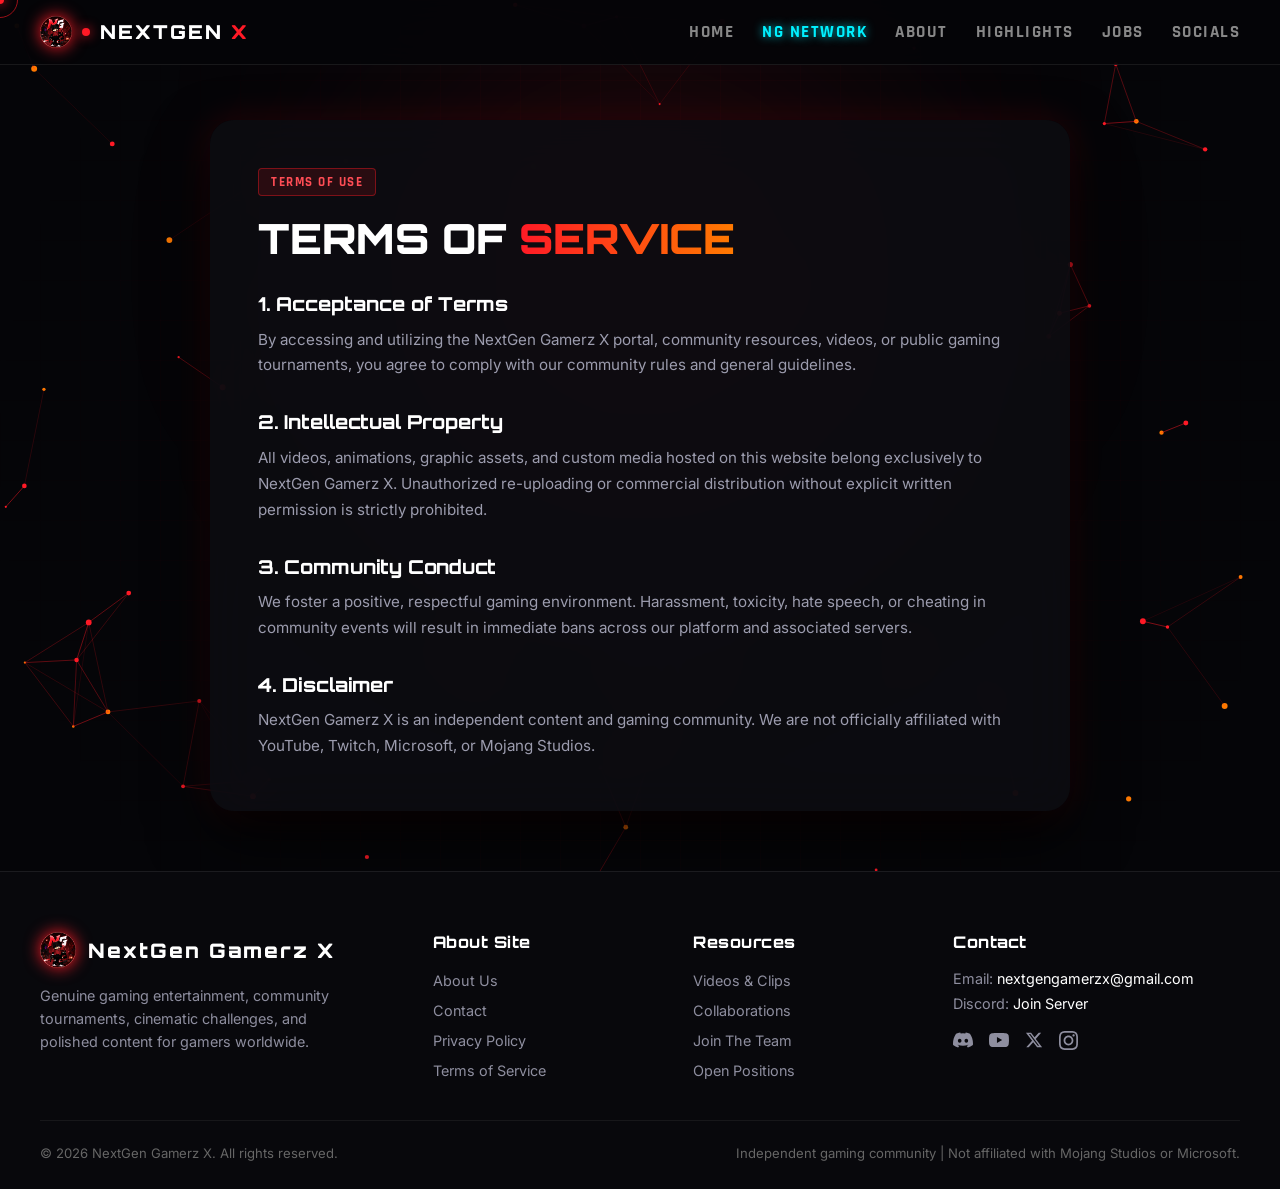
<file: terms.html>
<!DOCTYPE html>
<html lang="en">
<head>
  <meta charset="UTF-8" />
  <meta name="viewport" content="width=device-width, initial-scale=1.0, maximum-scale=5.0" />
  <title>Terms of Service | NextGen Gamerz X</title>
  
  <!-- Custom Favicon & Touch Icons -->
  <link rel="icon" type="image/png" href="images/favicon32.png" sizes="32x32" />
  <link rel="shortcut icon" href="images/faviconX.png" type="image/x-icon" />
  <link rel="apple-touch-icon" href="images/fevicon180.png" sizes="180x180" />
  <meta name="theme-color" content="#ff1a26" />

  <link rel="preconnect" href="https://fonts.googleapis.com">
  <link href="https://fonts.googleapis.com/css2?family=Orbitron:wght@700;800;900&family=Rajdhani:wght@600;700&family=Inter:wght@400;500;600&display=swap" rel="stylesheet">

  <style>
    :root {
      --bg-dark: #050508;
      --card-bg: rgba(13, 13, 18, 0.88);
      --neon-red: #ff1a26;
      --neon-orange: #ff6a00;
      --neon-cyan: #00f0ff;
      --border-color: rgba(255, 255, 255, 0.08);
      --font-display: 'Orbitron', sans-serif;
      --font-sub: 'Rajdhani', sans-serif;
      --font-body: 'Inter', sans-serif;
    }

    * { margin: 0; padding: 0; box-sizing: border-box; -webkit-tap-highlight-color: transparent; }
    html, body { width: 100%; overflow-x: hidden; background-color: var(--bg-dark); color: #fff; font-family: var(--font-body); min-height: 100vh; display: flex; flex-direction: column; justify-content: space-between; }
    ::-webkit-scrollbar { width: 8px; }
    ::-webkit-scrollbar-track { background: #030305; }
    ::-webkit-scrollbar-thumb { background: linear-gradient(180deg, var(--neon-red), var(--neon-orange)); border-radius: 4px; box-shadow: 0 0 10px rgba(255, 26, 38, 0.7); }

    .cyber-floor { position: fixed; inset: 0; background-image: linear-gradient(to right, rgba(255, 26, 38, 0.035) 1px, transparent 1px), linear-gradient(to bottom, rgba(255, 26, 38, 0.035) 1px, transparent 1px); background-size: 40px 40px; mask-image: radial-gradient(circle at 50% 50%, black 30%, transparent 85%); pointer-events: none; z-index: 0; }
    .ambient-sphere { position: fixed; top: 30%; left: 50%; transform: translate(-50%, -50%); width: min(700px, 90vw); height: min(700px, 90vw); background: radial-gradient(circle, rgba(255, 26, 38, 0.18) 0%, transparent 70%); filter: blur(130px); pointer-events: none; z-index: 0; }
    #fxCanvas { position: fixed; inset: 0; width: 100%; height: 100%; pointer-events: none; z-index: 0; }

    @media (min-width: 901px) {
      .cursor-dot { width: 8px; height: 8px; background: var(--neon-red); border-radius: 50%; position: fixed; pointer-events: none; z-index: 9999; transform: translate(-50%, -50%); box-shadow: 0 0 12px var(--neon-red); transition: transform 0.08s ease-out; }
      .cursor-ring { width: 36px; height: 36px; border: 1.5px solid rgba(255, 26, 38, 0.6); border-radius: 50%; position: fixed; pointer-events: none; z-index: 9998; transform: translate(-50%, -50%); transition: transform 0.15s ease-out, width 0.25s, height 0.25s; }
      body.hovering .cursor-ring { width: 55px; height: 55px; border-color: var(--neon-cyan); background: rgba(0, 240, 255, 0.06); }
    }
    @media (max-width: 900px) { .cursor-dot, .cursor-ring { display: none !important; } }

    .navbar { position: fixed; top: 0; left: 0; width: 100%; z-index: 1000; background: rgba(5, 5, 8, 0.9); backdrop-filter: blur(20px); border-bottom: 1px solid var(--border-color); padding: 16px 24px; }
    .nav-container { max-width: 1200px; margin: 0 auto; display: flex; justify-content: space-between; align-items: center; }
    /* Brand & Logo Styles */
    .brand-logo { font-family: var(--font-display); font-size: 1.2rem; font-weight: 900; letter-spacing: 2px; color: #fff; text-decoration: none; display: flex; align-items: center; gap: 10px; }
    .brand-img { width: 32px; height: 32px; object-fit: contain; filter: drop-shadow(0 0 8px var(--neon-red)); }
    .pulse-dot { width: 8px; height: 8px; background: var(--neon-red); border-radius: 50%; box-shadow: 0 0 12px var(--neon-red); animation: dotBlink 1.4s infinite alternate; }
    @keyframes dotBlink { 0% { opacity: 0.4; } 100% { opacity: 1; box-shadow: 0 0 20px var(--neon-red); } }
    .nav-links { display: flex; gap: 28px; list-style: none; }
    .nav-links a { font-family: var(--font-sub); font-weight: 700; font-size: 1.05rem; letter-spacing: 1.5px; text-transform: uppercase; text-decoration: none; color: #888; transition: color 0.3s; }
    .nav-links a:hover { color: #fff; border-bottom: 2px solid var(--neon-red); padding-bottom: 4px; text-shadow: 0 0 12px rgba(255, 26, 38, 0.8); }
    .menu-toggle { display: none; background: none; border: none; color: #fff; font-size: 1.6rem; cursor: pointer; }
    .mobile-menu { display: none; position: fixed; top: 65px; left: 0; width: 100%; background: #08080c; border-bottom: 1px solid rgba(255, 255, 255, 0.1); flex-direction: column; padding: 20px 24px; z-index: 999; }
    .mobile-menu.open { display: flex; }
    .mobile-menu a { padding: 12px 0; text-decoration: none; color: #ccc; font-family: var(--font-sub); font-weight: 700; text-transform: uppercase; border-bottom: 1px solid #14141c; }

    .page-center { position: relative; z-index: 1; max-width: 900px; margin: 120px auto 60px; padding: 0 20px; width: 100%; }
    .doc-card { position: relative; background: var(--card-bg); border-radius: 24px; padding: 48px; backdrop-filter: blur(25px); box-shadow: 0 25px 60px rgba(0, 0, 0, 0.9), 0 0 35px rgba(255, 26, 38, 0.15); overflow: hidden; }
    .doc-card::before { content: ''; position: absolute; inset: -2px; border-radius: 26px; padding: 2px; background: linear-gradient(90deg, transparent 40%, var(--neon-red), var(--neon-orange), transparent 60%); background-size: 300% 300%; -webkit-mask: linear-gradient(#fff 0 0) content-box, linear-gradient(#fff 0 0); -webkit-mask-composite: xor; mask: linear-gradient(#fff 0 0) content-box, linear-gradient(#fff 0 0); mask-composite: exclude; animation: laserBorder 5s linear infinite; pointer-events: none; }
    @keyframes laserBorder { 0% { background-position: 0% 50%; } 100% { background-position: 300% 50%; } }

    .badge-live { display: inline-flex; align-items: center; gap: 8px; background: rgba(255, 26, 38, 0.12); border: 1px solid rgba(255, 26, 38, 0.4); padding: 5px 12px; border-radius: 4px; font-family: var(--font-sub); font-size: 0.8rem; font-weight: 700; letter-spacing: 1.5px; color: #ff4d55; text-transform: uppercase; margin-bottom: 16px; }
    .page-title { font-family: var(--font-display); font-size: clamp(1.8rem, 4vw, 2.6rem); font-weight: 900; text-transform: uppercase; margin-bottom: 24px; }
    .shimmer-text { background: linear-gradient(90deg, #ff1a26, #ff7a00, #00f0ff, #ff1a26); background-size: 300% auto; color: transparent; background-clip: text; -webkit-background-clip: text; animation: textShimmer 4s ease infinite; }
    @keyframes textShimmer { 0% { background-position: 0% 50%; } 50% { background-position: 100% 50%; } 100% { background-position: 0% 50%; } }

    .doc-content { display: flex; flex-direction: column; gap: 24px; color: #9c9cae; font-size: 0.95rem; line-height: 1.7; }
    .doc-content h3 { font-family: var(--font-display); font-size: 1.2rem; font-weight: 800; color: #fff; margin-bottom: 6px; }
    .doc-content p { margin-bottom: 4px; }

    /* Footer */
    .site-footer { position: relative; z-index: 10; background: #08080c; border-top: 1px solid rgba(255, 255, 255, 0.08); padding: 60px 24px 28px; width: 100%; }
    .footer-container { max-width: 1200px; margin: 0 auto; }
    .footer-grid { display: grid; grid-template-columns: 1.6fr 1fr 1fr 1.3fr; gap: 40px; padding-bottom: 40px; border-bottom: 1px solid rgba(255, 255, 255, 0.06); }
    .footer-brand .brand-logo { font-family: var(--font-display); font-size: 1.25rem; font-weight: 900; color: #fff; display: flex; align-items: center; gap: 12px; text-decoration: none; margin-bottom: 16px; }
    .footer-brand .brand-img { width: 36px; height: 36px; }
    .footer-brand p { color: #8e8e9f; font-size: 0.9rem; line-height: 1.6; max-width: 320px; }
    .footer-col h4 { font-family: var(--font-display); font-size: 1rem; font-weight: 800; color: #fff; margin-bottom: 18px; letter-spacing: 0.5px; }
    .footer-col ul { list-style: none !important; padding: 0 !important; margin: 0 !important; display: flex; flex-direction: column; gap: 10px; }
    .footer-col ul li { list-style: none !important; }
    .footer-col ul li a { color: #8e8e9f; text-decoration: none; font-size: 0.9rem; transition: color 0.25s, transform 0.25s; display: inline-block; }
    .footer-col ul li a:hover { color: #fff; transform: translateX(4px); text-shadow: 0 0 10px rgba(255, 26, 38, 0.7); }
    .footer-contact p { color: #8e8e9f; font-size: 0.9rem; margin-bottom: 8px; }
    .footer-contact a { color: #fff; text-decoration: none; transition: color 0.2s; }
    .footer-contact a:hover { color: var(--neon-red); }
    .social-icons-row { display: flex; gap: 16px; margin-top: 18px; }
    .social-icons-row a { color: #8e8e9f; display: flex; align-items: center; justify-content: center; transition: color 0.3s, transform 0.3s; text-decoration: none; }
    .social-icons-row a:hover { color: var(--neon-red); transform: translateY(-3px); filter: drop-shadow(0 0 8px var(--neon-red)); }
    .footer-bottom { display: flex; justify-content: space-between; align-items: center; padding-top: 24px; font-size: 0.82rem; color: #666; flex-wrap: wrap; gap: 12px; }

    @media (max-width: 900px) {
      .nav-links { display: none; } .menu-toggle { display: block; }
      .error-card { padding: 36px 20px; }
      .footer-grid { grid-template-columns: 1fr 1fr; gap: 30px; }
    }
    @media (max-width: 600px) {
      .footer-grid { grid-template-columns: 1fr; gap: 28px; }
      .footer-bottom { flex-direction: column; text-align: center; }
    }
  </style>
</head>
<body>

  <div class="cursor-dot" id="cursorDot"></div>
  <div class="cursor-ring" id="cursorRing"></div>
  <div class="ambient-sphere"></div>
  <div class="cyber-floor"></div>
  <canvas id="fxCanvas"></canvas>

  <nav class="navbar">
    <div class="nav-container">
      <a href="index.html" class="brand-logo">
        <img src="images/logo.png" alt="NextGen Gamerz X Logo" class="brand-img" onerror="this.style.display='none'" />
        <span class="pulse-dot"></span>
        <span>NEXTGEN <span style="color:var(--neon-red)">X</span></span>
      </a>
      <ul class="nav-links">
        <li><a href="index.html">Home</a></li>
        <li><a href="network.html" style="color:var(--neon-cyan); text-shadow: 0 0 10px rgba(0,240,255,0.8);">NG Network</a></li>
        <li><a href="about.html">About</a></li>
        <li><a href="highlights.html">Highlights</a></li>
        <li><a href="jobs.html">Jobs</a></li>
        <li><a href="socials.html">Socials</a></li>
      </ul>
      <button class="menu-toggle" id="menuToggle" aria-label="Toggle Navigation">☰</button>
    </div>
  </nav>

  <div class="mobile-menu" id="mobileMenu">
    <a href="index.html">Home</a>
    <a href="network.html" style="color:var(--neon-cyan);">NG Network</a>
    <a href="about.html">About</a>
    <a href="highlights.html">Highlights</a>
    <a href="jobs.html">Jobs</a>
    <a href="socials.html">Socials</a>
  </div>

  <div class="page-center">
    <div class="doc-card">
      <div class="badge-live">TERMS OF USE</div>
      <h1 class="page-title">Terms Of <span class="shimmer-text">Service</span></h1>
      
      <div class="doc-content">
        <div>
          <h3>1. Acceptance of Terms</h3>
          <p>By accessing and utilizing the NextGen Gamerz X portal, community resources, videos, or public gaming tournaments, you agree to comply with our community rules and general guidelines.</p>
        </div>

        <div>
          <h3>2. Intellectual Property</h3>
          <p>All videos, animations, graphic assets, and custom media hosted on this website belong exclusively to NextGen Gamerz X. Unauthorized re-uploading or commercial distribution without explicit written permission is strictly prohibited.</p>
        </div>

        <div>
          <h3>3. Community Conduct</h3>
          <p>We foster a positive, respectful gaming environment. Harassment, toxicity, hate speech, or cheating in community events will result in immediate bans across our platform and associated servers.</p>
        </div>

        <div>
          <h3>4. Disclaimer</h3>
          <p>NextGen Gamerz X is an independent content and gaming community. We are not officially affiliated with YouTube, Twitch, Microsoft, or Mojang Studios.</p>
        </div>
      </div>
    </div>
  </div>

  <!-- ================= 6. FOOTER STYLE COMMUNITY FOOTER ================= -->
  <footer class="site-footer">
    <div class="footer-container">
      
      <div class="footer-grid">
        
        <!-- Column 1: Brand & Bio -->
        <div class="footer-brand">
          <a href="index.html" class="brand-logo">
            <img src="images/logo.png" alt="NextGen Gamerz X Logo" class="brand-img" onerror="this.style.display='none'" />
            <span>NextGen Gamerz X</span>
          </a>
          <p>
            Genuine gaming entertainment, community tournaments, cinematic challenges, and polished content for gamers worldwide.
          </p>
        </div>

        <!-- Column 2: About Site -->
        <div class="footer-col">
          <h4>About Site</h4>
          <ul>
            <li><a href="about.html">About Us</a></li>
            <li><a href="socials.html">Contact</a></li>
            <li><a href="privacy.html">Privacy Policy</a></li>
            <li><a href="terms.html">Terms of Service</a></li>
          </ul>
        </div>

        <!-- Column 3: Resources -->
        <div class="footer-col">
          <h4>Resources</h4>
          <ul>
            <li><a href="highlights.html">Videos & Clips</a></li>
            <li><a href="highlights.html">Collaborations</a></li>
            <li><a href="jobs.html">Join The Team</a></li>
            <li><a href="jobs.html">Open Positions</a></li>
          </ul>
        </div>

        <!-- Column 4: Contact & Socials -->
        <div class="footer-col footer-contact">
          <h4>Contact</h4>
          <p>Email: <a href="mailto:nextgengamerzx@gmail.com">nextgengamerzx@gmail.com</a></p>
          <p>Discord: <a href="https://discord.com/invite/VWnrdzvT59" target="_blank">Join Server</a></p>

          <div class="social-icons-row">
            <!-- Discord -->
            <a href="https://discord.com/invite/VWnrdzvT59" target="_blank" aria-label="Discord">
              <svg width="20" height="20" fill="currentColor" viewBox="0 0 24 24"><path d="M20.317 4.37a19.791 19.791 0 0 0-4.885-1.515.074.074 0 0 0-.079.037c-.21.375-.444.864-.608 1.25a18.27 18.27 0 0 0-5.487 0 12.64 12.64 0 0 0-.617-1.25.077.077 0 0 0-.079-.037A19.736 19.736 0 0 0 3.677 4.37a.07.07 0 0 0-.032.027C.533 9.046-.32 13.58.099 18.057a.082.082 0 0 0 .031.057 19.9 19.9 0 0 0 5.993 3.03.078.078 0 0 0 .084-.028c.462-.63.874-1.295 1.226-1.994.021-.041.001-.09-.041-.106a13.107 13.107 0 0 1-1.872-.892.077.077 0 0 1-.008-.128 10.2 10.2 0 0 0 .372-.292.074.074 0 0 1 .077-.01c3.929 1.793 8.18 1.793 12.061 0a.074.074 0 0 1 .078.01c.12.098.246.198.373.292a.077.077 0 0 1-.006.127 12.299 12.299 0 0 1-1.873.893.077.077 0 0 0-.041.107c.36.698.772 1.362 1.225 1.993a.076.076 0 0 0 .084.028 19.839 19.839 0 0 0 6.002-3.03.077.077 0 0 0 .032-.054c.5-5.177-.838-9.674-3.549-13.66a.061.061 0 0 0-.031-.028zM8.02 15.33c-1.183 0-2.157-1.085-2.157-2.419 0-1.333.956-2.419 2.157-2.419 1.21 0 2.176 1.096 2.157 2.42 0 1.333-.956 2.418-2.157 2.418zm7.975 0c-1.183 0-2.157-1.085-2.157-2.419 0-1.333.955-2.419 2.157-2.419 1.21 0 2.176 1.096 2.157 2.42 0 1.333-.946 2.418-2.157 2.418z"/></svg>
            </a>
            <!-- YouTube -->
            <a href="https://www.youtube.com/@NextGenGamerzX" target="_blank" aria-label="YouTube">
              <svg width="20" height="20" fill="currentColor" viewBox="0 0 24 24"><path d="M23.498 6.186a3.016 3.016 0 0 0-2.122-2.136C19.505 3.545 12 3.545 12 3.545s-7.505 0-9.377.505A3.017 3.017 0 0 0 .502 6.186C0 8.07 0 12 0 12s0 3.93.502 5.814a3.016 3.016 0 0 0 2.122 2.136c1.871.505 9.376.505 9.376.505s7.505 0 9.377-.505a3.015 3.015 0 0 0 2.122-2.136C24 15.93 24 12 24 12s0-3.93-.502-5.814zM9.545 15.568V8.432L15.818 12l-6.273 3.568z"/></svg>
            </a>
            <!-- Telegram / X -->
            <a href="https://t.me/NextGenGamerzOfficial" target="_blank" aria-label="Telegram">
              <svg width="18" height="18" fill="currentColor" viewBox="0 0 24 24"><path d="M18.244 2.25h3.308l-7.227 8.26 8.502 11.24H16.17l-5.214-6.817L4.99 21.75H1.68l7.73-8.835L1.254 2.25H8.08l4.713 6.231zm-1.161 17.52h1.833L7.084 4.126H5.117z"/></svg>
            </a>
            <!-- Instagram -->
            <a href="https://www.instagram.com/nextgen.gamerzx/" target="_blank" aria-label="Instagram">
              <svg width="19" height="19" fill="currentColor" viewBox="0 0 24 24"><path d="M12 2.163c3.204 0 3.584.012 4.85.07 3.252.148 4.771 1.691 4.919 4.919.058 1.265.069 1.645.069 4.849 0 3.205-.012 3.584-.069 4.849-.149 3.225-1.664 4.771-4.919 4.919-1.266.058-1.644.07-4.85.07-3.204 0-3.584-.012-4.849-.07-3.26-.149-4.771-1.699-4.919-4.92-.058-1.265-.07-1.644-.07-4.849 0-3.204.013-3.583.07-4.849.149-3.227 1.664-4.771 4.919-4.919 1.266-.057 1.645-.069 4.849-.069zm0-2.163c-3.259 0-3.667.014-4.947.072-4.358.2-6.78 2.618-6.98 6.98-.059 1.281-.073 1.689-.073 4.948 0 3.259.014 3.668.072 4.948.2 4.358 2.618 6.78 6.98 6.98 1.281.058 1.689.072 4.948.072 3.259 0 3.668-.014 4.948-.072 4.354-.2 6.782-2.618 6.979-6.98.059-1.28.073-1.689.073-4.948 0-3.259-.014-3.667-.072-4.947-.196-4.354-2.617-6.78-6.979-6.98-1.281-.059-1.69-.073-4.949-.073zm0 5.838c-3.403 0-6.162 2.759-6.162 6.162s2.759 6.163 6.162 6.163 6.162-2.759 6.162-6.163c0-3.403-2.759-6.162-6.162-6.162zm0 10.162c-2.209 0-4-1.79-4-4 0-2.209 1.791-4 4-4s4 1.791 4 4c0 2.21-1.791 4-4 4zm6.406-11.845c-.796 0-1.441.645-1.441 1.44s.645 1.44 1.441 1.44c.795 0 1.439-.645 1.439-1.44s-.644-1.44-1.439-1.44z"/></svg>
            </a>
          </div>
        </div>

      </div>

      <!-- Bottom Strip -->
      <div class="footer-bottom">
        <div>© 2026 NextGen Gamerz X. All rights reserved.</div>
        <div>Independent gaming community | Not affiliated with Mojang Studios or Microsoft.</div>
      </div>

    </div>
  </footer>

  <script>
    const dot = document.getElementById('cursorDot');
    const ring = document.getElementById('cursorRing');
    if (dot && ring) {
      document.addEventListener('mousemove', (e) => {
        dot.style.left = `${e.clientX}px`; dot.style.top = `${e.clientY}px`;
        ring.style.left = `${e.clientX}px`; ring.style.top = `${e.clientY}px`;
      });
      document.querySelectorAll('a, button').forEach(el => {
        el.addEventListener('mouseenter', () => document.body.classList.add('hovering'));
        el.addEventListener('mouseleave', () => document.body.classList.remove('hovering'));
      });
    }
    document.getElementById('menuToggle').addEventListener('click', () => {
      document.getElementById('mobileMenu').classList.toggle('open');
    });

    const canvas = document.getElementById('fxCanvas');
    const ctx = canvas.getContext('2d');
    let particles = [];
    function resizeCanvas() { canvas.width = window.innerWidth; canvas.height = window.innerHeight; }
    resizeCanvas();
    window.addEventListener('resize', resizeCanvas);
    class Node {
      constructor() {
        this.x = Math.random() * canvas.width; this.y = Math.random() * canvas.height;
        this.size = Math.random() * 2 + 1; this.speedX = Math.random() * 0.8 - 0.4; this.speedY = Math.random() * 0.8 - 0.4;
        this.color = Math.random() > 0.35 ? '#ff1a26' : '#ff7a00';
      }
      update() {
        this.x += this.speedX; this.y += this.speedY;
        if (this.x > canvas.width) this.x = 0; else if (this.x < 0) this.x = canvas.width;
        if (this.y > canvas.height) this.y = 0; else if (this.y < 0) this.y = canvas.height;
      }
      draw() { ctx.fillStyle = this.color; ctx.beginPath(); ctx.arc(this.x, this.y, this.size, 0, Math.PI * 2); ctx.fill(); }
    }
    for (let i = 0; i < Math.min(Math.floor(window.innerWidth / 16), 75); i++) particles.push(new Node());
    function animate() {
      ctx.clearRect(0, 0, canvas.width, canvas.height);
      particles.forEach(p => { p.update(); p.draw(); });
      for (let a = 0; a < particles.length; a++) {
        for (let b = a; b < particles.length; b++) {
          const dist = ((particles[a].x - particles[b].x) ** 2 + (particles[a].y - particles[b].y) ** 2) ** 0.5;
          if (dist < 110) {
            ctx.strokeStyle = `rgba(255, 26, 38, ${1 - dist / 110 * 0.85})`; ctx.lineWidth = 0.6;
            ctx.beginPath(); ctx.moveTo(particles[a].x, particles[a].y); ctx.lineTo(particles[b].x, particles[b].y); ctx.stroke();
          }
        }
      }
      requestAnimationFrame(animate);
    }
    animate();
  </script>
</body>
</html>
</file>
